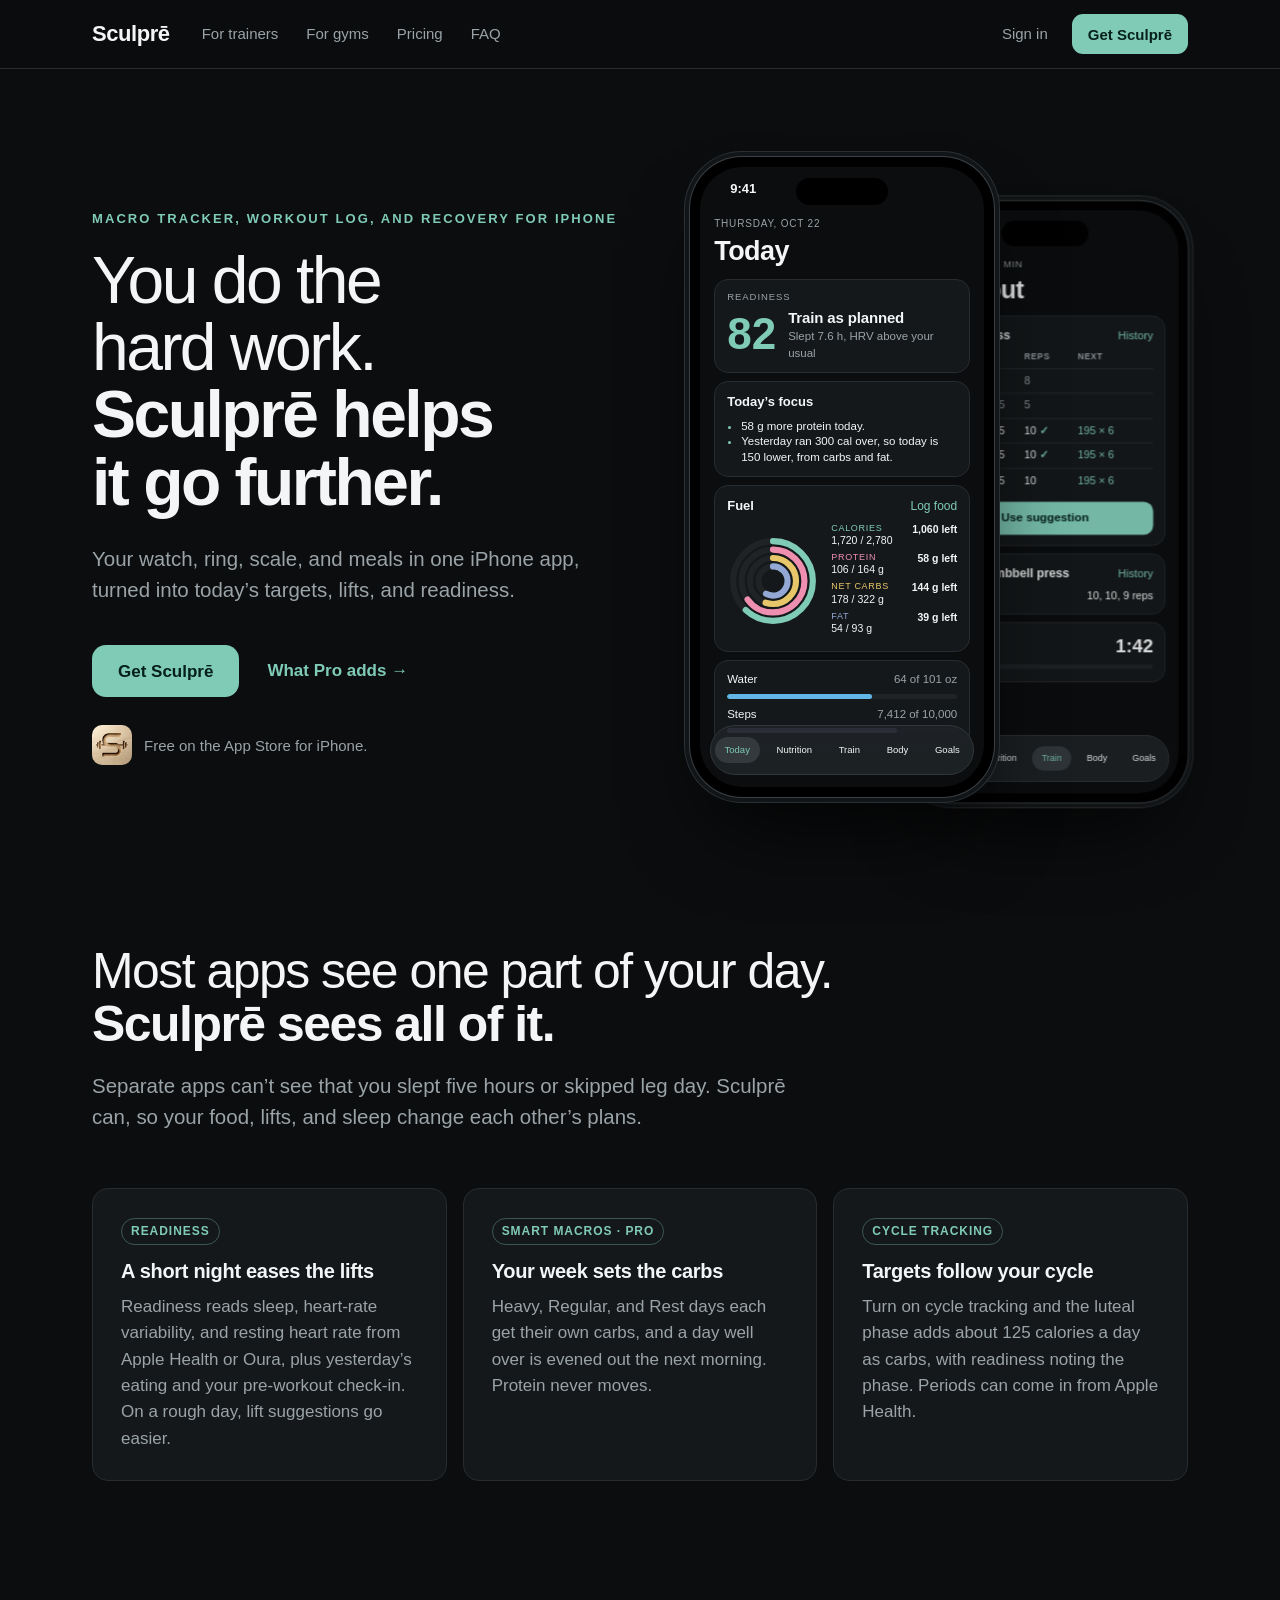
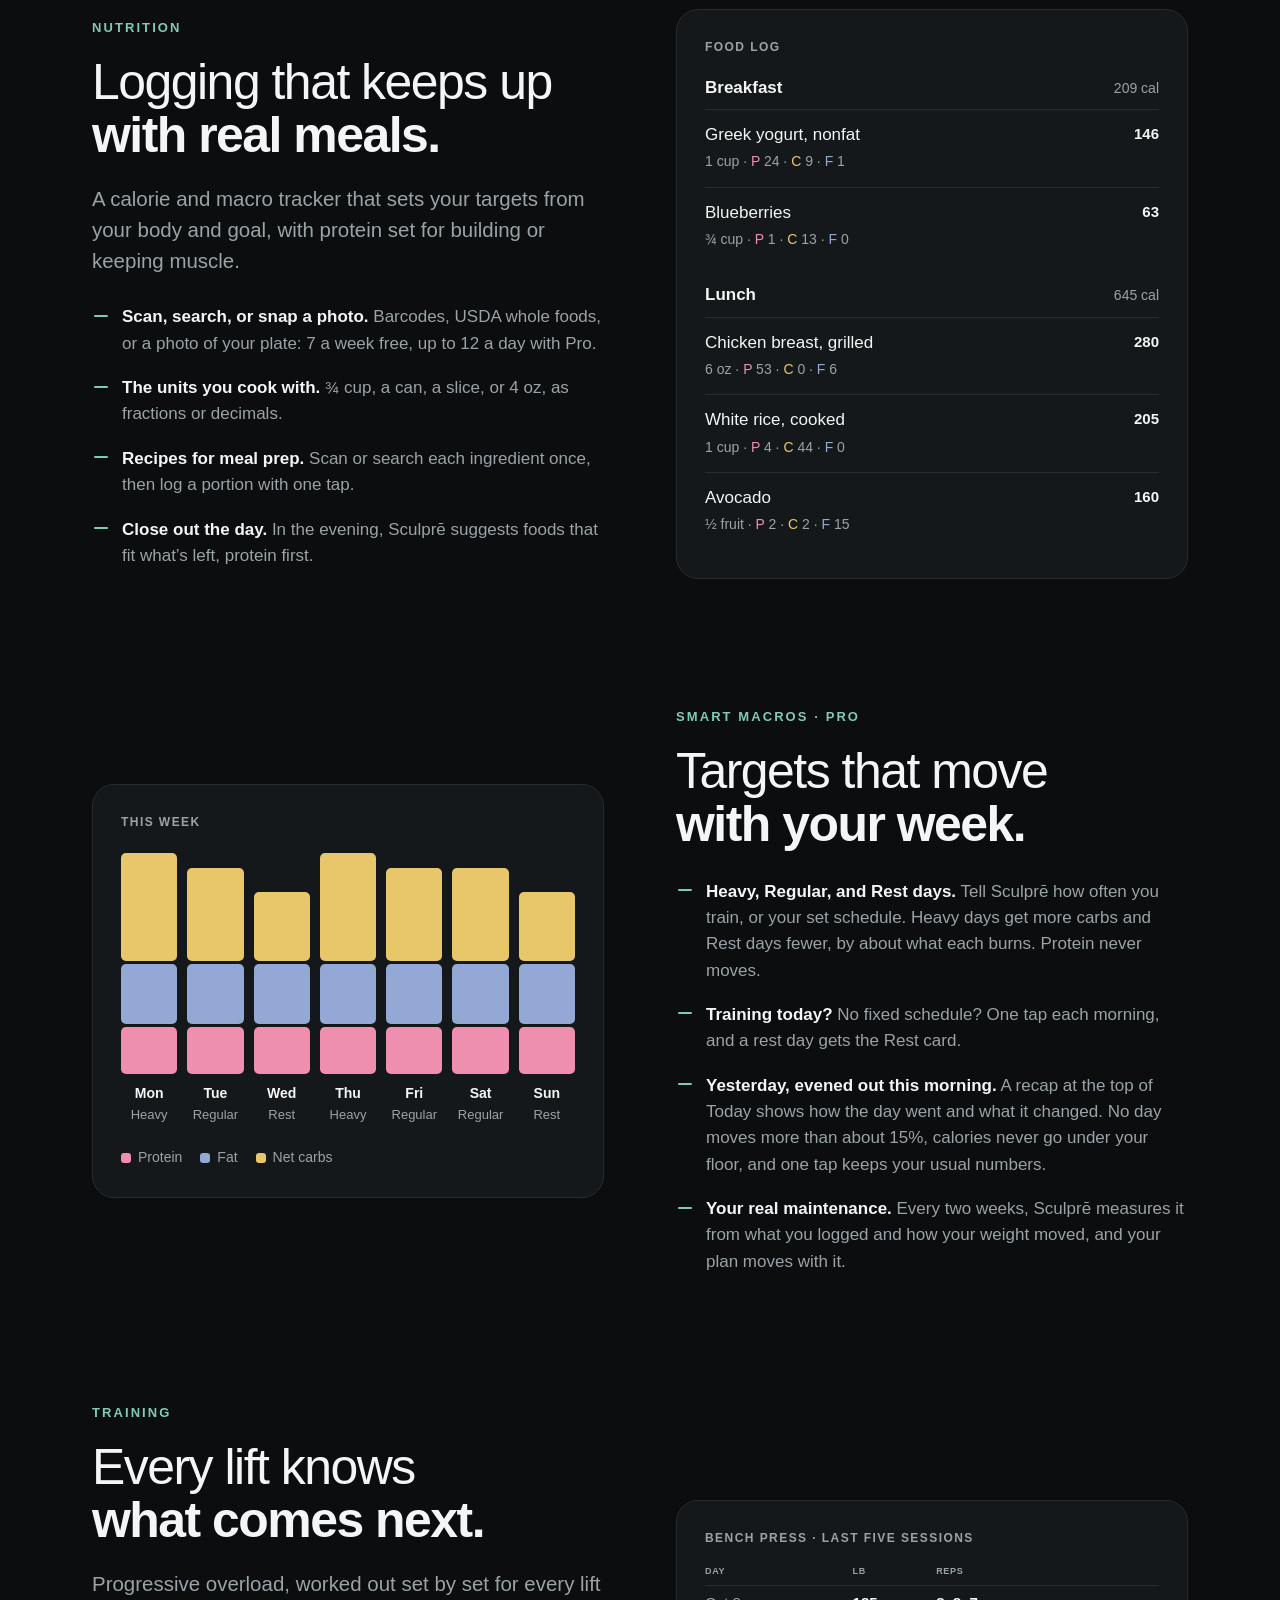
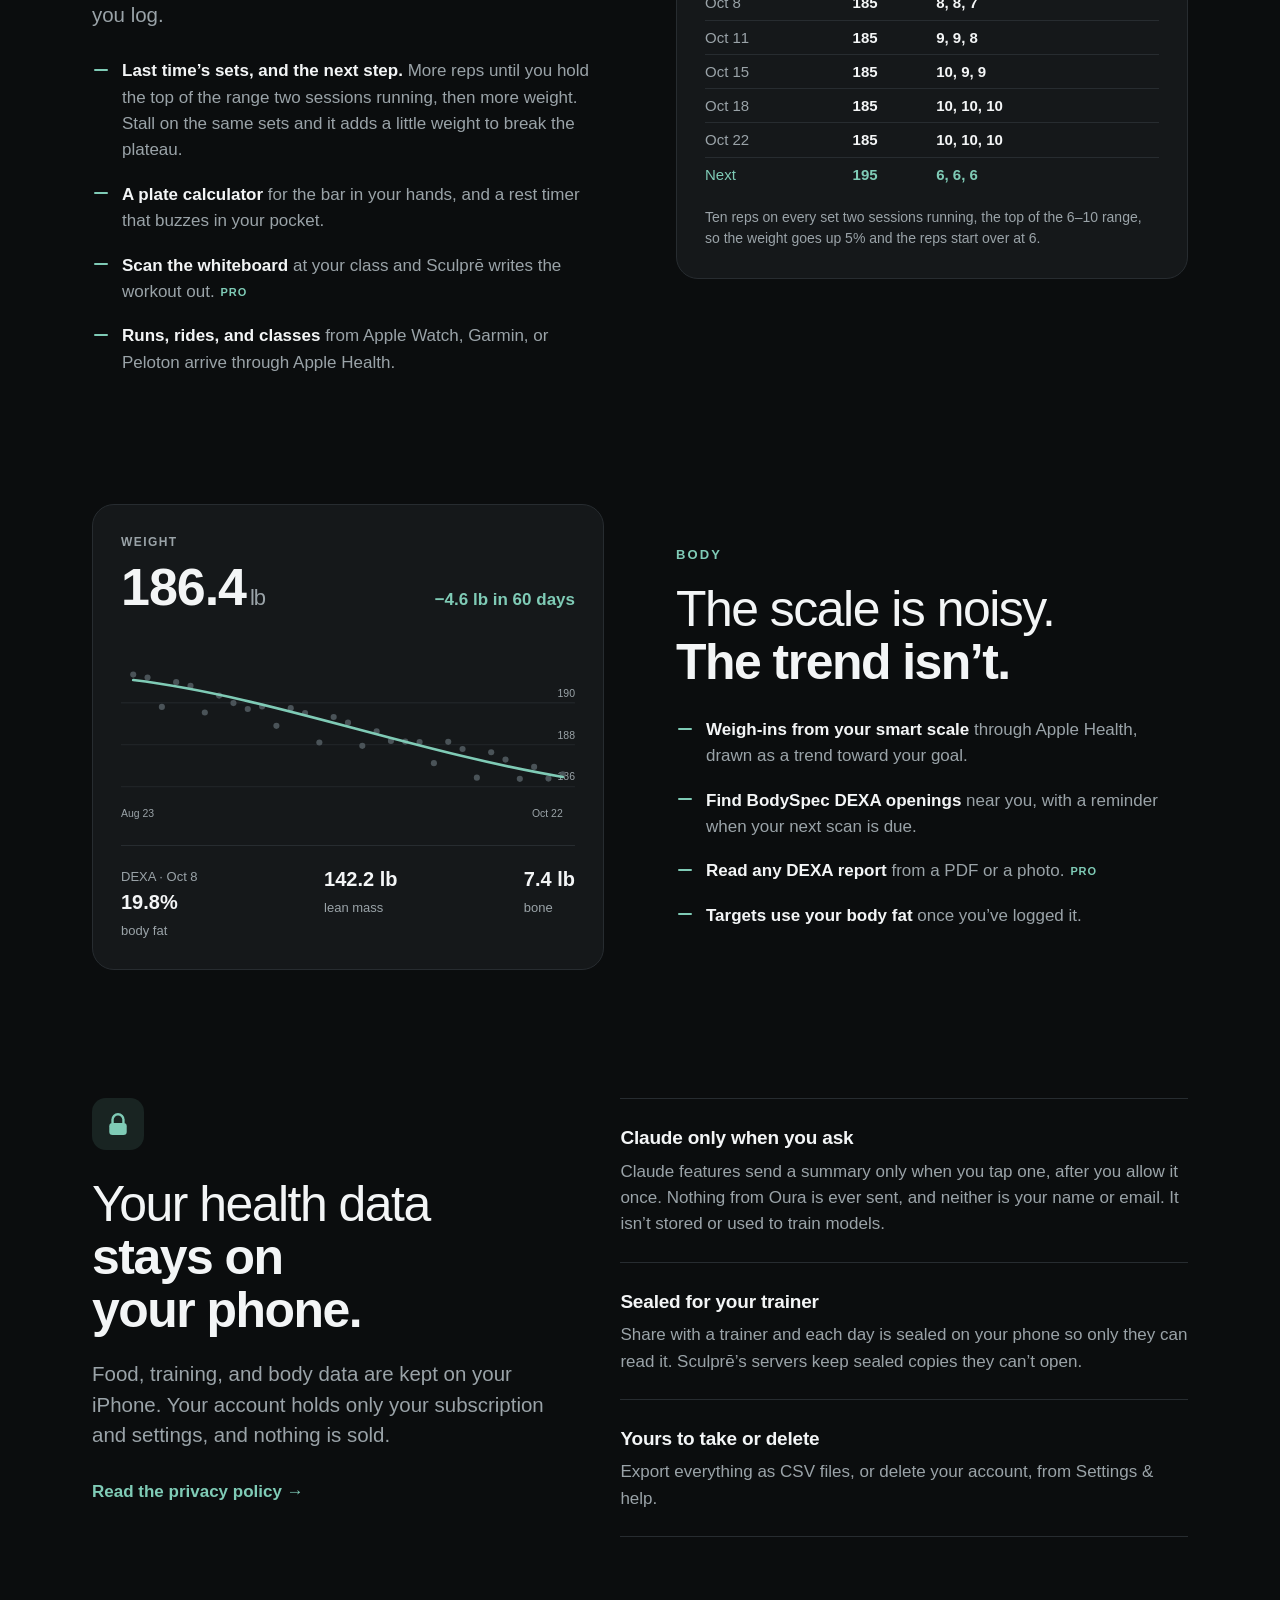
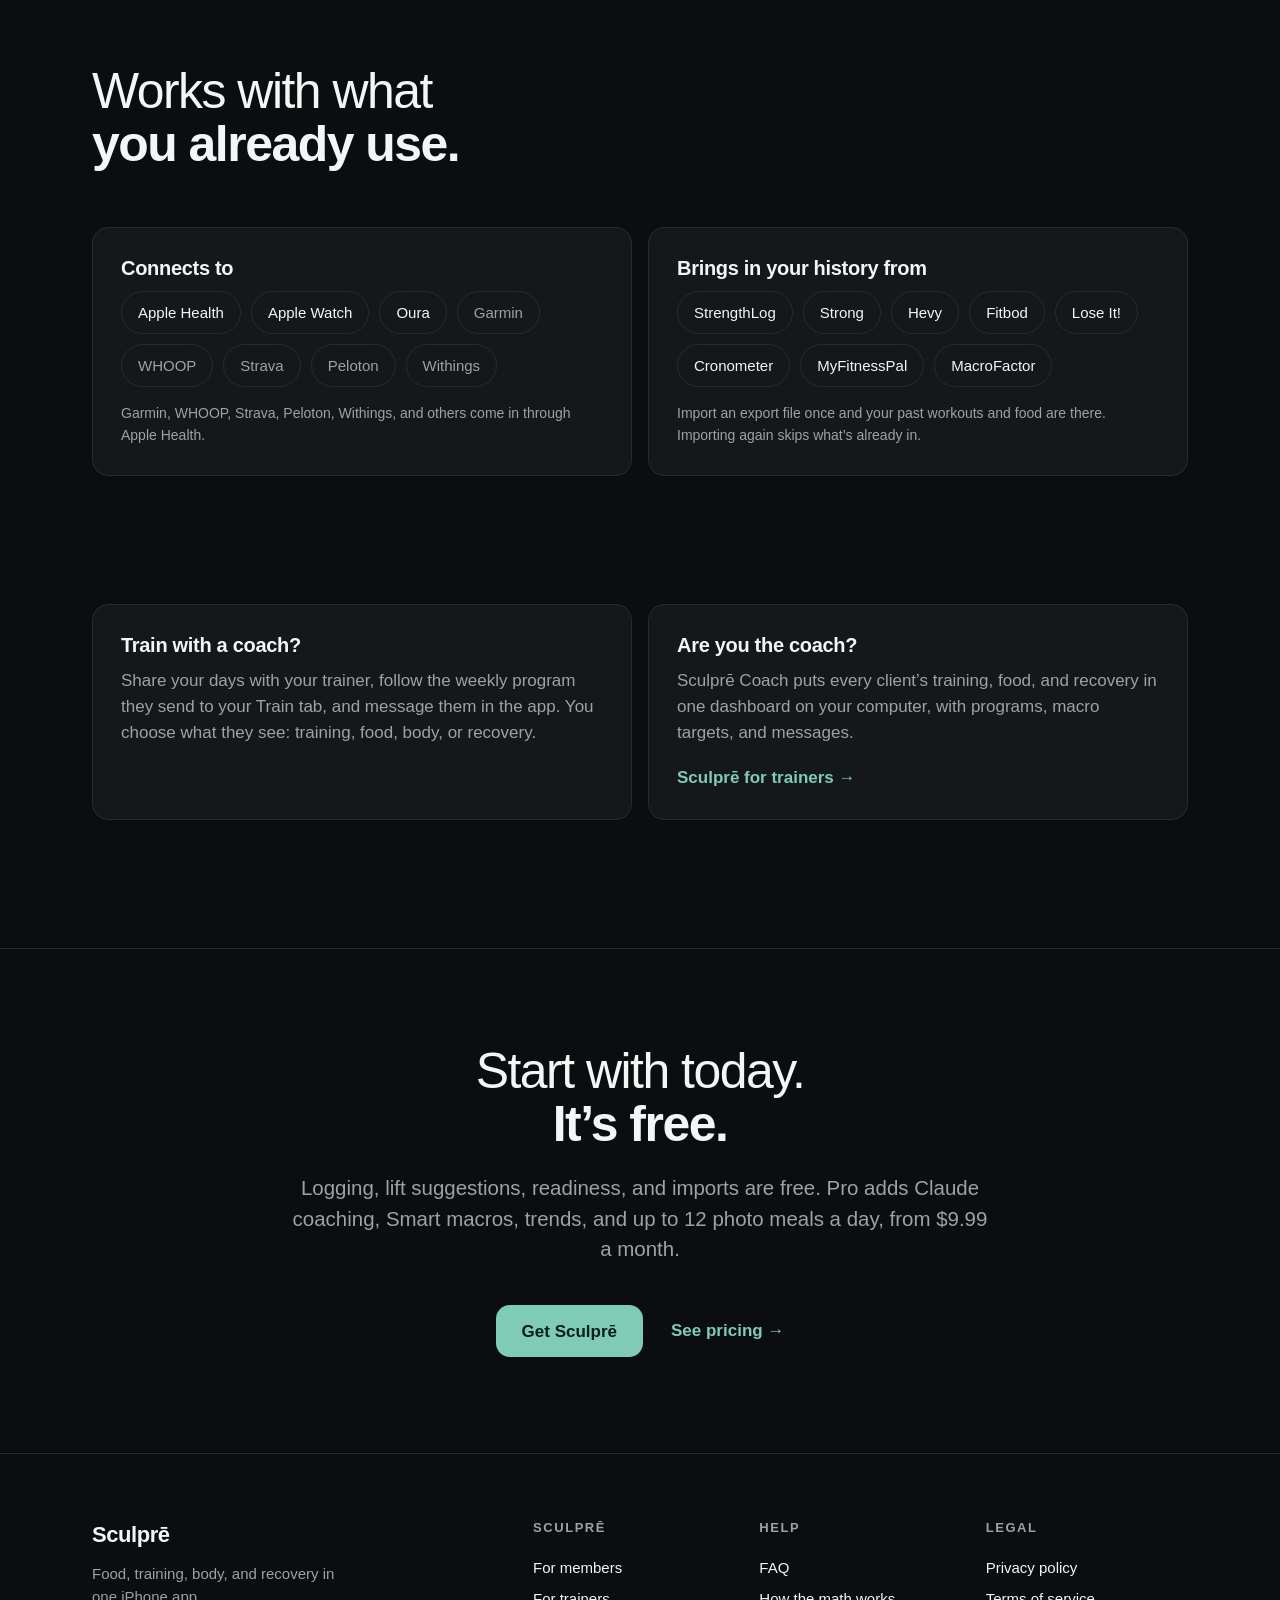
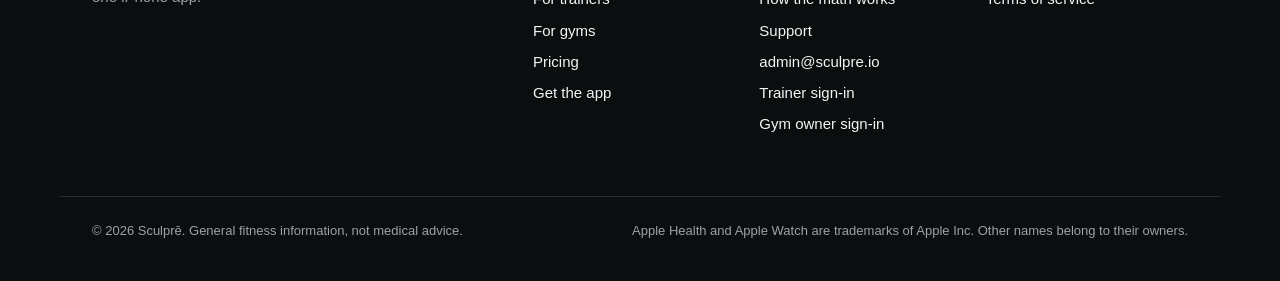
<file: index.html>
<!doctype html>
<html lang="en">
<head>
  <meta charset="utf-8">
  <meta name="viewport" content="width=device-width, initial-scale=1, viewport-fit=cover">
  <title>Sculprē: macro tracker, workout log, and recovery for iPhone</title>
  <meta name="description" content="Track food, lifts, body, and recovery in one iPhone app. Sculprē sets your macros, plans each lift’s next sets, and reads recovery from Apple Health or Oura.">
  
  <link rel="canonical" href="https://sculpre.io/">
  <meta name="theme-color" content="#0B0D0E">
  <meta name="color-scheme" content="dark">
  <meta property="og:type" content="website">
  <meta property="og:site_name" content="Sculprē">
  <meta property="og:title" content="Sculprē: macro tracker, workout log, and recovery for iPhone">
  <meta property="og:description" content="Track food, lifts, body, and recovery in one iPhone app. Sculprē sets your macros, plans each lift’s next sets, and reads recovery from Apple Health or Oura.">
  <meta property="og:url" content="https://sculpre.io/">
  <meta property="og:image" content="https://sculpre.io/assets/og.png?v=3">
  <meta property="og:image:width" content="1200">
  <meta property="og:image:height" content="630">
  <meta property="og:image:alt" content="Sculprē: you do the hard work. Sculprē helps it go further.">
  <meta property="og:locale" content="en_US">
  <meta name="twitter:card" content="summary_large_image">
  <meta name="apple-itunes-app" content="app-id=6816453981">
  <link rel="icon" type="image/png" href="/assets/icon-64.png">
  <link rel="apple-touch-icon" href="/assets/apple-touch-icon.png">
  <link rel="stylesheet" href="/assets/site.css">
  <script type="application/ld+json">{"@context":"https://schema.org","@graph":[{"@type":"Organization","@id":"https://sculpre.io/#org","name":"Sculprē","url":"https://sculpre.io/","logo":"https://sculpre.io/assets/apple-touch-icon.png","email":"admin@sculpre.io"},{"@type":"WebSite","name":"Sculprē","url":"https://sculpre.io/","publisher":{"@id":"https://sculpre.io/#org"}},{"@type":"MobileApplication","name":"Sculprē","operatingSystem":"iOS","applicationCategory":"HealthApplication","description":"A macro tracker, workout log, and recovery tracker in one iPhone app, with lift suggestions, readiness from Apple Health or Oura, and Claude coaching with Sculprē Pro.","url":"https://sculpre.io/","image":"https://sculpre.io/assets/og.png","offers":{"@type":"Offer","price":"0","priceCurrency":"USD"},"publisher":{"@id":"https://sculpre.io/#org"}}]}</script>
</head>
<body>
  <a class="skip" href="#main">Skip to content</a>
  <header class="top">
    <div class="wrap top-row">
      <a class="wordmark" href="/" aria-label="Sculprē home">Sculprē</a>
      <nav class="nav" aria-label="Main">
        <a href="/coach/">For trainers</a>
        <a href="/gyms/">For gyms</a>
        <a href="/pricing/">Pricing</a>
        <a href="/faq/">FAQ</a>
      </nav>
      <div class="top-actions">
        <a class="quiet-link hide-sm" href="https://emontiel-health.expo.app">Sign in</a>
        <a class="btn btn-sm" href="/get/">Get Sculprē</a>
      </div>
    </div>
  </header>

  <main id="main">
    <section class="hero">
      <div class="wrap hero-grid">
        <div>
          <p class="eyebrow">Macro tracker, workout log, and recovery for iPhone</p>
          <h1 class="display"><span class="thin">You do the hard work.</span> <span class="bold">Sculprē helps it go further.</span></h1>
          <p class="lead">Your watch, ring, scale, and meals in one iPhone app, turned into today’s targets, lifts, and readiness.</p>
          <div class="cta-row">
            <a class="btn" href="/get/">Get Sculprē</a>
            <a class="text-link" href="/pricing/">What Pro adds</a>
          </div>
          <p class="cta-note"><img src="/assets/icon-64.png" alt="" width="40" height="40">Free on the App Store for iPhone.</p>
        </div>

        <div class="phones" role="img" aria-label="Sculprē on iPhone: the Today screen with readiness 82 and the day’s calories and macros, and a bench press workout suggesting 195 pounds for 6 next time.">
          <div class="phone phone-back" aria-hidden="true">
            <div class="screen">
              <div class="island"></div><div class="status">9:41</div>
              <div class="s-date">Push day · 38 min</div>
              <div class="s-title">Workout</div>
              <div class="s-card">
                <div class="s-head">Bench press <span>History</span></div>
                <table class="sets">
                  <thead><tr><th>SET</th><th>LB</th><th>REPS</th><th>NEXT</th></tr></thead>
                  <tbody>
                    <tr class="wu"><td>WU1</td><td>95</td><td>8</td><td></td></tr>
                    <tr class="wu"><td>WU2</td><td>135</td><td>5</td><td></td></tr>
                    <tr><td>1</td><td>185</td><td>10 <span class="done">✓</span></td><td class="next">195 × 6</td></tr>
                    <tr><td>2</td><td>185</td><td>10 <span class="done">✓</span></td><td class="next">195 × 6</td></tr>
                    <tr><td>3</td><td>185</td><td>10</td><td class="next">195 × 6</td></tr>
                  </tbody>
                </table>
                <span class="s-btn">Use suggestion</span>
              </div>
              <div class="s-card">
                <div class="s-head">Incline dumbbell press <span>History</span></div>
                <div class="s-row"><span class="muted">3 sets · 60 lb</span><span>10, 10, 9 reps</span></div>
              </div>
              <div class="s-card">
                <div class="s-row"><span class="s-label">Rest</span><span class="num" style="font-size:20px">1:42</span></div>
                <div class="s-bar"><i style="width:15%;background:var(--accent)"></i></div>
              </div>
              <div class="s-tabs"><span>Today</span><span>Nutrition</span><span class="on">Train</span><span>Body</span><span>Goals</span></div>
            </div>
          </div>

          <div class="phone phone-front" aria-hidden="true">
            <div class="screen">
              <div class="island"></div><div class="status">9:41</div>
              <div class="s-date">Thursday, Oct 22</div>
              <div class="s-title">Today</div>
              <div class="s-card">
                <div class="s-label">Readiness</div>
                <div class="s-ready"><span class="num">82</span><div><b>Train as planned</b><small>Slept 7.6 h, HRV above your usual</small></div></div>
              </div>
              <div class="s-card">
                <div class="s-head">Today’s focus</div>
                <ul class="s-list">
                  <li>58 g more protein today.</li>
                  <li>Yesterday ran 300 cal over, so today is 150 lower, from carbs and fat.</li>
                </ul>
              </div>
              <div class="s-card">
                <div class="s-head">Fuel <span>Log food</span></div>
                <div class="s-fuel">
                  <svg class="wheel" viewBox="0 0 120 120" width="92" height="92">
                    <circle class="track" cx="60" cy="60" r="52"/><circle class="arc" cx="60" cy="60" r="52" pathLength="100" style="stroke:var(--accent);stroke-dashoffset:38"/>
                    <circle class="track" cx="60" cy="60" r="41"/><circle class="arc" cx="60" cy="60" r="41" pathLength="100" style="stroke:var(--protein);stroke-dashoffset:35"/>
                    <circle class="track" cx="60" cy="60" r="30"/><circle class="arc" cx="60" cy="60" r="30" pathLength="100" style="stroke:var(--carbs);stroke-dashoffset:45"/>
                    <circle class="track" cx="60" cy="60" r="19"/><circle class="arc" cx="60" cy="60" r="19" pathLength="100" style="stroke:var(--fat);stroke-dashoffset:42"/>
                  </svg>
                  <div>
                    <div class="s-macro"><span><em style="color:var(--accent)">Calories</em>1,720 / 2,780</span><b>1,060 left</b></div>
                    <div class="s-macro"><span><em class="m-p">Protein</em>106 / 164 g</span><b>58 g left</b></div>
                    <div class="s-macro"><span><em class="m-c">Net carbs</em>178 / 322 g</span><b>144 g left</b></div>
                    <div class="s-macro"><span><em class="m-f">Fat</em>54 / 93 g</span><b>39 g left</b></div>
                  </div>
                </div>
              </div>
              <div class="s-card">
                <div class="s-row"><span>Water</span><span class="muted">64 of 101 oz</span></div>
                <div class="s-bar"><i style="width:63%;background:var(--water)"></i></div>
                <div class="s-row" style="margin-top:8px"><span>Steps</span><span class="muted">7,412 of 10,000</span></div>
                <div class="s-bar"><i style="width:74%;background:var(--steps)"></i></div>
              </div>
              <div class="s-tabs"><span class="on">Today</span><span>Nutrition</span><span>Train</span><span>Body</span><span>Goals</span></div>
            </div>
          </div>
        </div>
      </div>
    </section>

    <section class="section">
      <div class="wrap">
        <div class="section-head">
          <h2 class="title"><span class="thin">Most apps see one part of your day.</span> <span class="bold">Sculprē sees all of it.</span></h2>
          <p class="lead">Separate apps can’t see that you slept five hours or skipped leg day. Sculprē can, so your food, lifts, and sleep change each other’s plans.</p>
        </div>
        <div class="grid-3">
          <article class="card">
            <span class="tag">READINESS</span>
            <h3>A short night eases the lifts</h3>
            <p>Readiness reads sleep, heart-rate variability, and resting heart rate from Apple Health or Oura, plus yesterday’s eating and your pre-workout check-in. On a rough day, lift suggestions go easier.</p>
          </article>
          <article class="card">
            <span class="tag">SMART MACROS · PRO</span>
            <h3>Your week sets the carbs</h3>
            <p>Heavy, Regular, and Rest days each get their own carbs, and a day well over is evened out the next morning. Protein never moves.</p>
          </article>
          <article class="card">
            <span class="tag">CYCLE TRACKING</span>
            <h3>Targets follow your cycle</h3>
            <p>Turn on cycle tracking and the luteal phase adds about 125 calories a day as carbs, with readiness noting the phase. Periods can come in from Apple Health.</p>
          </article>
        </div>
      </div>
    </section>

    <section class="section">
      <div class="wrap feature">
        <div class="feature-copy">
          <p class="eyebrow">Nutrition</p>
          <h2 class="title"><span class="thin">Logging that keeps up</span> <span class="bold">with real meals.</span></h2>
          <p class="lead">A calorie and macro tracker that sets your targets from your body and goal, with protein set for building or keeping muscle.</p>
          <ul class="points">
            <li><strong>Scan, search, or snap a photo.</strong> Barcodes, USDA whole foods, or a photo of your plate: 7 a week free, up to 12 a day with Pro.</li>
            <li><strong>The units you cook with.</strong> ¾ cup, a can, a slice, or 4 oz, as fractions or decimals.</li>
            <li><strong>Recipes for meal prep.</strong> Scan or search each ingredient once, then log a portion with one tap.</li>
            <li><strong>Close out the day.</strong> In the evening, Sculprē suggests foods that fit what’s left, protein first.</li>
          </ul>
        </div>
        <div class="panel" role="img" aria-label="A food diary: Greek yogurt and blueberries at breakfast, grilled chicken, rice, and avocado at lunch, each with protein, carbs, fat, and calories.">
          <div aria-hidden="true">
            <div class="panel-label">Food log</div>
            <div class="diary-meal">Breakfast <span class="num">209 cal</span></div>
            <div class="diary-item"><div><b>Greek yogurt, nonfat</b><small>1 cup · <span class="m-p">P</span> 24 · <span class="m-c">C</span> 9 · <span class="m-f">F</span> 1</small></div><span class="kcal num">146</span></div>
            <div class="diary-item"><div><b>Blueberries</b><small>¾ cup · <span class="m-p">P</span> 1 · <span class="m-c">C</span> 13 · <span class="m-f">F</span> 0</small></div><span class="kcal num">63</span></div>
            <div class="diary-meal">Lunch <span class="num">645 cal</span></div>
            <div class="diary-item"><div><b>Chicken breast, grilled</b><small>6 oz · <span class="m-p">P</span> 53 · <span class="m-c">C</span> 0 · <span class="m-f">F</span> 6</small></div><span class="kcal num">280</span></div>
            <div class="diary-item"><div><b>White rice, cooked</b><small>1 cup · <span class="m-p">P</span> 4 · <span class="m-c">C</span> 44 · <span class="m-f">F</span> 0</small></div><span class="kcal num">205</span></div>
            <div class="diary-item"><div><b>Avocado</b><small>½ fruit · <span class="m-p">P</span> 2 · <span class="m-c">C</span> 2 · <span class="m-f">F</span> 15</small></div><span class="kcal num">160</span></div>
          </div>
        </div>
      </div>
    </section>

    <section class="section">
      <div class="wrap feature flip">
        <div class="feature-copy">
          <p class="eyebrow">Smart macros · Pro</p>
          <h2 class="title"><span class="thin">Targets that move</span> <span class="bold">with your week.</span></h2>
          <ul class="points">
            <li><strong>Heavy, Regular, and Rest days.</strong> Tell Sculprē how often you train, or your set schedule. Heavy days get more carbs and Rest days fewer, by about what each burns. Protein never moves.</li>
            <li><strong>Training today?</strong> No fixed schedule? One tap each morning, and a rest day gets the Rest card.</li>
            <li><strong>Yesterday, evened out this morning.</strong> A recap at the top of Today shows how the day went and what it changed. No day moves more than about 15%, calories never go under your floor, and one tap keeps your usual numbers.</li>
            <li><strong>Your real maintenance.</strong> Every two weeks, Sculprē measures it from what you logged and how your weight moved, and your plan moves with it.</li>
          </ul>
        </div>
        <div class="panel" role="img" aria-label="A week of targets: Heavy days at 2,980 calories, Regular days at 2,780, and Rest days at 2,450. Only carbs change; protein and fat stay the same.">
          <div aria-hidden="true">
            <div class="panel-label">This week</div>
            <div class="week">
              <div class="week-day"><i class="c" style="height:108px"></i><i class="f" style="height:60px"></i><i class="p" style="height:47px"></i></div>
              <div class="week-day"><i class="c" style="height:93px"></i><i class="f" style="height:60px"></i><i class="p" style="height:47px"></i></div>
              <div class="week-day"><i class="c" style="height:69px"></i><i class="f" style="height:60px"></i><i class="p" style="height:47px"></i></div>
              <div class="week-day"><i class="c" style="height:108px"></i><i class="f" style="height:60px"></i><i class="p" style="height:47px"></i></div>
              <div class="week-day"><i class="c" style="height:93px"></i><i class="f" style="height:60px"></i><i class="p" style="height:47px"></i></div>
              <div class="week-day"><i class="c" style="height:93px"></i><i class="f" style="height:60px"></i><i class="p" style="height:47px"></i></div>
              <div class="week-day"><i class="c" style="height:69px"></i><i class="f" style="height:60px"></i><i class="p" style="height:47px"></i></div>
            </div>
            <div class="week-names">
              <span><b>Mon</b>Heavy</span><span><b>Tue</b>Regular</span><span><b>Wed</b>Rest</span><span><b>Thu</b>Heavy</span><span><b>Fri</b>Regular</span><span><b>Sat</b>Regular</span><span><b>Sun</b>Rest</span>
            </div>
            <div class="legend">
              <span><i style="background:var(--protein)"></i>Protein</span>
              <span><i style="background:var(--fat)"></i>Fat</span>
              <span><i style="background:var(--carbs)"></i>Net carbs</span>
            </div>
          </div>
        </div>
      </div>
    </section>

    <section class="section">
      <div class="wrap feature">
        <div class="feature-copy">
          <p class="eyebrow">Training</p>
          <h2 class="title"><span class="thin">Every lift knows</span> <span class="bold">what comes next.</span></h2>
          <p class="lead">Progressive overload, worked out set by set for every lift you log.</p>
          <ul class="points">
            <li><strong>Last time’s sets, and the next step.</strong> More reps until you hold the top of the range two sessions running, then more weight. Stall on the same sets and it adds a little weight to break the plateau.</li>
            <li><strong>A plate calculator</strong> for the bar in your hands, and a rest timer that buzzes in your pocket.</li>
            <li><strong>Scan the whiteboard</strong> at your class and Sculprē writes the workout out.<span class="pro-mark">PRO</span></li>
            <li><strong>Runs, rides, and classes</strong> from Apple Watch, Garmin, or Peloton arrive through Apple Health.</li>
          </ul>
        </div>
        <div class="panel" role="img" aria-label="Bench press, last five sessions at 185 pounds: from 8, 8, and 7 reps up to 10 on every set two sessions running, with 195 for 6 suggested next.">
          <div aria-hidden="true">
            <div class="panel-label">Bench press · last five sessions</div>
            <table class="sets" style="font-size:15px;margin-top:18px">
              <thead><tr><th>DAY</th><th>LB</th><th>REPS</th></tr></thead>
              <tbody>
                <tr><td class="muted">Oct 8</td><td class="num">185</td><td class="num">8, 8, 7</td></tr>
                <tr><td class="muted">Oct 11</td><td class="num">185</td><td class="num">9, 9, 8</td></tr>
                <tr><td class="muted">Oct 15</td><td class="num">185</td><td class="num">10, 9, 9</td></tr>
                <tr><td class="muted">Oct 18</td><td class="num">185</td><td class="num">10, 10, 10</td></tr>
                <tr><td class="muted">Oct 22</td><td class="num">185</td><td class="num">10, 10, 10</td></tr>
                <tr><td class="next">Next</td><td class="num next">195</td><td class="num next">6, 6, 6</td></tr>
              </tbody>
            </table>
            <p class="small" style="margin-top:16px">Ten reps on every set two sessions running, the top of the 6–10 range, so the weight goes up 5% and the reps start over at 6.</p>
          </div>
        </div>
      </div>
    </section>

    <section class="section">
      <div class="wrap feature flip">
        <div class="feature-copy">
          <p class="eyebrow">Body</p>
          <h2 class="title"><span class="thin">The scale is noisy.</span> <span class="bold">The trend isn’t.</span></h2>
          <ul class="points">
            <li><strong>Weigh-ins from your smart scale</strong> through Apple Health, drawn as a trend toward your goal.</li>
            <li><strong>Find BodySpec DEXA openings</strong> near you, with a reminder when your next scan is due.</li>
            <li><strong>Read any DEXA report</strong> from a PDF or a photo.<span class="pro-mark">PRO</span></li>
            <li><strong>Targets use your body fat</strong> once you’ve logged it.</li>
          </ul>
        </div>
        <div class="panel" role="img" aria-label="Weight down from 191 to 186.4 pounds over 60 days, with a DEXA scan showing 19.8% body fat.">
          <div aria-hidden="true">
            <div class="chart-top">
              <div><div class="panel-label">Weight</div><div class="num" style="margin-top:10px">186.4<small>lb</small></div></div>
              <div class="delta">−4.6 lb in 60 days</div>
            </div>
            <svg class="chart" viewBox="0 0 520 210">
              <line class="goal" x1="0" x2="520" y1="73" y2="73" style="stroke-dasharray:none;stroke:#1F2326"/><text x="520" y="66" text-anchor="end">190</text>
              <line x1="0" x2="520" y1="121" y2="121" style="stroke:#1F2326;stroke-width:1.5"/><text x="520" y="114" text-anchor="end">188</text>
              <line x1="0" x2="520" y1="169" y2="169" style="stroke:#1F2326;stroke-width:1.5"/><text x="520" y="162" text-anchor="end">186</text>
              <circle class="dot" cx="14.0" cy="40.8" r="3.5"/><circle class="dot" cx="30.4" cy="44.1" r="3.5"/><circle class="dot" cx="46.8" cy="77.8" r="3.5"/><circle class="dot" cx="63.2" cy="49.4" r="3.5"/><circle class="dot" cx="79.6" cy="53.7" r="3.5"/><circle class="dot" cx="96.0" cy="84.2" r="3.5"/><circle class="dot" cx="112.4" cy="64.8" r="3.5"/><circle class="dot" cx="128.8" cy="73.4" r="3.5"/><circle class="dot" cx="145.2" cy="80.1" r="3.5"/><circle class="dot" cx="161.6" cy="77.3" r="3.5"/><circle class="dot" cx="178.0" cy="99.5" r="3.5"/><circle class="dot" cx="194.4" cy="79.2" r="3.5"/><circle class="dot" cx="210.8" cy="84.9" r="3.5"/><circle class="dot" cx="227.2" cy="118.6" r="3.5"/><circle class="dot" cx="243.6" cy="89.4" r="3.5"/><circle class="dot" cx="260.0" cy="95.8" r="3.5"/><circle class="dot" cx="276.4" cy="122.4" r="3.5"/><circle class="dot" cx="292.8" cy="105.6" r="3.5"/><circle class="dot" cx="309.2" cy="116.7" r="3.5"/><circle class="dot" cx="325.6" cy="117.5" r="3.5"/><circle class="dot" cx="342.0" cy="118.0" r="3.5"/><circle class="dot" cx="358.4" cy="142.2" r="3.5"/><circle class="dot" cx="374.8" cy="117.8" r="3.5"/><circle class="dot" cx="391.2" cy="126.0" r="3.5"/><circle class="dot" cx="407.6" cy="158.8" r="3.5"/><circle class="dot" cx="424.0" cy="129.7" r="3.5"/><circle class="dot" cx="440.4" cy="138.1" r="3.5"/><circle class="dot" cx="456.8" cy="160.2" r="3.5"/><circle class="dot" cx="473.2" cy="146.5" r="3.5"/><circle class="dot" cx="489.6" cy="159.9" r="3.5"/><circle class="dot" cx="506.0" cy="154.9" r="3.5"/>
              <path class="trend" d="M14 47 C 170 66, 330 128, 506 158"/>
              <text x="0" y="204">Aug 23</text><text x="506" y="204" text-anchor="end">Oct 22</text>
            </svg>
            <div class="scan">
              <div><span>DEXA · Oct 8</span><b>19.8%</b><span>body fat</span></div>
              <div><b>142.2 lb</b><span>lean mass</span></div>
              <div><b>7.4 lb</b><span>bone</span></div>
            </div>
          </div>
        </div>
      </div>
    </section>

    <section class="section">
      <div class="wrap privacy">
        <div>
          <div class="lock" aria-hidden="true"><svg width="22" height="24" viewBox="0 0 20 22"><path d="M5 10V7a5 5 0 0 1 10 0v3" stroke="#7FCBB6" stroke-width="2.2" fill="none" stroke-linecap="round"/><rect x="2" y="10" width="16" height="11" rx="3" fill="#7FCBB6"/></svg></div>
          <h2 class="title"><span class="thin">Your health data</span> <span class="bold">stays on your phone.</span></h2>
          <p class="lead" style="margin-top:22px">Food, training, and body data are kept on your iPhone. Your account holds only your subscription and settings, and nothing is sold.</p>
          <p style="margin-top:28px"><a class="text-link" href="https://emontiel-health.expo.app/privacy">Read the privacy policy</a></p>
        </div>
        <div class="facts">
          <div class="fact"><h3>Claude only when you ask</h3><p>Claude features send a summary only when you tap one, after you allow it once. Nothing from Oura is ever sent, and neither is your name or email. It isn’t stored or used to train models.</p></div>
          <div class="fact"><h3>Sealed for your trainer</h3><p>Share with a trainer and each day is sealed on your phone so only they can read it. Sculprē’s servers keep sealed copies they can’t open.</p></div>
          <div class="fact"><h3>Yours to take or delete</h3><p>Export everything as CSV files, or delete your account, from Settings &amp; help.</p></div>
        </div>
      </div>
    </section>

    <section class="section">
      <div class="wrap">
        <div class="section-head">
          <h2 class="title"><span class="thin">Works with what</span> <span class="bold">you already use.</span></h2>
        </div>
        <div class="grid-2">
          <div class="card">
            <h3>Connects to</h3>
            <div class="names"><span>Apple Health</span><span>Apple Watch</span><span>Oura</span><span class="via">Garmin</span><span class="via">WHOOP</span><span class="via">Strava</span><span class="via">Peloton</span><span class="via">Withings</span></div>
            <p class="small" style="margin-top:16px">Garmin, WHOOP, Strava, Peloton, Withings, and others come in through Apple Health.</p>
          </div>
          <div class="card">
            <h3>Brings in your history from</h3>
            <div class="names"><span>StrengthLog</span><span>Strong</span><span>Hevy</span><span>Fitbod</span><span>Lose It!</span><span>Cronometer</span><span>MyFitnessPal</span><span>MacroFactor</span></div>
            <p class="small" style="margin-top:16px">Import an export file once and your past workouts and food are there. Importing again skips what’s already in.</p>
          </div>
        </div>
      </div>
    </section>

    <section class="section">
      <div class="wrap grid-2">
        <div class="card">
          <h3>Train with a coach?</h3>
          <p>Share your days with your trainer, follow the weekly program they send to your Train tab, and message them in the app. You choose what they see: training, food, body, or recovery.</p>
        </div>
        <div class="card">
          <h3>Are you the coach?</h3>
          <p>Sculprē Coach puts every client’s training, food, and recovery in one dashboard on your computer, with programs, macro targets, and messages.</p>
          <p style="margin-top:18px"><a class="text-link" href="/coach/">Sculprē for trainers</a></p>
        </div>
      </div>
    </section>

    <section class="closing">
      <div class="wrap">
        <h2 class="title"><span class="thin">Start with today.</span> <span class="bold">It’s free.</span></h2>
        <p class="lead" style="margin:22px auto 0">Logging, lift suggestions, readiness, and imports are free. Pro adds Claude coaching, Smart macros, trends, and up to 12 photo meals a day, from $9.99 a month.</p>
        <div class="cta-row">
          <a class="btn" href="/get/">Get Sculprē</a>
          <a class="text-link" href="/pricing/">See pricing</a>
        </div>
      </div>
    </section>

  </main>

  <footer class="foot">
    <div class="wrap foot-grid">
      <div class="foot-brand">
        <a class="wordmark" href="/">Sculprē</a>
        <p>Food, training, body, and recovery in one iPhone app.</p>
      </div>
      <nav class="foot-links" aria-label="Footer">
        <div>
          <p class="foot-h">Sculprē</p>
          <a href="/">For members</a>
          <a href="/coach/">For trainers</a>
          <a href="/gyms/">For gyms</a>
          <a href="/pricing/">Pricing</a>
          <a href="/get/">Get the app</a>
        </div>
        <div>
          <p class="foot-h">Help</p>
          <a href="/faq/">FAQ</a>
          <a href="/how-it-works/">How the math works</a>
          <a href="https://emontiel-health.expo.app/support">Support</a>
          <a href="mailto:admin@sculpre.io">admin@sculpre.io</a>
          <a href="https://emontiel-health.expo.app">Trainer sign-in</a>
          <a href="https://emontiel-health.expo.app/gym">Gym owner sign-in</a>
        </div>
        <div>
          <p class="foot-h">Legal</p>
          <a href="https://emontiel-health.expo.app/privacy">Privacy policy</a>
          <a href="https://emontiel-health.expo.app/terms">Terms of service</a>
        </div>
      </nav>
    </div>
    <div class="wrap foot-base">
      <p>© 2026 Sculprē. General fitness information, not medical advice.</p>
      <p>Apple Health and Apple Watch are trademarks of Apple Inc. Other names belong to their owners.</p>
    </div>
  </footer>
</body>
</html>
</file>
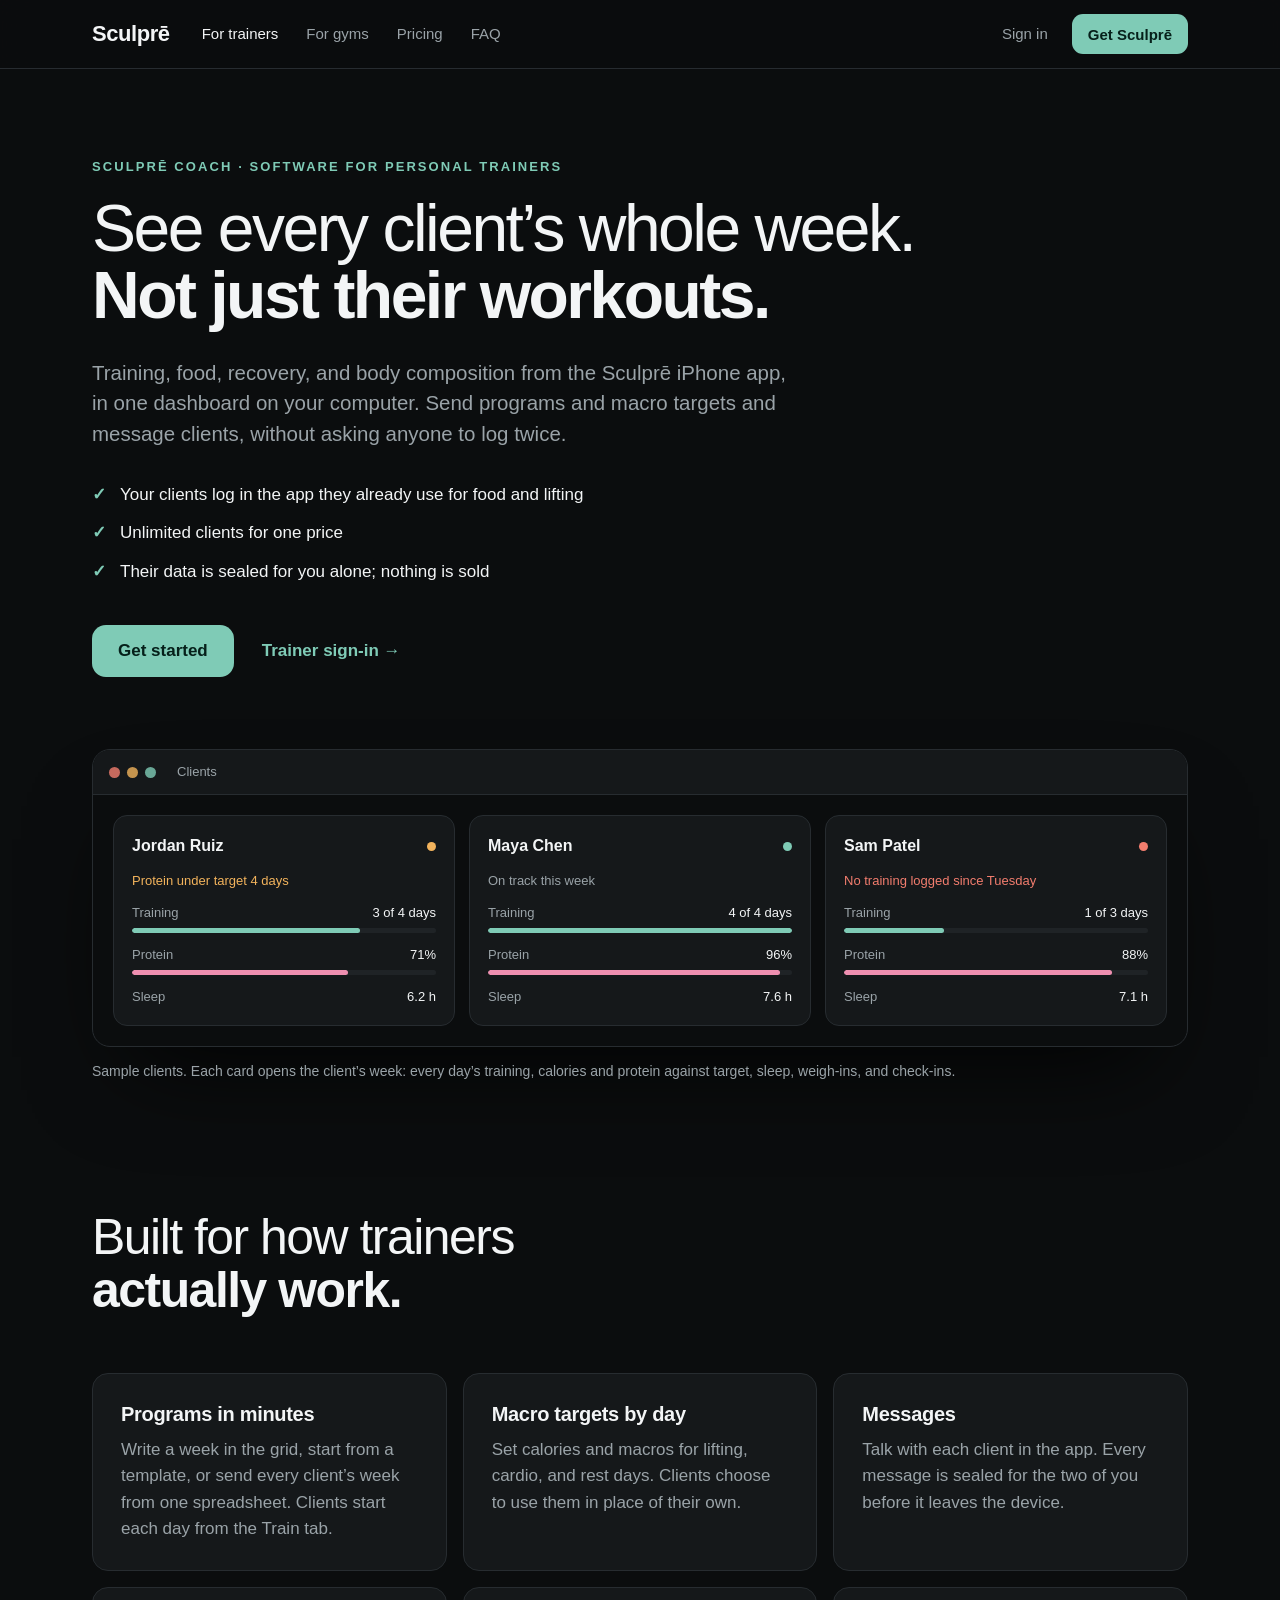
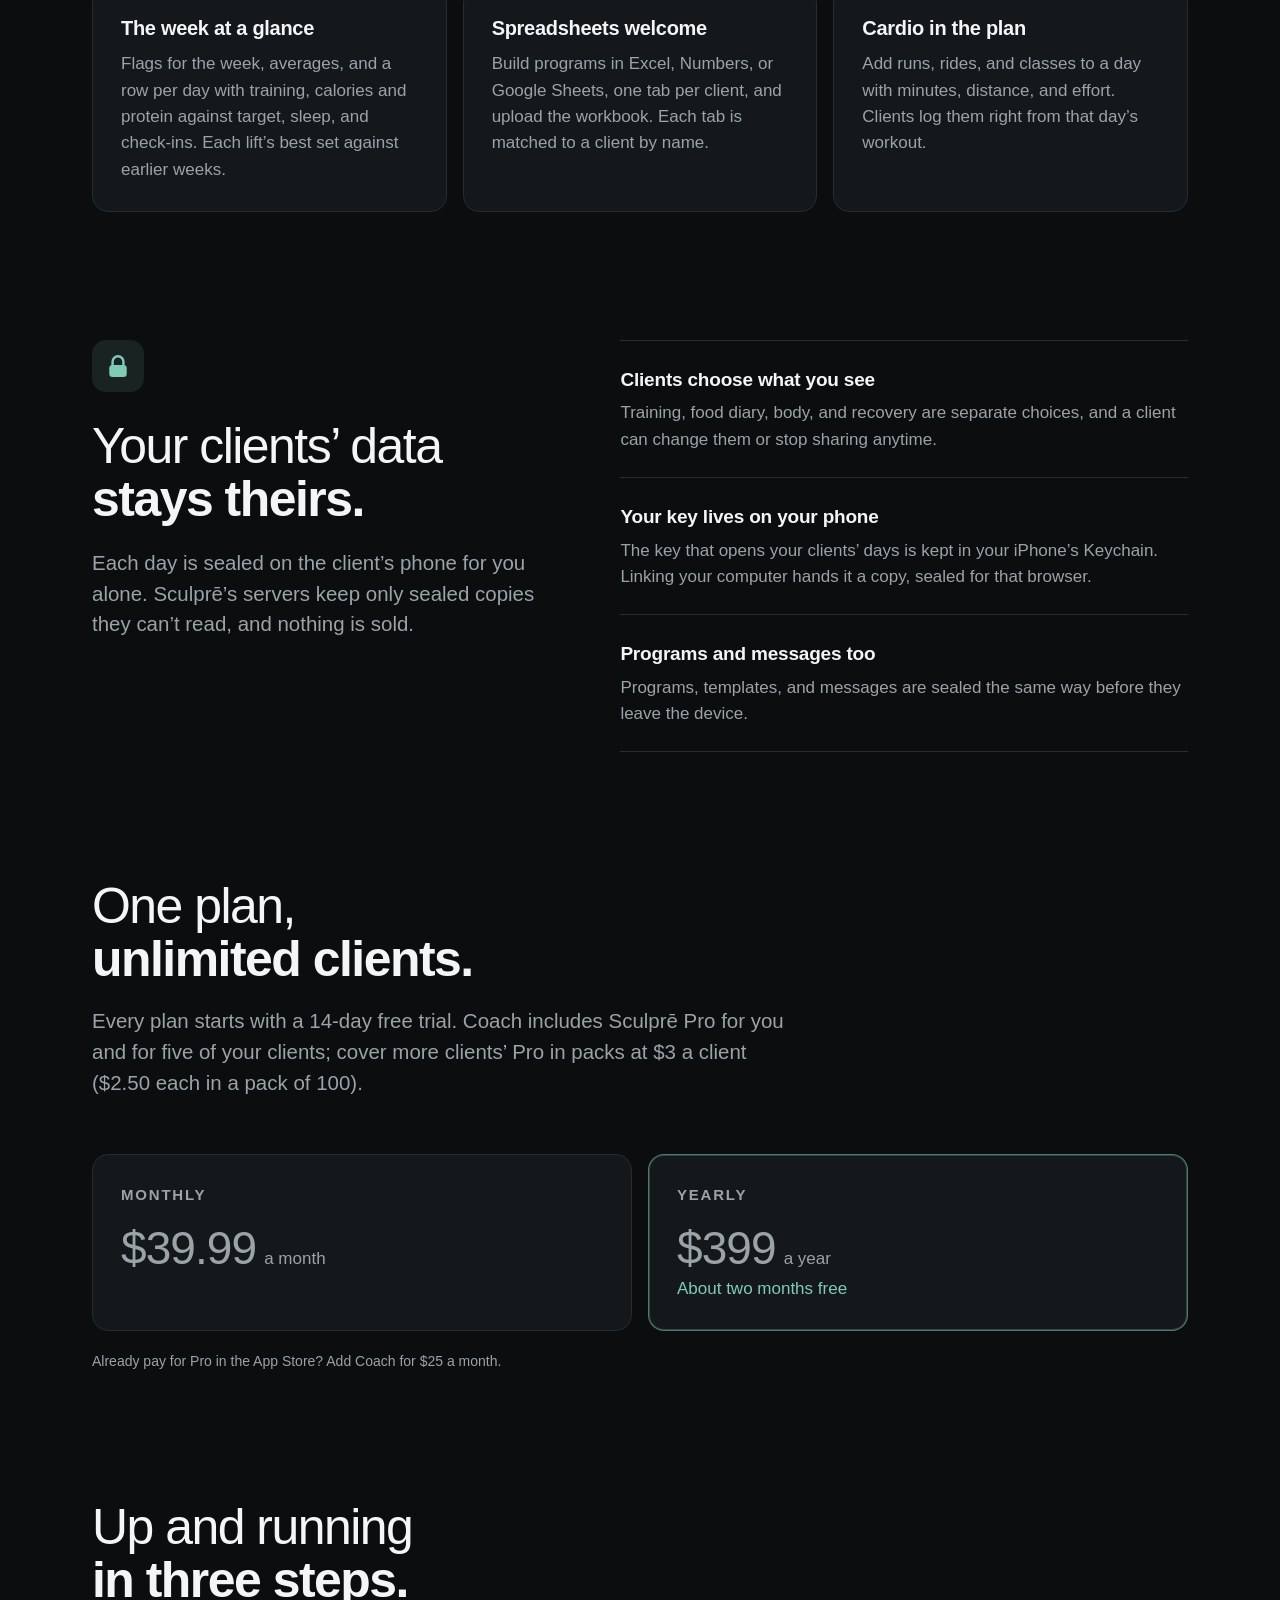
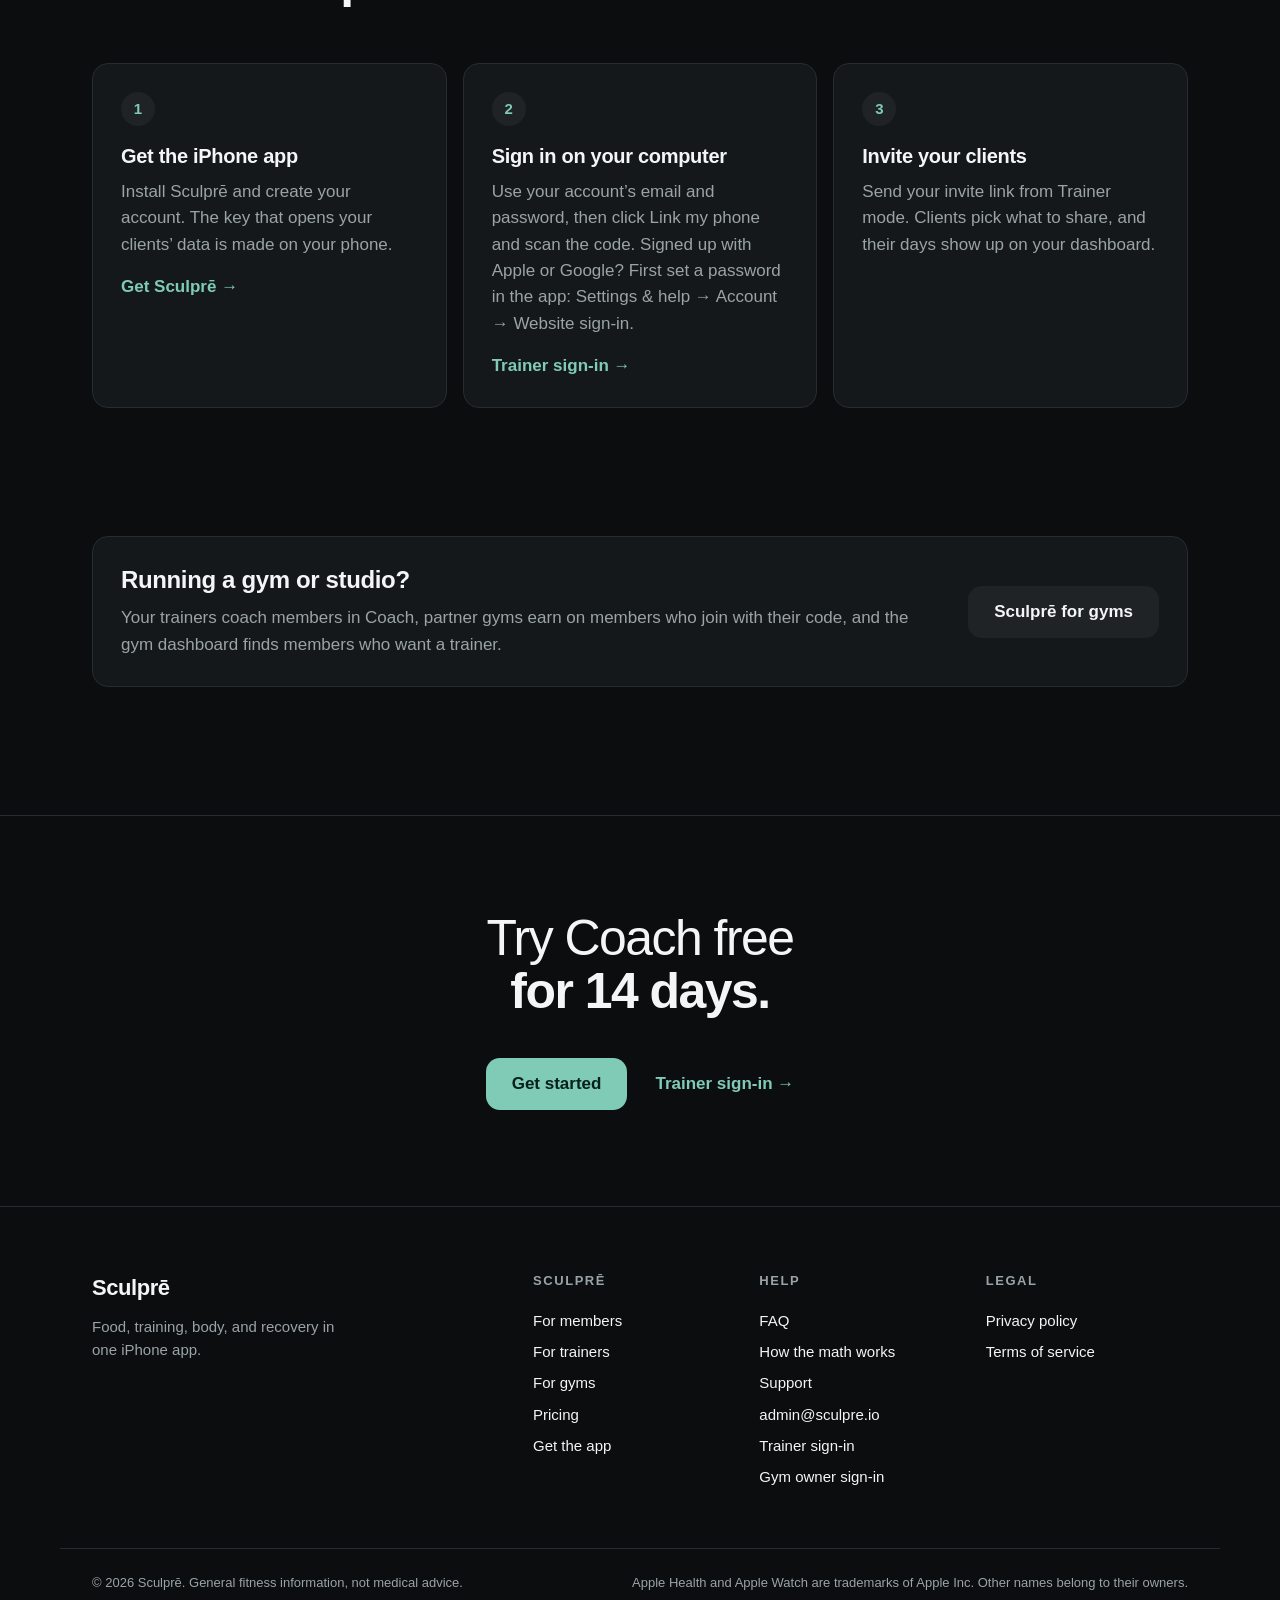
<file: coach/index.html>
<!doctype html>
<html lang="en">
<head>
  <meta charset="utf-8">
  <meta name="viewport" content="width=device-width, initial-scale=1, viewport-fit=cover">
  <title>Sculprē Coach: online coaching software for personal trainers</title>
  <meta name="description" content="Every client’s training, food, sleep, and body data in one dashboard. Send programs and macro targets and message clients. Unlimited clients for $39.99 a month.">
  
  <link rel="canonical" href="https://sculpre.io/coach/">
  <meta name="theme-color" content="#0B0D0E">
  <meta name="color-scheme" content="dark">
  <meta property="og:type" content="website">
  <meta property="og:site_name" content="Sculprē">
  <meta property="og:title" content="Sculprē Coach: online coaching software for personal trainers">
  <meta property="og:description" content="Every client’s training, food, sleep, and body data in one dashboard. Send programs and macro targets and message clients. Unlimited clients for $39.99 a month.">
  <meta property="og:url" content="https://sculpre.io/coach/">
  <meta property="og:image" content="https://sculpre.io/assets/og.png?v=3">
  <meta property="og:image:width" content="1200">
  <meta property="og:image:height" content="630">
  <meta property="og:image:alt" content="Sculprē: you do the hard work. Sculprē helps it go further.">
  <meta property="og:locale" content="en_US">
  <meta name="twitter:card" content="summary_large_image">
  <meta name="apple-itunes-app" content="app-id=6816453981">
  <link rel="icon" type="image/png" href="/assets/icon-64.png">
  <link rel="apple-touch-icon" href="/assets/apple-touch-icon.png">
  <link rel="stylesheet" href="/assets/site.css">
  <script type="application/ld+json">{"@context":"https://schema.org","@graph":[{"@type":"SoftwareApplication","name":"Sculprē Coach","operatingSystem":"Web","applicationCategory":"BusinessApplication","description":"Coaching software for personal trainers: clients’ training, food, recovery, and body composition from the Sculprē iPhone app in one dashboard, with programs, macro targets, and messages.","url":"https://sculpre.io/coach/","offers":[{"@type":"Offer","name":"Monthly","price":"39.99","priceCurrency":"USD"},{"@type":"Offer","name":"Yearly","price":"399","priceCurrency":"USD"}],"publisher":{"@type":"Organization","name":"Sculprē","url":"https://sculpre.io/"}},{"@type":"BreadcrumbList","itemListElement":[{"@type":"ListItem","position":1,"name":"Sculprē","item":"https://sculpre.io/"},{"@type":"ListItem","position":2,"name":"Sculprē Coach","item":"https://sculpre.io/coach/"}]}]}</script>
</head>
<body>
  <a class="skip" href="#main">Skip to content</a>
  <header class="top">
    <div class="wrap top-row">
      <a class="wordmark" href="/" aria-label="Sculprē home">Sculprē</a>
      <nav class="nav" aria-label="Main">
        <a href="/coach/" aria-current="page">For trainers</a>
        <a href="/gyms/">For gyms</a>
        <a href="/pricing/">Pricing</a>
        <a href="/faq/">FAQ</a>
      </nav>
      <div class="top-actions">
        <a class="quiet-link hide-sm" href="https://emontiel-health.expo.app">Sign in</a>
        <a class="btn btn-sm" href="/get/">Get Sculprē</a>
      </div>
    </div>
  </header>

  <main id="main">
    <section class="hero">
      <div class="wrap">
        <div style="max-width:860px">
          <p class="eyebrow">Sculprē Coach · Software for personal trainers</p>
          <h1 class="display"><span class="thin">See every client’s whole week.</span> <span class="bold">Not just their workouts.</span></h1>
          <p class="lead">Training, food, recovery, and body composition from the Sculprē iPhone app, in one dashboard on your computer. Send programs and macro targets and message clients, without asking anyone to log twice.</p>
          <ul class="checks">
            <li>Your clients log in the app they already use for food and lifting</li>
            <li>Unlimited clients for one price</li>
            <li>Their data is sealed for you alone; nothing is sold</li>
          </ul>
          <div class="cta-row">
            <a class="btn" href="#start">Get started</a>
            <a class="text-link" href="https://emontiel-health.expo.app">Trainer sign-in</a>
          </div>
        </div>

        <div class="browser" style="margin-top:72px" role="img" aria-label="The Coach dashboard with three sample clients: Jordan Ruiz with protein under target 4 days, Maya Chen on track, and Sam Patel with no training logged since Tuesday.">
          <div class="browser-bar" aria-hidden="true"><i style="background:#F27D6E"></i><i style="background:#F2B35C"></i><i style="background:#7FCBB6"></i><span>Clients</span></div>
          <div class="browser-body" aria-hidden="true">
            <div class="client">
              <div class="client-name">Jordan Ruiz <i style="background:var(--warn)"></i></div>
              <div class="flag" style="color:var(--warn)">Protein under target 4 days</div>
              <div><div class="row"><span>Training</span><b>3 of 4 days</b></div><div class="bar"><i style="width:75%;background:var(--accent)"></i></div></div>
              <div><div class="row"><span>Protein</span><b>71%</b></div><div class="bar"><i style="width:71%;background:var(--protein)"></i></div></div>
              <div class="row"><span>Sleep</span><b>6.2 h</b></div>
            </div>
            <div class="client">
              <div class="client-name">Maya Chen <i style="background:var(--accent)"></i></div>
              <div class="flag muted">On track this week</div>
              <div><div class="row"><span>Training</span><b>4 of 4 days</b></div><div class="bar"><i style="width:100%;background:var(--accent)"></i></div></div>
              <div><div class="row"><span>Protein</span><b>96%</b></div><div class="bar"><i style="width:96%;background:var(--protein)"></i></div></div>
              <div class="row"><span>Sleep</span><b>7.6 h</b></div>
            </div>
            <div class="client">
              <div class="client-name">Sam Patel <i style="background:var(--bad)"></i></div>
              <div class="flag" style="color:var(--bad)">No training logged since Tuesday</div>
              <div><div class="row"><span>Training</span><b>1 of 3 days</b></div><div class="bar"><i style="width:33%;background:var(--accent)"></i></div></div>
              <div><div class="row"><span>Protein</span><b>88%</b></div><div class="bar"><i style="width:88%;background:var(--protein)"></i></div></div>
              <div class="row"><span>Sleep</span><b>7.1 h</b></div>
            </div>
          </div>
        </div>
        <p class="small" style="margin-top:14px">Sample clients. Each card opens the client’s week: every day’s training, calories and protein against target, sleep, weigh-ins, and check-ins.</p>
      </div>
    </section>

    <section class="section">
      <div class="wrap">
        <div class="section-head">
          <h2 class="title"><span class="thin">Built for how trainers</span> <span class="bold">actually work.</span></h2>
        </div>
        <div class="grid-3">
          <article class="card"><h3>Programs in minutes</h3><p>Write a week in the grid, start from a template, or send every client’s week from one spreadsheet. Clients start each day from the Train tab.</p></article>
          <article class="card"><h3>Macro targets by day</h3><p>Set calories and macros for lifting, cardio, and rest days. Clients choose to use them in place of their own.</p></article>
          <article class="card"><h3>Messages</h3><p>Talk with each client in the app. Every message is sealed for the two of you before it leaves the device.</p></article>
          <article class="card"><h3>The week at a glance</h3><p>Flags for the week, averages, and a row per day with training, calories and protein against target, sleep, and check-ins. Each lift’s best set against earlier weeks.</p></article>
          <article class="card"><h3>Spreadsheets welcome</h3><p>Build programs in Excel, Numbers, or Google Sheets, one tab per client, and upload the workbook. Each tab is matched to a client by name.</p></article>
          <article class="card"><h3>Cardio in the plan</h3><p>Add runs, rides, and classes to a day with minutes, distance, and effort. Clients log them right from that day’s workout.</p></article>
        </div>
      </div>
    </section>

    <section class="section">
      <div class="wrap privacy">
        <div>
          <div class="lock" aria-hidden="true"><svg width="22" height="24" viewBox="0 0 20 22"><path d="M5 10V7a5 5 0 0 1 10 0v3" stroke="#7FCBB6" stroke-width="2.2" fill="none" stroke-linecap="round"/><rect x="2" y="10" width="16" height="11" rx="3" fill="#7FCBB6"/></svg></div>
          <h2 class="title"><span class="thin">Your clients’ data</span> <span class="bold">stays theirs.</span></h2>
          <p class="lead" style="margin-top:22px">Each day is sealed on the client’s phone for you alone. Sculprē’s servers keep only sealed copies they can’t read, and nothing is sold.</p>
        </div>
        <div class="facts">
          <div class="fact"><h3>Clients choose what you see</h3><p>Training, food diary, body, and recovery are separate choices, and a client can change them or stop sharing anytime.</p></div>
          <div class="fact"><h3>Your key lives on your phone</h3><p>The key that opens your clients’ days is kept in your iPhone’s Keychain. Linking your computer hands it a copy, sealed for that browser.</p></div>
          <div class="fact"><h3>Programs and messages too</h3><p>Programs, templates, and messages are sealed the same way before they leave the device.</p></div>
        </div>
      </div>
    </section>

    <section class="section">
      <div class="wrap">
        <div class="section-head">
          <h2 class="title"><span class="thin">One plan,</span> <span class="bold">unlimited clients.</span></h2>
          <p class="lead">Every plan starts with a 14-day free trial. Coach includes Sculprē Pro for you and for five of your clients; cover more clients’ Pro in packs at $3 a client ($2.50 each in a pack of 100).</p>
        </div>
        <div class="grid-2">
          <div class="card plan"><div class="plan-name">Monthly</div><div class="price"><span class="num">$39.99</span><span>a month</span></div></div>
          <div class="card plan featured"><div class="plan-name">Yearly</div><div class="price"><span class="num">$399</span><span>a year</span></div><p style="color:var(--accent)">About two months free</p></div>
        </div>
        <p class="small" style="margin-top:20px">Already pay for Pro in the App Store? Add Coach for $25 a month.</p>
      </div>
    </section>

    <section class="section" id="start">
      <div class="wrap">
        <div class="section-head">
          <h2 class="title"><span class="thin">Up and running</span> <span class="bold">in three steps.</span></h2>
        </div>
        <ol class="steps-list">
          <li class="card"><h3>Get the iPhone app</h3><p>Install Sculprē and create your account. The key that opens your clients’ data is made on your phone.</p><p style="margin-top:16px"><a class="text-link" href="/get/">Get Sculprē</a></p></li>
          <li class="card"><h3>Sign in on your computer</h3><p>Use your account’s email and password, then click Link my phone and scan the code. Signed up with Apple or Google? First set a password in the app: Settings &amp; help → Account → Website sign-in.</p><p style="margin-top:16px"><a class="text-link" href="https://emontiel-health.expo.app">Trainer sign-in</a></p></li>
          <li class="card"><h3>Invite your clients</h3><p>Send your invite link from Trainer mode. Clients pick what to share, and their days show up on your dashboard.</p></li>
        </ol>
      </div>
    </section>

    <section class="section">
      <div class="wrap">
        <div class="card band">
          <div>
            <h3 style="font-size:24px">Running a gym or studio?</h3>
            <p>Your trainers coach members in Coach, partner gyms earn on members who join with their code, and the gym dashboard finds members who want a trainer.</p>
          </div>
          <a class="btn btn-ghost" href="/gyms/">Sculprē for gyms</a>
        </div>
      </div>
    </section>

    <section class="closing">
      <div class="wrap">
        <h2 class="title"><span class="thin">Try Coach free</span> <span class="bold">for 14 days.</span></h2>
        <div class="cta-row">
          <a class="btn" href="#start">Get started</a>
          <a class="text-link" href="https://emontiel-health.expo.app">Trainer sign-in</a>
        </div>
      </div>
    </section>

  </main>

  <footer class="foot">
    <div class="wrap foot-grid">
      <div class="foot-brand">
        <a class="wordmark" href="/">Sculprē</a>
        <p>Food, training, body, and recovery in one iPhone app.</p>
      </div>
      <nav class="foot-links" aria-label="Footer">
        <div>
          <p class="foot-h">Sculprē</p>
          <a href="/">For members</a>
          <a href="/coach/">For trainers</a>
          <a href="/gyms/">For gyms</a>
          <a href="/pricing/">Pricing</a>
          <a href="/get/">Get the app</a>
        </div>
        <div>
          <p class="foot-h">Help</p>
          <a href="/faq/">FAQ</a>
          <a href="/how-it-works/">How the math works</a>
          <a href="https://emontiel-health.expo.app/support">Support</a>
          <a href="mailto:admin@sculpre.io">admin@sculpre.io</a>
          <a href="https://emontiel-health.expo.app">Trainer sign-in</a>
          <a href="https://emontiel-health.expo.app/gym">Gym owner sign-in</a>
        </div>
        <div>
          <p class="foot-h">Legal</p>
          <a href="https://emontiel-health.expo.app/privacy">Privacy policy</a>
          <a href="https://emontiel-health.expo.app/terms">Terms of service</a>
        </div>
      </nav>
    </div>
    <div class="wrap foot-base">
      <p>© 2026 Sculprē. General fitness information, not medical advice.</p>
      <p>Apple Health and Apple Watch are trademarks of Apple Inc. Other names belong to their owners.</p>
    </div>
  </footer>
</body>
</html>
</file>
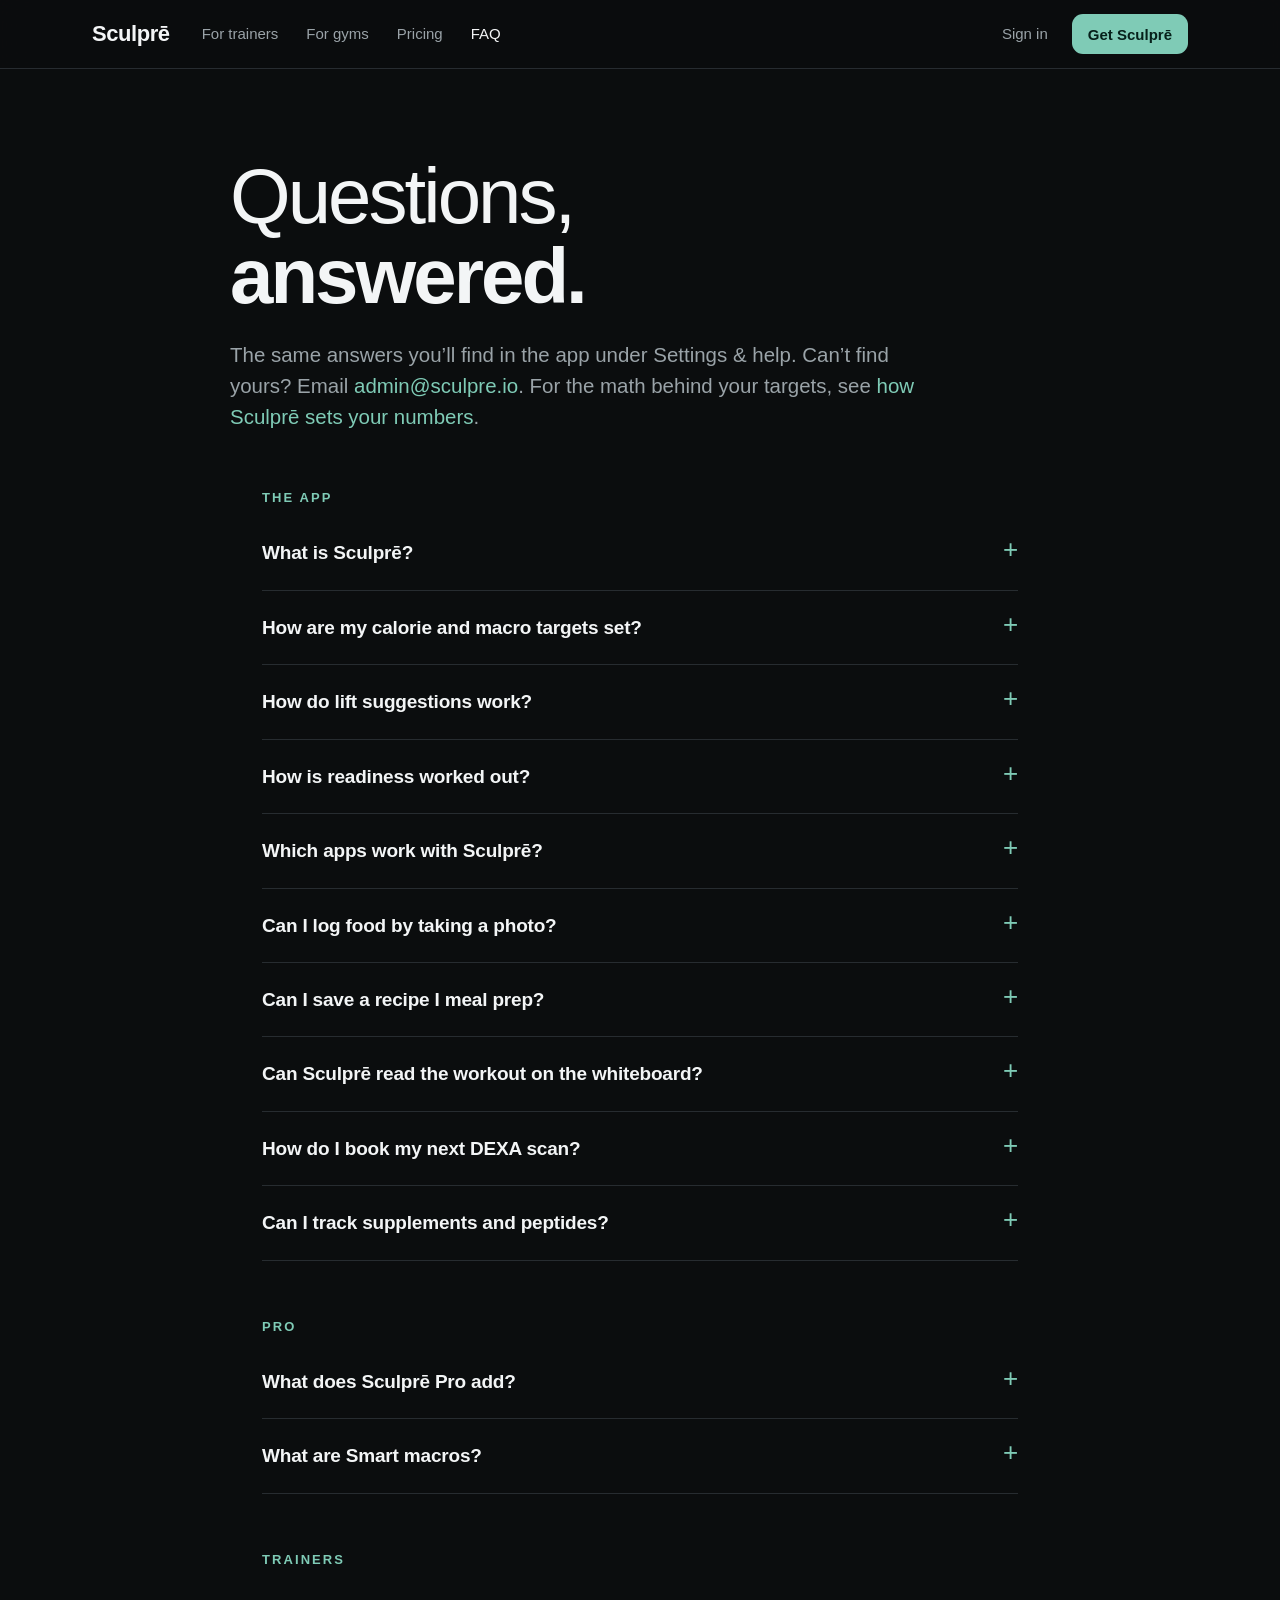
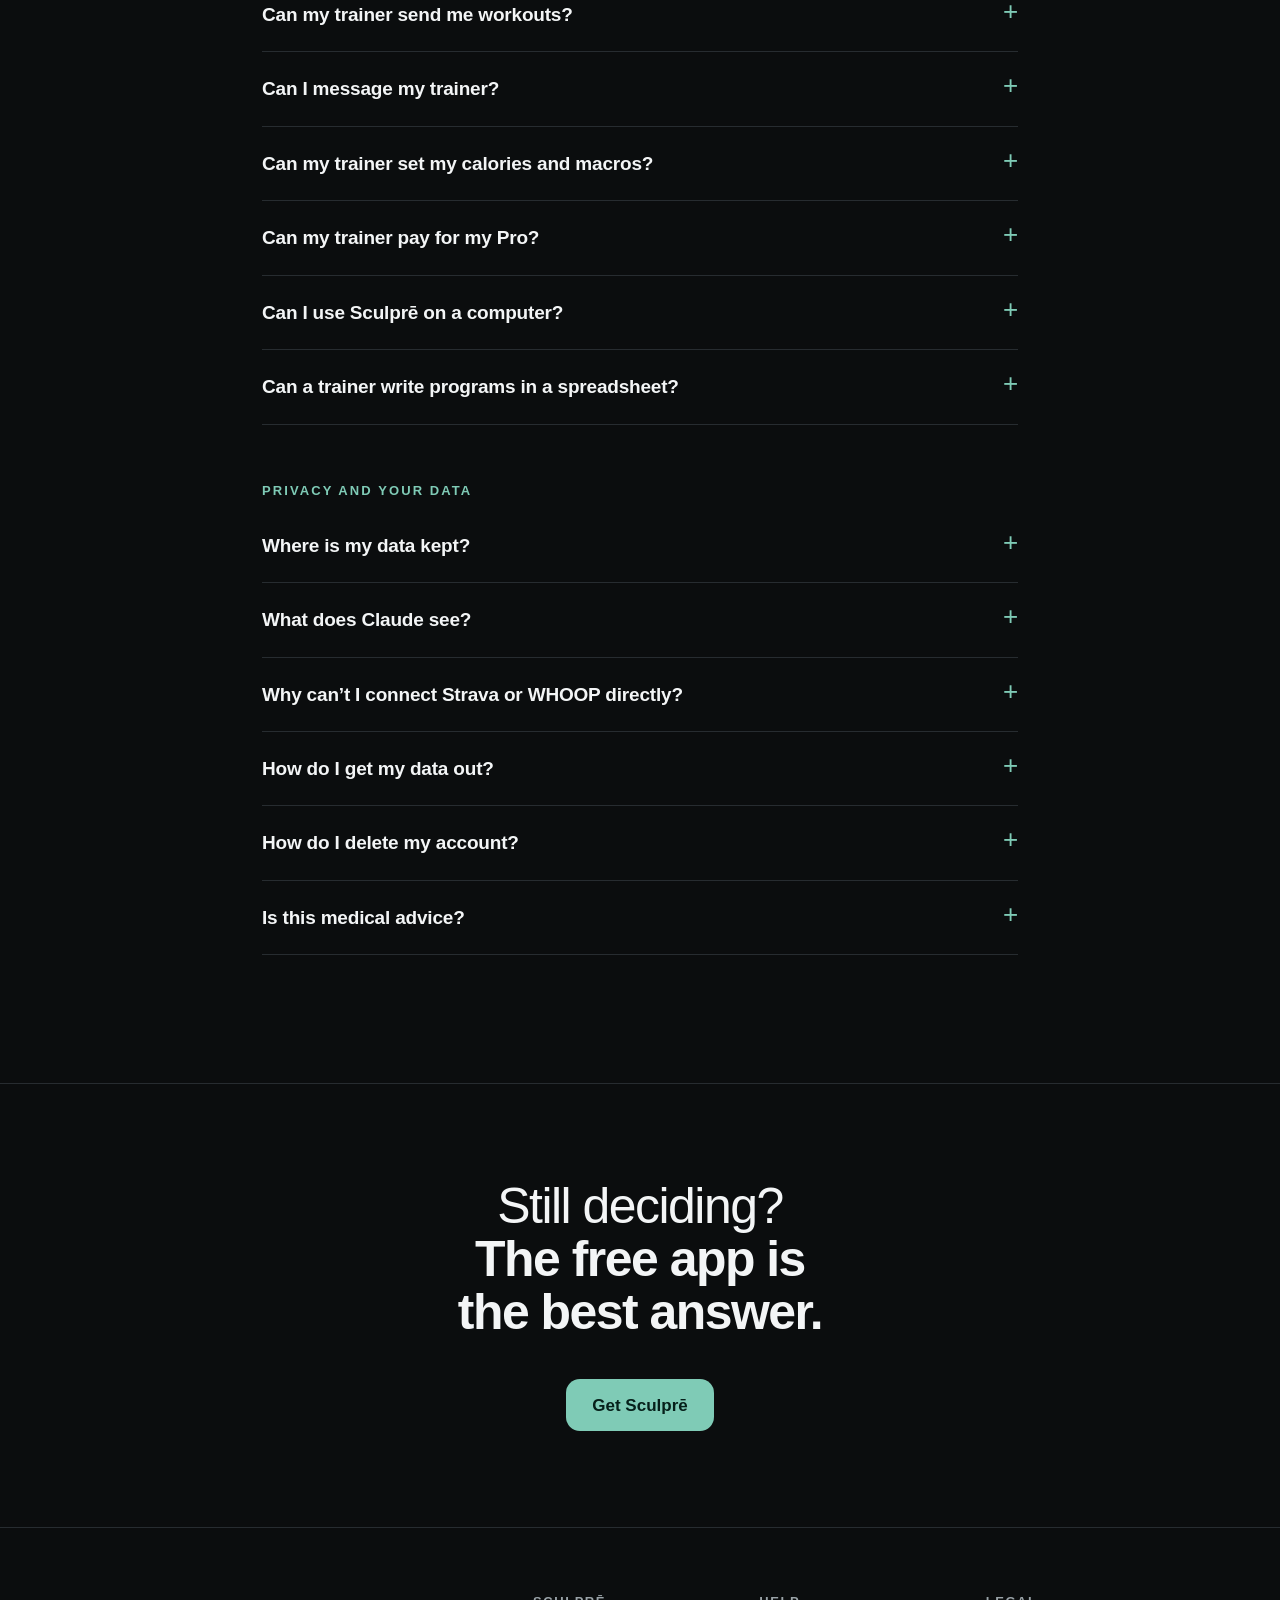
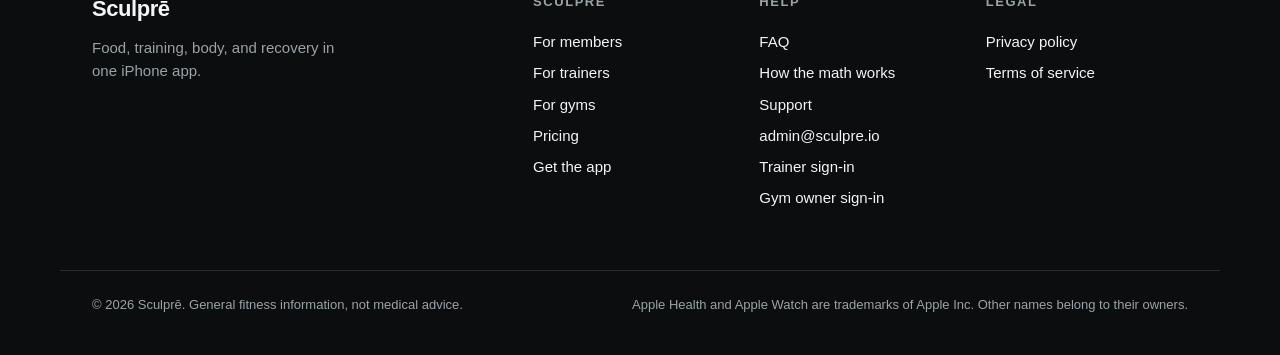
<file: faq/index.html>
<!doctype html>
<html lang="en">
<head>
  <meta charset="utf-8">
  <meta name="viewport" content="width=device-width, initial-scale=1, viewport-fit=cover">
  <title>Sculprē FAQ: macro targets, lift suggestions, Pro, and privacy</title>
  <meta name="description" content="How Sculprē sets calorie and macro targets and suggests lifts, what Pro adds, which apps work with it, and where your health data is kept.">
  
  <link rel="canonical" href="https://sculpre.io/faq/">
  <meta name="theme-color" content="#0B0D0E">
  <meta name="color-scheme" content="dark">
  <meta property="og:type" content="website">
  <meta property="og:site_name" content="Sculprē">
  <meta property="og:title" content="Sculprē FAQ: macro targets, lift suggestions, Pro, and privacy">
  <meta property="og:description" content="How Sculprē sets calorie and macro targets and suggests lifts, what Pro adds, which apps work with it, and where your health data is kept.">
  <meta property="og:url" content="https://sculpre.io/faq/">
  <meta property="og:image" content="https://sculpre.io/assets/og.png?v=3">
  <meta property="og:image:width" content="1200">
  <meta property="og:image:height" content="630">
  <meta property="og:image:alt" content="Sculprē: you do the hard work. Sculprē helps it go further.">
  <meta property="og:locale" content="en_US">
  <meta name="twitter:card" content="summary_large_image">
  <meta name="apple-itunes-app" content="app-id=6816453981">
  <link rel="icon" type="image/png" href="/assets/icon-64.png">
  <link rel="apple-touch-icon" href="/assets/apple-touch-icon.png">
  <link rel="stylesheet" href="/assets/site.css">
  <script type="application/ld+json">{"@context":"https://schema.org","@graph":[{"@type":"FAQPage","mainEntity":[{"@type":"Question","name":"What is Sculprē?","acceptedAnswer":{"@type":"Answer","text":"One app for diet, exercise, body composition, and recovery tracking. It sets calorie and macro targets from your body and goal, suggests sets, reps, and weights for each lift, reads your sleep and recovery from Apple Health or Oura, and can write coaching with Claude."}},{"@type":"Question","name":"How are my calorie and macro targets set?","acceptedAnswer":{"@type":"Answer","text":"From your weight, height, age, sex, and goal, your usual week (your steps and how often you work out, or a set schedule of lifting days and other sessions; until you set it up on the Goals tab, a usual week for your activity level), and your body fat when you’ve logged it. Sculprē estimates maintenance from your resting rate, your steps, and your training week, checked against national reference data on daily energy use. Sculprē Pro measures your real number every two weeks once you’ve logged 12 of 14 days and weighed in at least 6 times, twice a week (weighing in weekly works too, over 4 weeks). Protein is set for building or keeping muscle. With cycle tracking on, the luteal phase adds about 125 calories a day as carbs."}},{"@type":"Question","name":"How do lift suggestions work?","acceptedAnswer":{"@type":"Answer","text":"Each lift moves up a rep range, then adds weight once you hold the top of the range for two sessions in a row, or get two extra reps on your last set twice running. Jumps are 2.5 to 10% depending on the lift. If a set falls under the range twice running, the weight backs off 5 to 10% and builds back. Readiness can make a day easier, never harder. Each lift starts with the sets you did last time, and the suggestion shows beside them in the Next column. Tap “Use suggestion” to switch to it, or “No thanks” to keep last time’s numbers."}},{"@type":"Question","name":"How is readiness worked out?","acceptedAnswer":{"@type":"Answer","text":"With Oura connected, readiness is Oura’s own score. Otherwise Sculprē starts at 70 and adds or takes away points for yesterday’s eating, training days in a row, sleep, heart-rate variability and resting heart rate against your own baseline, your pre-workout check-in, and your cycle. Notes Oura can’t see (food, training days, the check-in) can still make lift suggestions easier on a rough day."}},{"@type":"Question","name":"Which apps work with Sculprē?","acceptedAnswer":{"@type":"Answer","text":"Apple Health, and anything that shares with it (Apple Watch, Garmin, WHOOP, Strava, Peloton, Withings, and many more), plus Oura directly. You can import history files from StrengthLog, Strong, Hevy, Fitbod, Lose It!, Cronometer, MyFitnessPal, and MacroFactor under Settings & help → Bring your history."}},{"@type":"Question","name":"Can I log food by taking a photo?","acceptedAnswer":{"@type":"Answer","text":"Yes. Free accounts get 7 photo meals a week, and Sculprē Pro includes up to 12 a day. On the Nutrition tab, tap Photo under Add food (or Photo on the Add food screen) and photograph your plate, or pick a photo you already took. Claude lists each food with an estimated amount, using USDA numbers for plain foods like rice, chicken, or fruit when they match. Check the list before logging: change any amount that looks off, untick anything that’s wrong, and add anything it missed with Search. Photos can’t show cooking oil or what’s inside a dish, so estimates for those can be off. The photo isn’t kept."}},{"@type":"Question","name":"Can I save a recipe I meal prep?","acceptedAnswer":{"@type":"Answer","text":"Yes. On Add food, tap Create → A recipe. Name it and set how many portions it makes. Then add the ingredients for the whole recipe: paste the ingredient list from a recipe site and Claude reads each one with its amount (Sculprē Pro), search for each ingredient, scan each package’s barcode one after another (pick how much of each, like ½ bag or 1 block, then Add to recipe and scan the next; tap Done when finished), or switch to Nutrition only and type in the recipe’s own numbers (per serving or for the whole recipe). Each ingredient’s amount can be in its own measures (a can, a bag, a block, a serving), cups, lb, oz, or g, with quick ¼, ½, and whole amounts; scanned packages bring their size, and for anything else tap the unit, then Add a package size. Sculprē shows one portion’s cal and macros and how much of each ingredient is in a portion. Tap Save and add 1 portion to log one right away; it’s one of your foods after that, and + adds a portion from Recent, Favorites, or search. Weigh the cooked batch if you want to log portions by weight. Tap Edit recipe on its screen to change it; past entries keep their numbers."}},{"@type":"Question","name":"Can Sculprē read the workout on the whiteboard?","acceptedAnswer":{"@type":"Answer","text":"Yes, with Sculprē Pro. On Log activity, tap Scan the board and photograph the whiteboard, TV screen, or printed card from your class (a WOD, HYROX session, bootcamp, or circuit). Claude writes the workout out, picks the activity type and how it’s scored, and you check it, add your score, and save. If your Apple Watch already recorded the class, add the workout to that entry so it isn’t counted twice. A strength part like “Back squat 5×5” can also be logged as lifts. The photo isn’t kept. Classes without a written workout, like most yoga, log the usual way."}},{"@type":"Question","name":"How do I book my next DEXA scan?","acceptedAnswer":{"@type":"Answer","text":"On the Body tab, tap Book a scan. Pick a BodySpec location (a storefront, or a van that visits gyms and offices) to see its next openings, then tap Book on BodySpec to choose a time and pay on their site. Turn on Remind me when it’s time for a notification 12 weeks after your last scan, which is about how long a change takes to show. If BodySpec is listed under Settings & help → Connected apps, connect it and each new scan comes in on its own; otherwise add the results on the Body tab."}},{"@type":"Question","name":"Can I track supplements and peptides?","acceptedAnswer":{"@type":"Answer","text":"Yes. On the Nutrition tab, Supplements & Peptides lists what’s due that day; tap the circle to check one off. Add creatine, vitamins, peptides, or medications with a dose and a schedule: every day, certain days, every few days, or as needed. Injections can track the site and suggest the one you used longest ago. Sculprē only keeps your log and doesn’t recommend doses."}},{"@type":"Question","name":"What does Sculprē Pro add?","acceptedAnswer":{"@type":"Answer","text":"More Claude coaching each day, asking Claude about your training, Claude’s weekly report, Trends (charts for every lift), reading DEXA reports from a PDF or photo, scanning a workout written on a board, logging food from a photo (up to 12 a day; free accounts get 7 a week), your real maintenance measured every two weeks from your logging and weigh-ins, and Smart macros (rebalancing and carb cycling). Everything else, including food and workout logging, imports, and readiness, is free. A free trial shows its dates before you start (today, a reminder two days before it ends, and the day the first charge comes), and Sculprē sends that reminder."}},{"@type":"Question","name":"What are Smart macros?","acceptedAnswer":{"@type":"Answer","text":"A Pro option in Settings & help that moves your carbs and fat with your days; protein never changes. Rebalancing (on unless you turn it off): after a day well over your calories, the next day takes off the share you pick (25%, 50%, 75%, all of it, or your own percentage). A day under adds it back unless your goal is losing fat. A missed workout counts as a rest day, which needs 10% less (about what a workout burns; with carb cycling on, your Rest day’s numbers), but only once your week (Monday to Sunday) can no longer reach your training days, so moving a workout to another day changes nothing. A quiet day (far fewer steps than usual in Apple Health, and no training) counts as needing less too. Resting instead of training? Turn on Rest day today on Today and that day eats 10% less right away, from carbs (with carb cycling on, pick Rest for the day instead and it gets your Rest day’s numbers); the next day won’t count it again. No day moves more than about 15%, calories never go under the floor, and each morning the recap at the top of Today shows what the day before changed, with a button to keep your usual numbers that day. Targets you set yourself also move with the two-week check (at most 150 calories each time) while Smart macros is on. Carb cycling: Heavy, Regular, and Rest days each get their own carbs (protein and fat stay the same); turn on Carb cycle enabled under the wheel on the Nutrition tab. Each day starts as Regular (or as your set schedule says), a hard workout you log makes it Heavy, and you can pick Heavy or Rest for any day. Without a set schedule, the recap at the top of Today asks Training today? each morning, and Rest day gives you the Rest card. Targets you set yourself are your average day: Heavy days get more carbs and Rest days fewer, by about what each burns. If you’ve set your own targets, they’re the starting point and Smart macros adjusts them day to day; turn it off to keep them exact."}},{"@type":"Question","name":"Can my trainer send me workouts?","acceptedAnswer":{"@type":"Answer","text":"Yes. A trainer you share with can write you a weekly program in trainer mode (part of Sculprē Pro for the trainer). It shows on your Train tab as From your trainer: tap a day to see its exercises and Start to open it as a workout with the sets and weights planned, and your trainer’s notes at the top. Your results reach your trainer the usual way. Programs are encrypted so only your phone can read them."}},{"@type":"Question","name":"Can I message my trainer?","acceptedAnswer":{"@type":"Answer","text":"Yes. Open Settings & help → Share with a trainer → Message, or tap Message under your trainer’s program on the Train tab; a trainer opens a client and taps Message. New messages show on Today and by the client’s name. Messages are end-to-end encrypted, so only the two of you can read them, and they’re kept for a year. They show the next time you open Sculprē; alerts on your lock screen come in a later update. Tap one of their messages to report it, and remove your trainer (or client) to stop all messages. Trainers message clients as part of Sculprē Pro; clients reply for free."}},{"@type":"Question","name":"Can my trainer set my calories and macros?","acceptedAnswer":{"@type":"Answer","text":"Yes, if they add nutrition targets to your weekly program: the same every day, by day type (lifting, cardio, or rest), or by weekday. The Nutrition tab asks once whether to use them: Use them replaces your own targets on those days (Smart macros step aside), Keep mine leaves yours. You can switch either way under the wheel anytime. With targets by day type, Sculprē picks the day from your plan or what you logged, and you can change it under the wheel."}},{"@type":"Question","name":"Can my trainer pay for my Pro?","acceptedAnswer":{"@type":"Answer","text":"Yes. A trainer with a Coach plan can cover Sculprē Pro for their clients: Coach includes 5, and the trainer can add more. When your trainer covers you, Pro turns on in your app with nothing to buy, for as long as their Coach plan runs, and the Pro screen says who covers it. If you already subscribe yourself, you can cancel your own subscription in your Apple ID settings so you don’t pay twice."}},{"@type":"Question","name":"Can I use Sculprē on a computer?","acceptedAnswer":{"@type":"Answer","text":"For trainers, yes: sign in at emontiel-health.expo.app with your Sculprē account’s email and password and click Link my phone. Signed up with Apple or Google? Set a password first in the app: Settings & help → Account → Website sign-in. On your iPhone, open Settings & help → Linked computers → Scan the code (or point the iPhone’s Camera at it) and approve. Your clients’ days and your programs then open on that computer too. They stay encrypted, and the computer gets its own copy of the key. Link only your own computer. Unlink it anytime from the same screen on your phone, or sign out on the computer. Trends and the AI chat for Pro members are coming to the website next."}},{"@type":"Question","name":"Can a trainer write programs in a spreadsheet?","acceptedAnswer":{"@type":"Answer","text":"Yes, and send everyone’s at once. Build the week in Excel, Google Sheets, or Numbers on your computer with one tab per client, named for the client (Get the template shows the layout: Day, Exercise, Sets, Reps, Weight, Notes). Save it as .xlsx to iCloud Drive or Google Drive, or email it to yourself (from Google Sheets: File → Download → Microsoft Excel). In Sculprē, Trainer mode → Upload programs → Pick a file: each tab is matched to a client by name, you check who gets what, then Send. A blank Day keeps adding to the day above, “4x6” works in Sets, a rep range like 8-10 is kept in the notes, and a Week column of Monday dates holds several weeks. For one client, open their week and tap Fill in from a spreadsheet to paste rows or pick a file."}},{"@type":"Question","name":"Where is my data kept?","acceptedAnswer":{"@type":"Answer","text":"On your phone. Your food, workouts, body measurements, and health data never leave it unless you use a Claude feature or export it. Your account (Sign in with Apple, or your email and password) holds only your login, a creator code if you used one, and how many Claude requests you’ve made. Deleting the app deletes your data, so export it first if you want a copy."}},{"@type":"Question","name":"What does Claude see?","acceptedAnswer":{"@type":"Answer","text":"Only when you tap a Claude feature, and only after you allow it once: a summary of your goal, food and macro totals, workouts, body measurements, sleep and recovery numbers from Apple Health, check-ins, and cycle phase. Nothing from Oura is ever sent, and neither is your name or email. It isn’t stored or used to train models. You can turn it off in Settings & help → Privacy."}},{"@type":"Question","name":"Why can’t I connect Strava or WHOOP directly?","acceptedAnswer":{"@type":"Answer","text":"Their rules don’t let apps with AI coaching use their data. Their workouts still reach Sculprē through Apple Health: turn on Apple Health sharing in that app."}},{"@type":"Question","name":"How do I get my data out?","acceptedAnswer":{"@type":"Answer","text":"Settings & help → Your data. Each export is a CSV file you can send to yourself by email or save to Files."}},{"@type":"Question","name":"How do I delete my account?","acceptedAnswer":{"@type":"Answer","text":"Settings & help → Account → Delete account. Your data on this phone can be erased from the same screen."}},{"@type":"Question","name":"Is this medical advice?","acceptedAnswer":{"@type":"Answer","text":"No. Everything in Sculprē is general fitness information. Check with a doctor, dietitian, or other licensed professional before changing your diet or training."}}]},{"@type":"BreadcrumbList","itemListElement":[{"@type":"ListItem","position":1,"name":"Sculprē","item":"https://sculpre.io/"},{"@type":"ListItem","position":2,"name":"Sculprē FAQ","item":"https://sculpre.io/faq/"}]}]}</script>
</head>
<body>
  <a class="skip" href="#main">Skip to content</a>
  <header class="top">
    <div class="wrap top-row">
      <a class="wordmark" href="/" aria-label="Sculprē home">Sculprē</a>
      <nav class="nav" aria-label="Main">
        <a href="/coach/">For trainers</a>
        <a href="/gyms/">For gyms</a>
        <a href="/pricing/">Pricing</a>
        <a href="/faq/" aria-current="page">FAQ</a>
      </nav>
      <div class="top-actions">
        <a class="quiet-link hide-sm" href="https://emontiel-health.expo.app">Sign in</a>
        <a class="btn btn-sm" href="/get/">Get Sculprē</a>
      </div>
    </div>
  </header>

  <main id="main">
    <section class="wrap page-head">
      <h1 class="display"><span class="thin">Questions,</span> <span class="bold">answered.</span></h1>
      <p class="lead">The same answers you’ll find in the app under Settings &amp; help. Can’t find yours? Email <a class="text-link inline" href="mailto:admin@sculpre.io">admin@sculpre.io</a>. For the math behind your targets, see <a class="text-link inline" href="/how-it-works/">how Sculprē sets your numbers</a>.</p>
    </section>

    <div class="wrap faq-wrap">
    <section class="faq-group">
      <h2>The app</h2>
      <details class="qa"><summary>What is Sculprē?</summary><p>One app for diet, exercise, body composition, and recovery tracking. It sets calorie and macro targets from your body and goal, suggests sets, reps, and weights for each lift, reads your sleep and recovery from Apple Health or Oura, and can write coaching with Claude.</p></details>
      <details class="qa"><summary>How are my calorie and macro targets set?</summary><p>From your weight, height, age, sex, and goal, your usual week (your steps and how often you work out, or a set schedule of lifting days and other sessions; until you set it up on the Goals tab, a usual week for your activity level), and your body fat when you’ve logged it. Sculprē estimates maintenance from your resting rate, your steps, and your training week, checked against national reference data on daily energy use. Sculprē Pro measures your real number every two weeks once you’ve logged 12 of 14 days and weighed in at least 6 times, twice a week (weighing in weekly works too, over 4 weeks). Protein is set for building or keeping muscle. With cycle tracking on, the luteal phase adds about 125 calories a day as carbs.</p></details>
      <details class="qa"><summary>How do lift suggestions work?</summary><p>Each lift moves up a rep range, then adds weight once you hold the top of the range for two sessions in a row, or get two extra reps on your last set twice running. Jumps are 2.5 to 10% depending on the lift. If a set falls under the range twice running, the weight backs off 5 to 10% and builds back. Readiness can make a day easier, never harder. Each lift starts with the sets you did last time, and the suggestion shows beside them in the Next column. Tap “Use suggestion” to switch to it, or “No thanks” to keep last time’s numbers.</p></details>
      <details class="qa"><summary>How is readiness worked out?</summary><p>With Oura connected, readiness is Oura’s own score. Otherwise Sculprē starts at 70 and adds or takes away points for yesterday’s eating, training days in a row, sleep, heart-rate variability and resting heart rate against your own baseline, your pre-workout check-in, and your cycle. Notes Oura can’t see (food, training days, the check-in) can still make lift suggestions easier on a rough day.</p></details>
      <details class="qa"><summary>Which apps work with Sculprē?</summary><p>Apple Health, and anything that shares with it (Apple Watch, Garmin, WHOOP, Strava, Peloton, Withings, and many more), plus Oura directly. You can import history files from StrengthLog, Strong, Hevy, Fitbod, Lose It!, Cronometer, MyFitnessPal, and MacroFactor under Settings &amp; help → Bring your history.</p></details>
      <details class="qa"><summary>Can I log food by taking a photo?</summary><p>Yes. Free accounts get 7 photo meals a week, and Sculprē Pro includes up to 12 a day. On the Nutrition tab, tap Photo under Add food (or Photo on the Add food screen) and photograph your plate, or pick a photo you already took. Claude lists each food with an estimated amount, using USDA numbers for plain foods like rice, chicken, or fruit when they match. Check the list before logging: change any amount that looks off, untick anything that’s wrong, and add anything it missed with Search. Photos can’t show cooking oil or what’s inside a dish, so estimates for those can be off. The photo isn’t kept.</p></details>
      <details class="qa"><summary>Can I save a recipe I meal prep?</summary><p>Yes. On Add food, tap Create → A recipe. Name it and set how many portions it makes. Then add the ingredients for the whole recipe: paste the ingredient list from a recipe site and Claude reads each one with its amount (Sculprē Pro), search for each ingredient, scan each package’s barcode one after another (pick how much of each, like ½ bag or 1 block, then Add to recipe and scan the next; tap Done when finished), or switch to Nutrition only and type in the recipe’s own numbers (per serving or for the whole recipe). Each ingredient’s amount can be in its own measures (a can, a bag, a block, a serving), cups, lb, oz, or g, with quick ¼, ½, and whole amounts; scanned packages bring their size, and for anything else tap the unit, then Add a package size. Sculprē shows one portion’s cal and macros and how much of each ingredient is in a portion. Tap Save and add 1 portion to log one right away; it’s one of your foods after that, and + adds a portion from Recent, Favorites, or search. Weigh the cooked batch if you want to log portions by weight. Tap Edit recipe on its screen to change it; past entries keep their numbers.</p></details>
      <details class="qa"><summary>Can Sculprē read the workout on the whiteboard?</summary><p>Yes, with Sculprē Pro. On Log activity, tap Scan the board and photograph the whiteboard, TV screen, or printed card from your class (a WOD, HYROX session, bootcamp, or circuit). Claude writes the workout out, picks the activity type and how it’s scored, and you check it, add your score, and save. If your Apple Watch already recorded the class, add the workout to that entry so it isn’t counted twice. A strength part like “Back squat 5×5” can also be logged as lifts. The photo isn’t kept. Classes without a written workout, like most yoga, log the usual way.</p></details>
      <details class="qa"><summary>How do I book my next DEXA scan?</summary><p>On the Body tab, tap Book a scan. Pick a BodySpec location (a storefront, or a van that visits gyms and offices) to see its next openings, then tap Book on BodySpec to choose a time and pay on their site. Turn on Remind me when it’s time for a notification 12 weeks after your last scan, which is about how long a change takes to show. If BodySpec is listed under Settings &amp; help → Connected apps, connect it and each new scan comes in on its own; otherwise add the results on the Body tab.</p></details>
      <details class="qa"><summary>Can I track supplements and peptides?</summary><p>Yes. On the Nutrition tab, Supplements &amp; Peptides lists what’s due that day; tap the circle to check one off. Add creatine, vitamins, peptides, or medications with a dose and a schedule: every day, certain days, every few days, or as needed. Injections can track the site and suggest the one you used longest ago. Sculprē only keeps your log and doesn’t recommend doses.</p></details>
    </section>
    <section class="faq-group">
      <h2>Pro</h2>
      <details class="qa"><summary>What does Sculprē Pro add?</summary><p>More Claude coaching each day, asking Claude about your training, Claude’s weekly report, Trends (charts for every lift), reading DEXA reports from a PDF or photo, scanning a workout written on a board, logging food from a photo (up to 12 a day; free accounts get 7 a week), your real maintenance measured every two weeks from your logging and weigh-ins, and Smart macros (rebalancing and carb cycling). Everything else, including food and workout logging, imports, and readiness, is free. A free trial shows its dates before you start (today, a reminder two days before it ends, and the day the first charge comes), and Sculprē sends that reminder.</p></details>
      <details class="qa"><summary>What are Smart macros?</summary><p>A Pro option in Settings &amp; help that moves your carbs and fat with your days; protein never changes. Rebalancing (on unless you turn it off): after a day well over your calories, the next day takes off the share you pick (25%, 50%, 75%, all of it, or your own percentage). A day under adds it back unless your goal is losing fat. A missed workout counts as a rest day, which needs 10% less (about what a workout burns; with carb cycling on, your Rest day’s numbers), but only once your week (Monday to Sunday) can no longer reach your training days, so moving a workout to another day changes nothing. A quiet day (far fewer steps than usual in Apple Health, and no training) counts as needing less too. Resting instead of training? Turn on Rest day today on Today and that day eats 10% less right away, from carbs (with carb cycling on, pick Rest for the day instead and it gets your Rest day’s numbers); the next day won’t count it again. No day moves more than about 15%, calories never go under the floor, and each morning the recap at the top of Today shows what the day before changed, with a button to keep your usual numbers that day. Targets you set yourself also move with the two-week check (at most 150 calories each time) while Smart macros is on. Carb cycling: Heavy, Regular, and Rest days each get their own carbs (protein and fat stay the same); turn on Carb cycle enabled under the wheel on the Nutrition tab. Each day starts as Regular (or as your set schedule says), a hard workout you log makes it Heavy, and you can pick Heavy or Rest for any day. Without a set schedule, the recap at the top of Today asks Training today? each morning, and Rest day gives you the Rest card. Targets you set yourself are your average day: Heavy days get more carbs and Rest days fewer, by about what each burns. If you’ve set your own targets, they’re the starting point and Smart macros adjusts them day to day; turn it off to keep them exact.</p></details>
    </section>
    <section class="faq-group">
      <h2>Trainers</h2>
      <details class="qa"><summary>Can my trainer send me workouts?</summary><p>Yes. A trainer you share with can write you a weekly program in trainer mode (part of Sculprē Pro for the trainer). It shows on your Train tab as From your trainer: tap a day to see its exercises and Start to open it as a workout with the sets and weights planned, and your trainer’s notes at the top. Your results reach your trainer the usual way. Programs are encrypted so only your phone can read them.</p></details>
      <details class="qa"><summary>Can I message my trainer?</summary><p>Yes. Open Settings &amp; help → Share with a trainer → Message, or tap Message under your trainer’s program on the Train tab; a trainer opens a client and taps Message. New messages show on Today and by the client’s name. Messages are end-to-end encrypted, so only the two of you can read them, and they’re kept for a year. They show the next time you open Sculprē; alerts on your lock screen come in a later update. Tap one of their messages to report it, and remove your trainer (or client) to stop all messages. Trainers message clients as part of Sculprē Pro; clients reply for free.</p></details>
      <details class="qa"><summary>Can my trainer set my calories and macros?</summary><p>Yes, if they add nutrition targets to your weekly program: the same every day, by day type (lifting, cardio, or rest), or by weekday. The Nutrition tab asks once whether to use them: Use them replaces your own targets on those days (Smart macros step aside), Keep mine leaves yours. You can switch either way under the wheel anytime. With targets by day type, Sculprē picks the day from your plan or what you logged, and you can change it under the wheel.</p></details>
      <details class="qa"><summary>Can my trainer pay for my Pro?</summary><p>Yes. A trainer with a Coach plan can cover Sculprē Pro for their clients: Coach includes 5, and the trainer can add more. When your trainer covers you, Pro turns on in your app with nothing to buy, for as long as their Coach plan runs, and the Pro screen says who covers it. If you already subscribe yourself, you can cancel your own subscription in your Apple ID settings so you don’t pay twice.</p></details>
      <details class="qa"><summary>Can I use Sculprē on a computer?</summary><p>For trainers, yes: sign in at emontiel-health.expo.app with your Sculprē account’s email and password and click Link my phone. Signed up with Apple or Google? Set a password first in the app: Settings &amp; help → Account → Website sign-in. On your iPhone, open Settings &amp; help → Linked computers → Scan the code (or point the iPhone’s Camera at it) and approve. Your clients’ days and your programs then open on that computer too. They stay encrypted, and the computer gets its own copy of the key. Link only your own computer. Unlink it anytime from the same screen on your phone, or sign out on the computer. Trends and the AI chat for Pro members are coming to the website next.</p></details>
      <details class="qa"><summary>Can a trainer write programs in a spreadsheet?</summary><p>Yes, and send everyone’s at once. Build the week in Excel, Google Sheets, or Numbers on your computer with one tab per client, named for the client (Get the template shows the layout: Day, Exercise, Sets, Reps, Weight, Notes). Save it as .xlsx to iCloud Drive or Google Drive, or email it to yourself (from Google Sheets: File → Download → Microsoft Excel). In Sculprē, Trainer mode → Upload programs → Pick a file: each tab is matched to a client by name, you check who gets what, then Send. A blank Day keeps adding to the day above, “4x6” works in Sets, a rep range like 8-10 is kept in the notes, and a Week column of Monday dates holds several weeks. For one client, open their week and tap Fill in from a spreadsheet to paste rows or pick a file.</p></details>
    </section>
    <section class="faq-group">
      <h2>Privacy and your data</h2>
      <details class="qa"><summary>Where is my data kept?</summary><p>On your phone. Your food, workouts, body measurements, and health data never leave it unless you use a Claude feature or export it. Your account (Sign in with Apple, or your email and password) holds only your login, a creator code if you used one, and how many Claude requests you’ve made. Deleting the app deletes your data, so export it first if you want a copy.</p></details>
      <details class="qa"><summary>What does Claude see?</summary><p>Only when you tap a Claude feature, and only after you allow it once: a summary of your goal, food and macro totals, workouts, body measurements, sleep and recovery numbers from Apple Health, check-ins, and cycle phase. Nothing from Oura is ever sent, and neither is your name or email. It isn’t stored or used to train models. You can turn it off in Settings &amp; help → Privacy.</p></details>
      <details class="qa"><summary>Why can’t I connect Strava or WHOOP directly?</summary><p>Their rules don’t let apps with AI coaching use their data. Their workouts still reach Sculprē through Apple Health: turn on Apple Health sharing in that app.</p></details>
      <details class="qa"><summary>How do I get my data out?</summary><p>Settings &amp; help → Your data. Each export is a CSV file you can send to yourself by email or save to Files.</p></details>
      <details class="qa"><summary>How do I delete my account?</summary><p>Settings &amp; help → Account → Delete account. Your data on this phone can be erased from the same screen.</p></details>
      <details class="qa"><summary>Is this medical advice?</summary><p>No. Everything in Sculprē is general fitness information. Check with a doctor, dietitian, or other licensed professional before changing your diet or training.</p></details>
    </section>
    </div>

    <section class="closing">
      <div class="wrap">
        <h2 class="title"><span class="thin">Still deciding?</span> <span class="bold">The free app is the best answer.</span></h2>
        <div class="cta-row"><a class="btn" href="/get/">Get Sculprē</a></div>
      </div>
    </section>

  </main>

  <footer class="foot">
    <div class="wrap foot-grid">
      <div class="foot-brand">
        <a class="wordmark" href="/">Sculprē</a>
        <p>Food, training, body, and recovery in one iPhone app.</p>
      </div>
      <nav class="foot-links" aria-label="Footer">
        <div>
          <p class="foot-h">Sculprē</p>
          <a href="/">For members</a>
          <a href="/coach/">For trainers</a>
          <a href="/gyms/">For gyms</a>
          <a href="/pricing/">Pricing</a>
          <a href="/get/">Get the app</a>
        </div>
        <div>
          <p class="foot-h">Help</p>
          <a href="/faq/">FAQ</a>
          <a href="/how-it-works/">How the math works</a>
          <a href="https://emontiel-health.expo.app/support">Support</a>
          <a href="mailto:admin@sculpre.io">admin@sculpre.io</a>
          <a href="https://emontiel-health.expo.app">Trainer sign-in</a>
          <a href="https://emontiel-health.expo.app/gym">Gym owner sign-in</a>
        </div>
        <div>
          <p class="foot-h">Legal</p>
          <a href="https://emontiel-health.expo.app/privacy">Privacy policy</a>
          <a href="https://emontiel-health.expo.app/terms">Terms of service</a>
        </div>
      </nav>
    </div>
    <div class="wrap foot-base">
      <p>© 2026 Sculprē. General fitness information, not medical advice.</p>
      <p>Apple Health and Apple Watch are trademarks of Apple Inc. Other names belong to their owners.</p>
    </div>
  </footer>
</body>
</html>
</file>
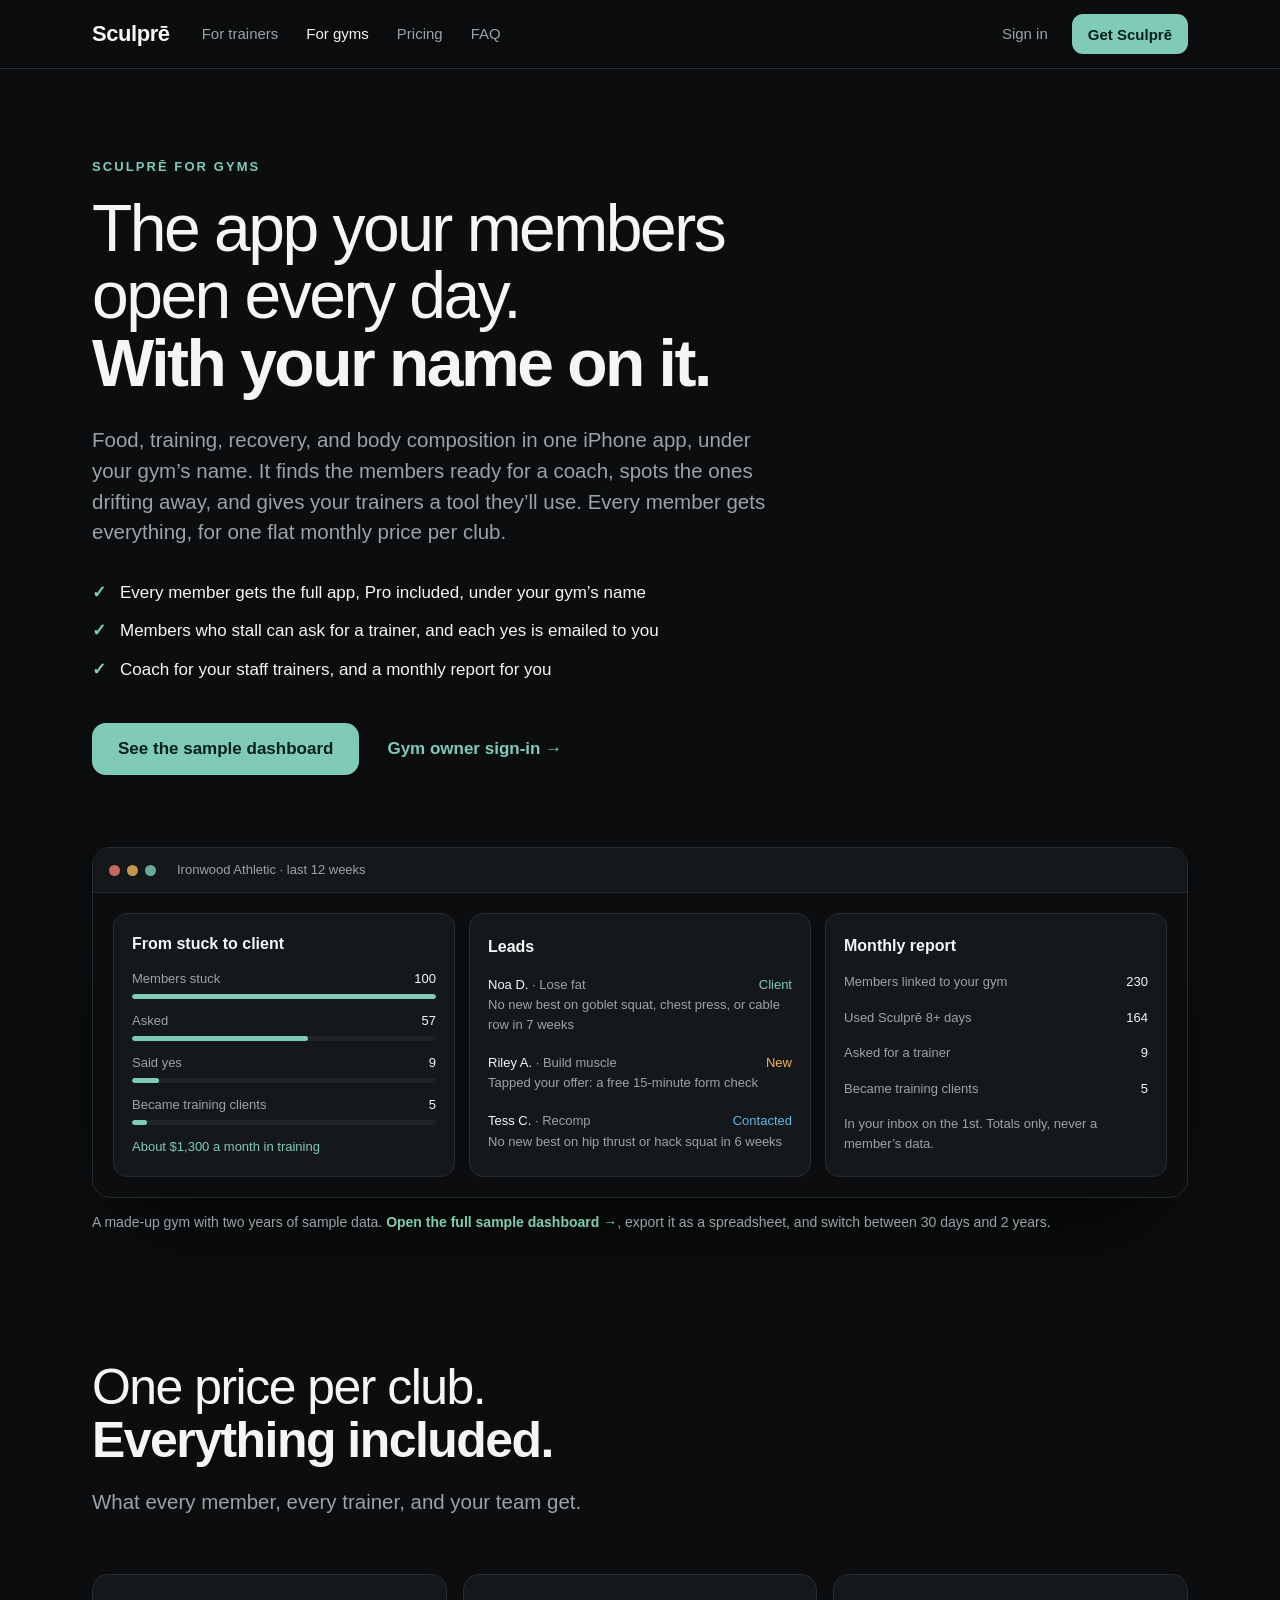
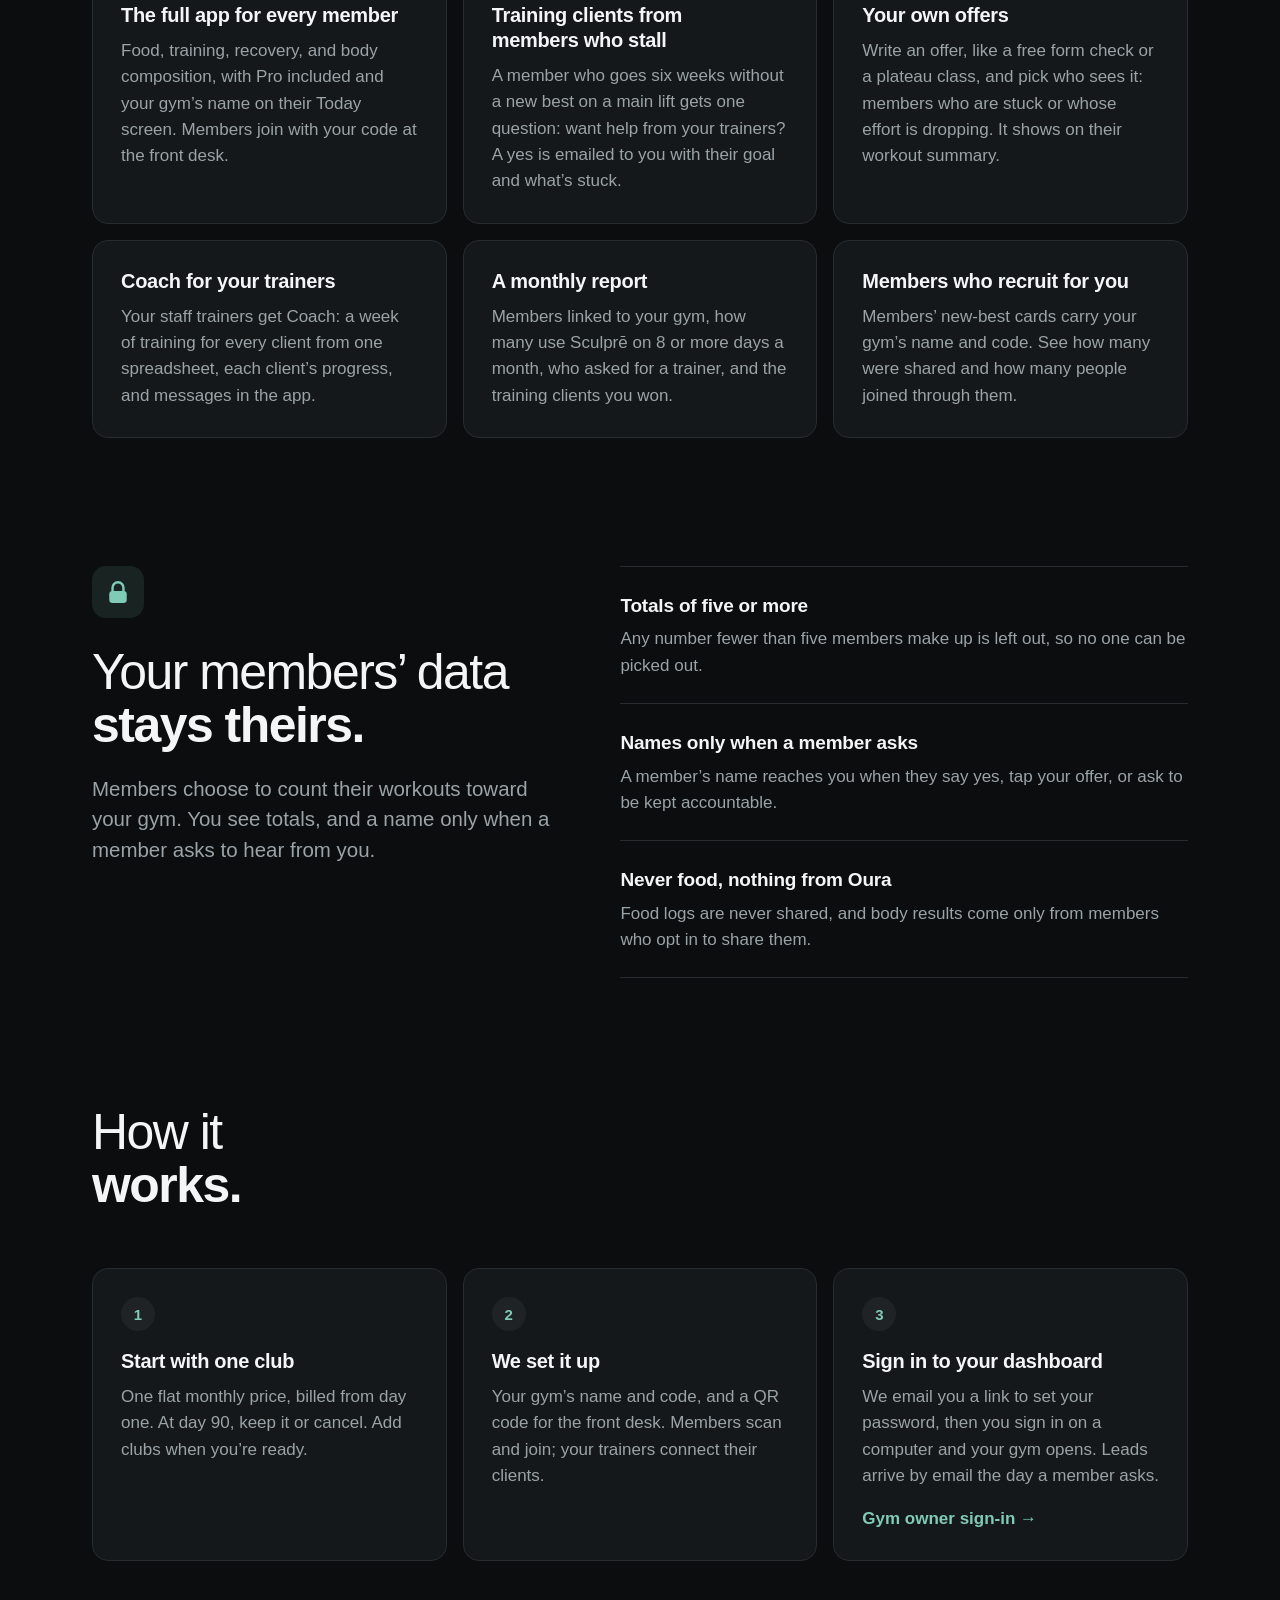
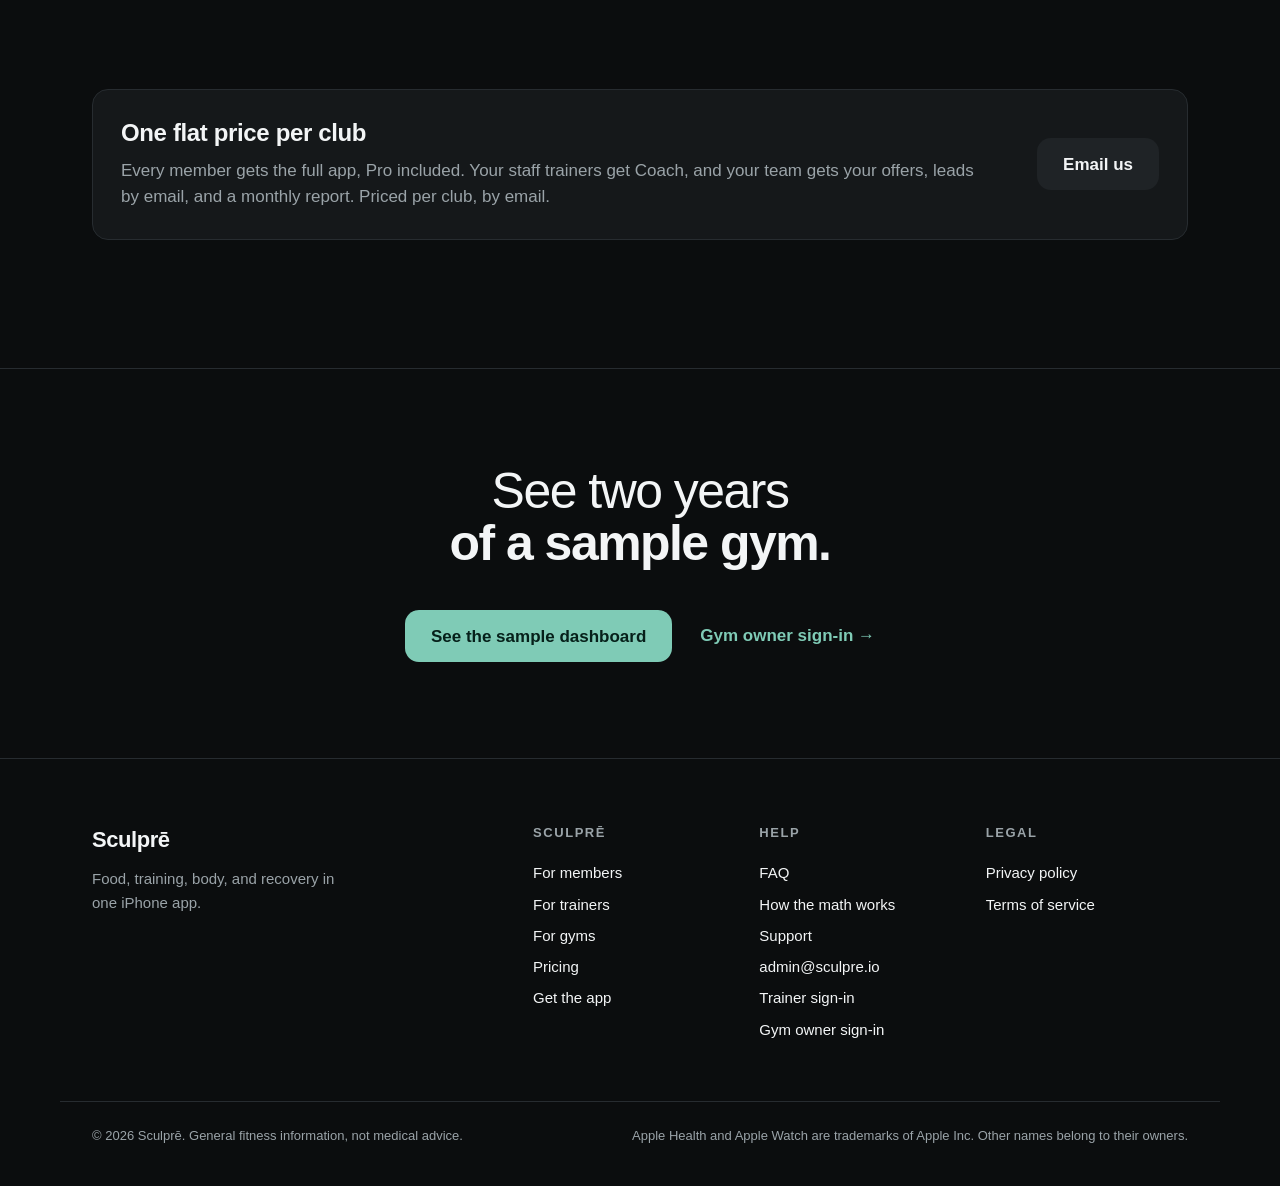
<file: gyms/index.html>
<!doctype html>
<html lang="en">
<head>
  <meta charset="utf-8">
  <meta name="viewport" content="width=device-width, initial-scale=1, viewport-fit=cover">
  <title>Sculprē for gyms: turn members’ workouts into clients</title>
  <meta name="description" content="A gym dashboard that finds members who want a trainer, warns you weeks before visits fall, and shows the results and referrals your members bring.">
  
  <link rel="canonical" href="https://sculpre.io/gyms/">
  <meta name="theme-color" content="#0B0D0E">
  <meta name="color-scheme" content="dark">
  <meta property="og:type" content="website">
  <meta property="og:site_name" content="Sculprē">
  <meta property="og:title" content="Sculprē for gyms: turn members’ workouts into clients">
  <meta property="og:description" content="A gym dashboard that finds members who want a trainer, warns you weeks before visits fall, and shows the results and referrals your members bring.">
  <meta property="og:url" content="https://sculpre.io/gyms/">
  <meta property="og:image" content="https://sculpre.io/assets/og.png?v=3">
  <meta property="og:image:width" content="1200">
  <meta property="og:image:height" content="630">
  <meta property="og:image:alt" content="Sculprē: you do the hard work. Sculprē helps it go further.">
  <meta property="og:locale" content="en_US">
  <meta name="twitter:card" content="summary_large_image">
  <meta name="apple-itunes-app" content="app-id=6816453981">
  <link rel="icon" type="image/png" href="/assets/icon-64.png">
  <link rel="apple-touch-icon" href="/assets/apple-touch-icon.png">
  <link rel="stylesheet" href="/assets/site.css">
  <script type="application/ld+json">{"@context":"https://schema.org","@graph":[{"@type":"SoftwareApplication","name":"Sculprē gym dashboard","operatingSystem":"Web","applicationCategory":"BusinessApplication","description":"A dashboard for gym owners built from members’ Sculprē workouts: training leads from members who are stuck, gym offers, an early warning before visits fall, results, referrals, trainers, and equipment.","url":"https://sculpre.io/gyms/","publisher":{"@type":"Organization","name":"Sculprē","url":"https://sculpre.io/"}},{"@type":"BreadcrumbList","itemListElement":[{"@type":"ListItem","position":1,"name":"Sculprē","item":"https://sculpre.io/"},{"@type":"ListItem","position":2,"name":"Sculprē for gyms","item":"https://sculpre.io/gyms/"}]}]}</script>
</head>
<body>
  <a class="skip" href="#main">Skip to content</a>
  <header class="top">
    <div class="wrap top-row">
      <a class="wordmark" href="/" aria-label="Sculprē home">Sculprē</a>
      <nav class="nav" aria-label="Main">
        <a href="/coach/">For trainers</a>
        <a href="/gyms/" aria-current="page">For gyms</a>
        <a href="/pricing/">Pricing</a>
        <a href="/faq/">FAQ</a>
      </nav>
      <div class="top-actions">
        <a class="quiet-link hide-sm" href="https://emontiel-health.expo.app">Sign in</a>
        <a class="btn btn-sm" href="/get/">Get Sculprē</a>
      </div>
    </div>
  </header>

  <main id="main">
    <section class="hero">
      <div class="wrap">
        <div style="max-width:880px">
          <p class="eyebrow">Sculprē for gyms</p>
          <h1 class="display"><span class="thin">The app your members open every day.</span> <span class="bold">With your name on it.</span></h1>
          <p class="lead">Food, training, recovery, and body composition in one iPhone app, under your gym’s name. It finds the members ready for a coach, spots the ones drifting away, and gives your trainers a tool they’ll use. Every member gets everything, for one flat monthly price per club.</p>
          <ul class="checks">
            <li>Every member gets the full app, Pro included, under your gym’s name</li>
            <li>Members who stall can ask for a trainer, and each yes is emailed to you</li>
            <li>Coach for your staff trainers, and a monthly report for you</li>
          </ul>
          <div class="cta-row">
            <a class="btn" href="https://emontiel-health.expo.app/gyms/demo">See the sample dashboard</a>
            <a class="text-link" href="https://emontiel-health.expo.app/gym">Gym owner sign-in</a>
          </div>
        </div>

        <div class="browser" style="margin-top:72px" role="img" aria-label="The gym dashboard for a sample gym: 100 members stuck in 12 weeks, 57 asked, 9 said yes, and 5 became training clients; a list of leads with their goals; and last month’s report: 230 members linked, 164 using Sculprē on 8 or more days, 9 leads, and 5 training clients.">
          <div class="browser-bar" aria-hidden="true"><i style="background:#F27D6E"></i><i style="background:#F2B35C"></i><i style="background:#7FCBB6"></i><span>Ironwood Athletic · last 12 weeks</span></div>
          <div class="browser-body" aria-hidden="true">
            <div class="client">
              <div class="client-name">From stuck to client</div>
              <div><div class="row"><span>Members stuck</span><b>100</b></div><div class="bar"><i style="width:100%;background:var(--accent)"></i></div></div>
              <div><div class="row"><span>Asked</span><b>57</b></div><div class="bar"><i style="width:58%;background:var(--accent)"></i></div></div>
              <div><div class="row"><span>Said yes</span><b>9</b></div><div class="bar"><i style="width:9%;background:var(--accent)"></i></div></div>
              <div><div class="row"><span>Became training clients</span><b>5</b></div><div class="bar"><i style="width:5%;background:var(--accent)"></i></div></div>
              <div class="flag" style="color:var(--accent)">About $1,300 a month in training</div>
            </div>
            <div class="client">
              <div class="client-name">Leads</div>
              <div><div class="row"><span><b>Noa D.</b> · Lose fat</span><b style="color:var(--accent)">Client</b></div><div class="flag muted">No new best on goblet squat, chest press, or cable row in 7 weeks</div></div>
              <div><div class="row"><span><b>Riley A.</b> · Build muscle</span><b style="color:var(--warn)">New</b></div><div class="flag muted">Tapped your offer: a free 15-minute form check</div></div>
              <div><div class="row"><span><b>Tess C.</b> · Recomp</span><b style="color:var(--water)">Contacted</b></div><div class="flag muted">No new best on hip thrust or hack squat in 6 weeks</div></div>
            </div>
            <div class="client">
              <div class="client-name">Monthly report</div>
              <div class="row"><span>Members linked to your gym</span><b>230</b></div>
              <div class="row"><span>Used Sculprē 8+ days</span><b>164</b></div>
              <div class="row"><span>Asked for a trainer</span><b>9</b></div>
              <div class="row"><span>Became training clients</span><b>5</b></div>
              <div class="flag muted">In your inbox on the 1st. Totals only, never a member’s data.</div>
            </div>
          </div>
        </div>
        <p class="small" style="margin-top:14px">A made-up gym with two years of sample data. <a class="text-link" href="https://emontiel-health.expo.app/gyms/demo">Open the full sample dashboard</a>, export it as a spreadsheet, and switch between 30 days and 2 years.</p>
      </div>
    </section>

    <section class="section">
      <div class="wrap">
        <div class="section-head">
          <h2 class="title"><span class="thin">One price per club.</span> <span class="bold">Everything included.</span></h2>
          <p class="lead">What every member, every trainer, and your team get.</p>
        </div>
        <div class="grid-3">
          <article class="card"><h3>The full app for every member</h3><p>Food, training, recovery, and body composition, with Pro included and your gym’s name on their Today screen. Members join with your code at the front desk.</p></article>
          <article class="card"><h3>Training clients from members who stall</h3><p>A member who goes six weeks without a new best on a main lift gets one question: want help from your trainers? A yes is emailed to you with their goal and what’s stuck.</p></article>
          <article class="card"><h3>Your own offers</h3><p>Write an offer, like a free form check or a plateau class, and pick who sees it: members who are stuck or whose effort is dropping. It shows on their workout summary.</p></article>
          <article class="card"><h3>Coach for your trainers</h3><p>Your staff trainers get Coach: a week of training for every client from one spreadsheet, each client’s progress, and messages in the app.</p></article>
          <article class="card"><h3>A monthly report</h3><p>Members linked to your gym, how many use Sculprē on 8 or more days a month, who asked for a trainer, and the training clients you won.</p></article>
          <article class="card"><h3>Members who recruit for you</h3><p>Members’ new-best cards carry your gym’s name and code. See how many were shared and how many people joined through them.</p></article>
        </div>
      </div>
    </section>

    <section class="section">
      <div class="wrap privacy">
        <div>
          <div class="lock" aria-hidden="true"><svg width="22" height="24" viewBox="0 0 20 22"><path d="M5 10V7a5 5 0 0 1 10 0v3" stroke="#7FCBB6" stroke-width="2.2" fill="none" stroke-linecap="round"/><rect x="2" y="10" width="16" height="11" rx="3" fill="#7FCBB6"/></svg></div>
          <h2 class="title"><span class="thin">Your members’ data</span> <span class="bold">stays theirs.</span></h2>
          <p class="lead" style="margin-top:22px">Members choose to count their workouts toward your gym. You see totals, and a name only when a member asks to hear from you.</p>
        </div>
        <div class="facts">
          <div class="fact"><h3>Totals of five or more</h3><p>Any number fewer than five members make up is left out, so no one can be picked out.</p></div>
          <div class="fact"><h3>Names only when a member asks</h3><p>A member’s name reaches you when they say yes, tap your offer, or ask to be kept accountable.</p></div>
          <div class="fact"><h3>Never food, nothing from Oura</h3><p>Food logs are never shared, and body results come only from members who opt in to share them.</p></div>
        </div>
      </div>
    </section>

    <section class="section" id="start">
      <div class="wrap">
        <div class="section-head">
          <h2 class="title"><span class="thin">How it</span> <span class="bold">works.</span></h2>
        </div>
        <ol class="steps-list">
          <li class="card"><h3>Start with one club</h3><p>One flat monthly price, billed from day one. At day 90, keep it or cancel. Add clubs when you’re ready.</p></li>
          <li class="card"><h3>We set it up</h3><p>Your gym’s name and code, and a QR code for the front desk. Members scan and join; your trainers connect their clients.</p></li>
          <li class="card"><h3>Sign in to your dashboard</h3><p>We email you a link to set your password, then you sign in on a computer and your gym opens. Leads arrive by email the day a member asks.</p><p style="margin-top:16px"><a class="text-link" href="https://emontiel-health.expo.app/gym">Gym owner sign-in</a></p></li>
        </ol>
      </div>
    </section>

    <section class="section">
      <div class="wrap">
        <div class="card band">
          <div>
            <h3 style="font-size:24px">One flat price per club</h3>
            <p>Every member gets the full app, Pro included. Your staff trainers get Coach, and your team gets your offers, leads by email, and a monthly report. Priced per club, by email.</p>
          </div>
          <a class="btn btn-ghost" href="mailto:admin@sculpre.io?subject=Gym%20dashboard">Email us</a>
        </div>
      </div>
    </section>

    <section class="closing">
      <div class="wrap">
        <h2 class="title"><span class="thin">See two years</span> <span class="bold">of a sample gym.</span></h2>
        <div class="cta-row">
          <a class="btn" href="https://emontiel-health.expo.app/gyms/demo">See the sample dashboard</a>
          <a class="text-link" href="https://emontiel-health.expo.app/gym">Gym owner sign-in</a>
        </div>
      </div>
    </section>

  </main>

  <footer class="foot">
    <div class="wrap foot-grid">
      <div class="foot-brand">
        <a class="wordmark" href="/">Sculprē</a>
        <p>Food, training, body, and recovery in one iPhone app.</p>
      </div>
      <nav class="foot-links" aria-label="Footer">
        <div>
          <p class="foot-h">Sculprē</p>
          <a href="/">For members</a>
          <a href="/coach/">For trainers</a>
          <a href="/gyms/">For gyms</a>
          <a href="/pricing/">Pricing</a>
          <a href="/get/">Get the app</a>
        </div>
        <div>
          <p class="foot-h">Help</p>
          <a href="/faq/">FAQ</a>
          <a href="/how-it-works/">How the math works</a>
          <a href="https://emontiel-health.expo.app/support">Support</a>
          <a href="mailto:admin@sculpre.io">admin@sculpre.io</a>
          <a href="https://emontiel-health.expo.app">Trainer sign-in</a>
          <a href="https://emontiel-health.expo.app/gym">Gym owner sign-in</a>
        </div>
        <div>
          <p class="foot-h">Legal</p>
          <a href="https://emontiel-health.expo.app/privacy">Privacy policy</a>
          <a href="https://emontiel-health.expo.app/terms">Terms of service</a>
        </div>
      </nav>
    </div>
    <div class="wrap foot-base">
      <p>© 2026 Sculprē. General fitness information, not medical advice.</p>
      <p>Apple Health and Apple Watch are trademarks of Apple Inc. Other names belong to their owners.</p>
    </div>
  </footer>
</body>
</html>
</file>
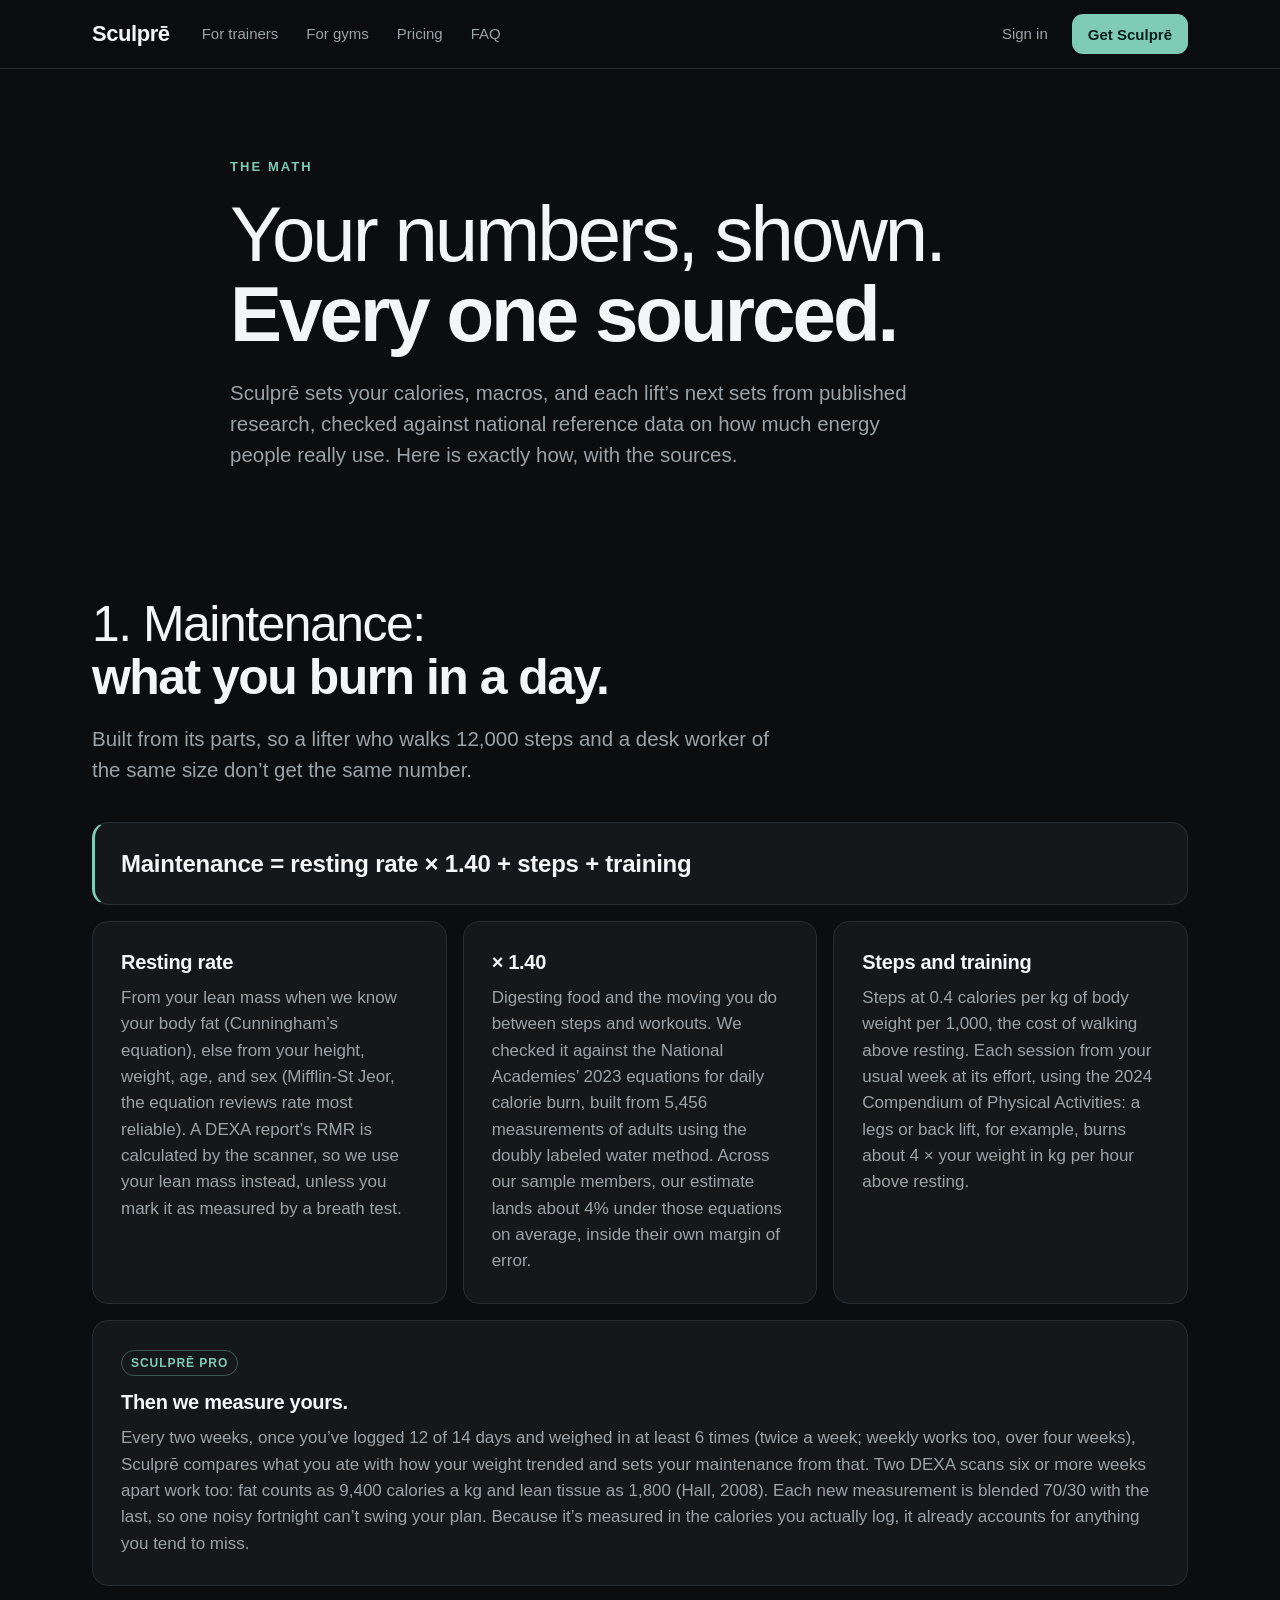
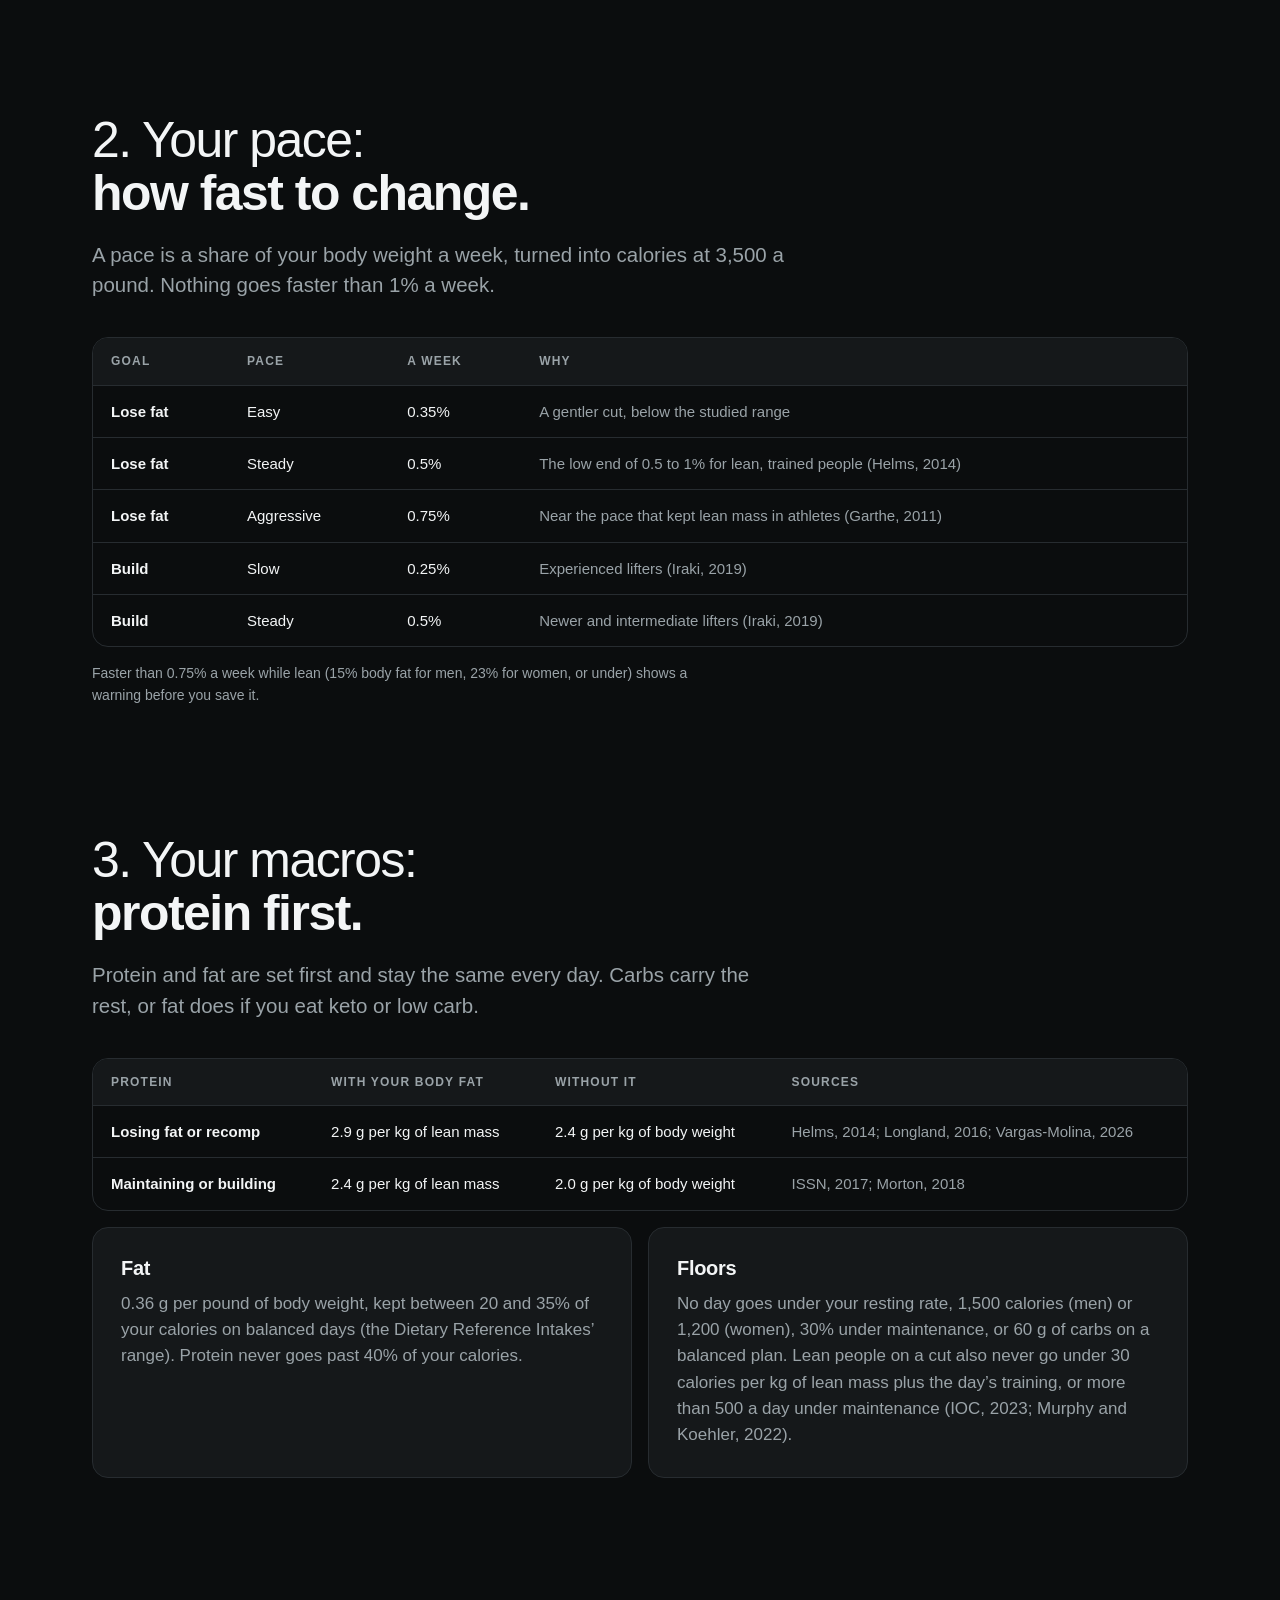
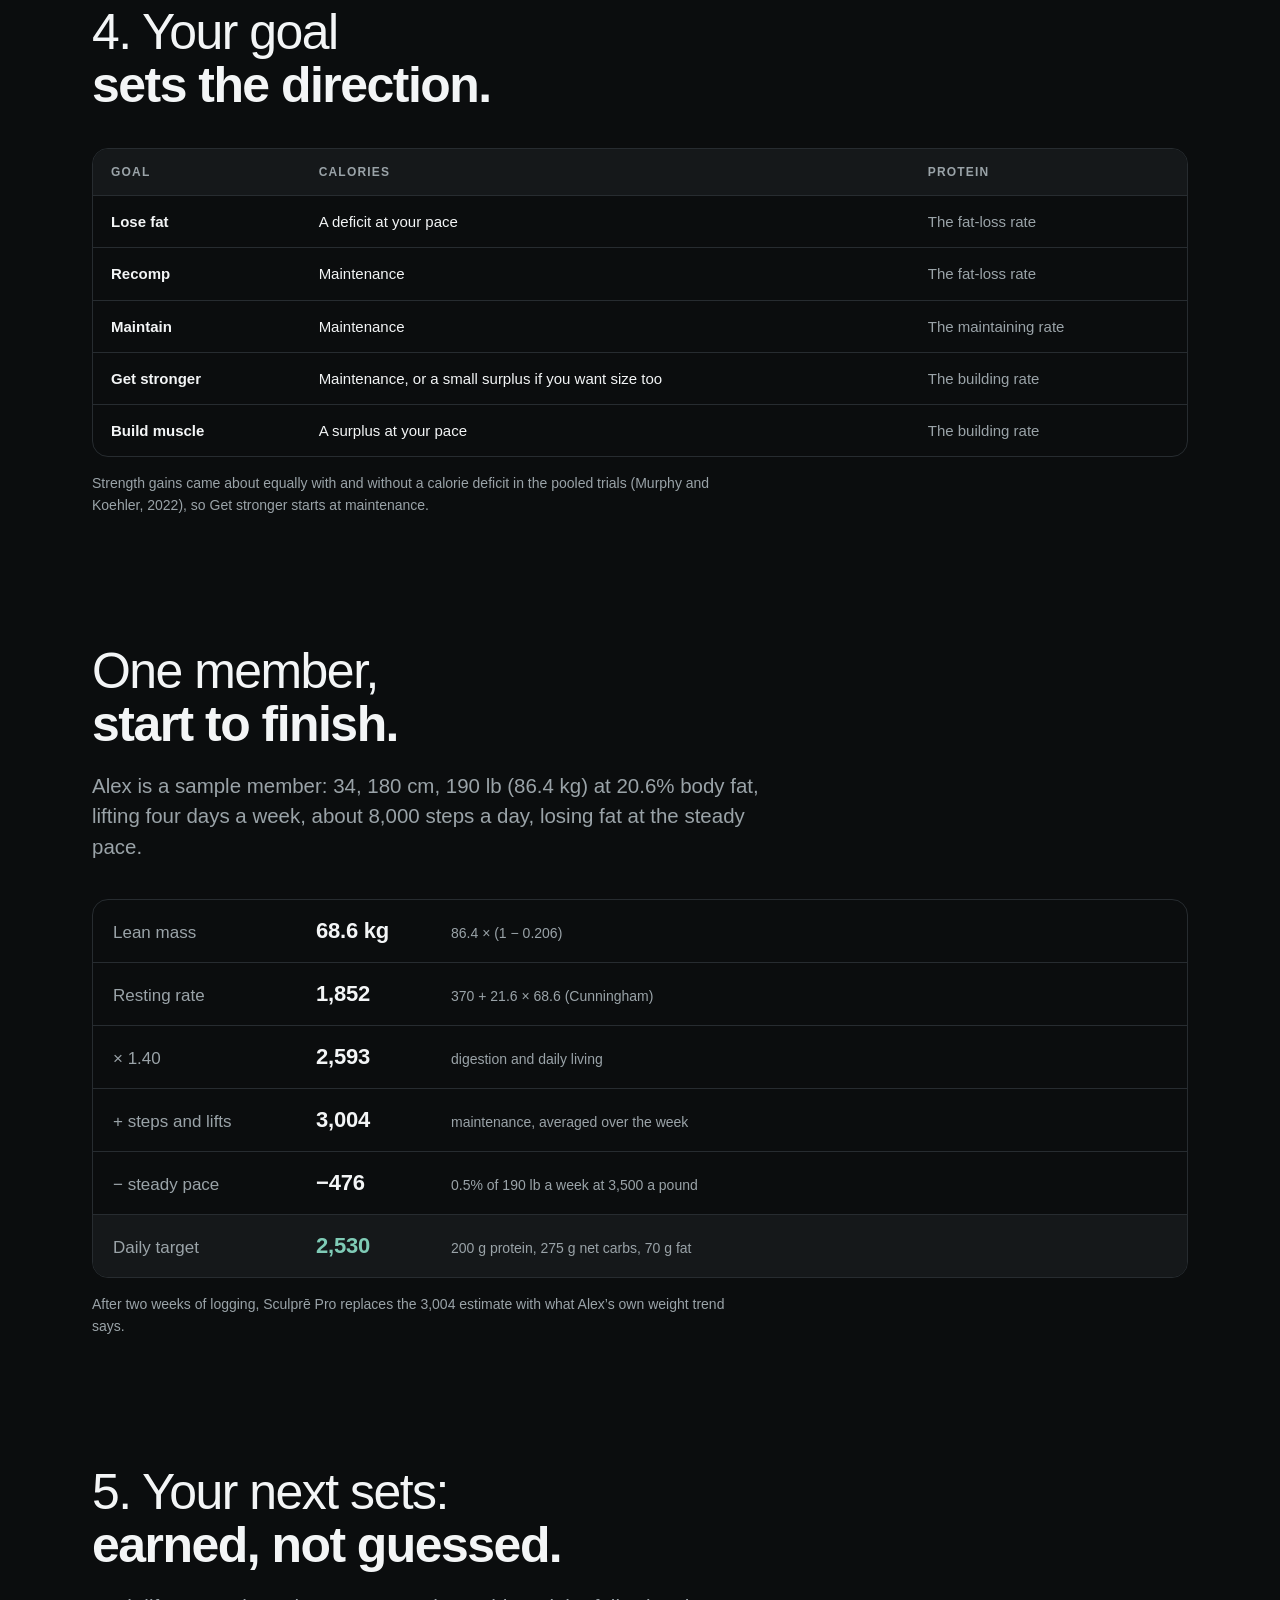
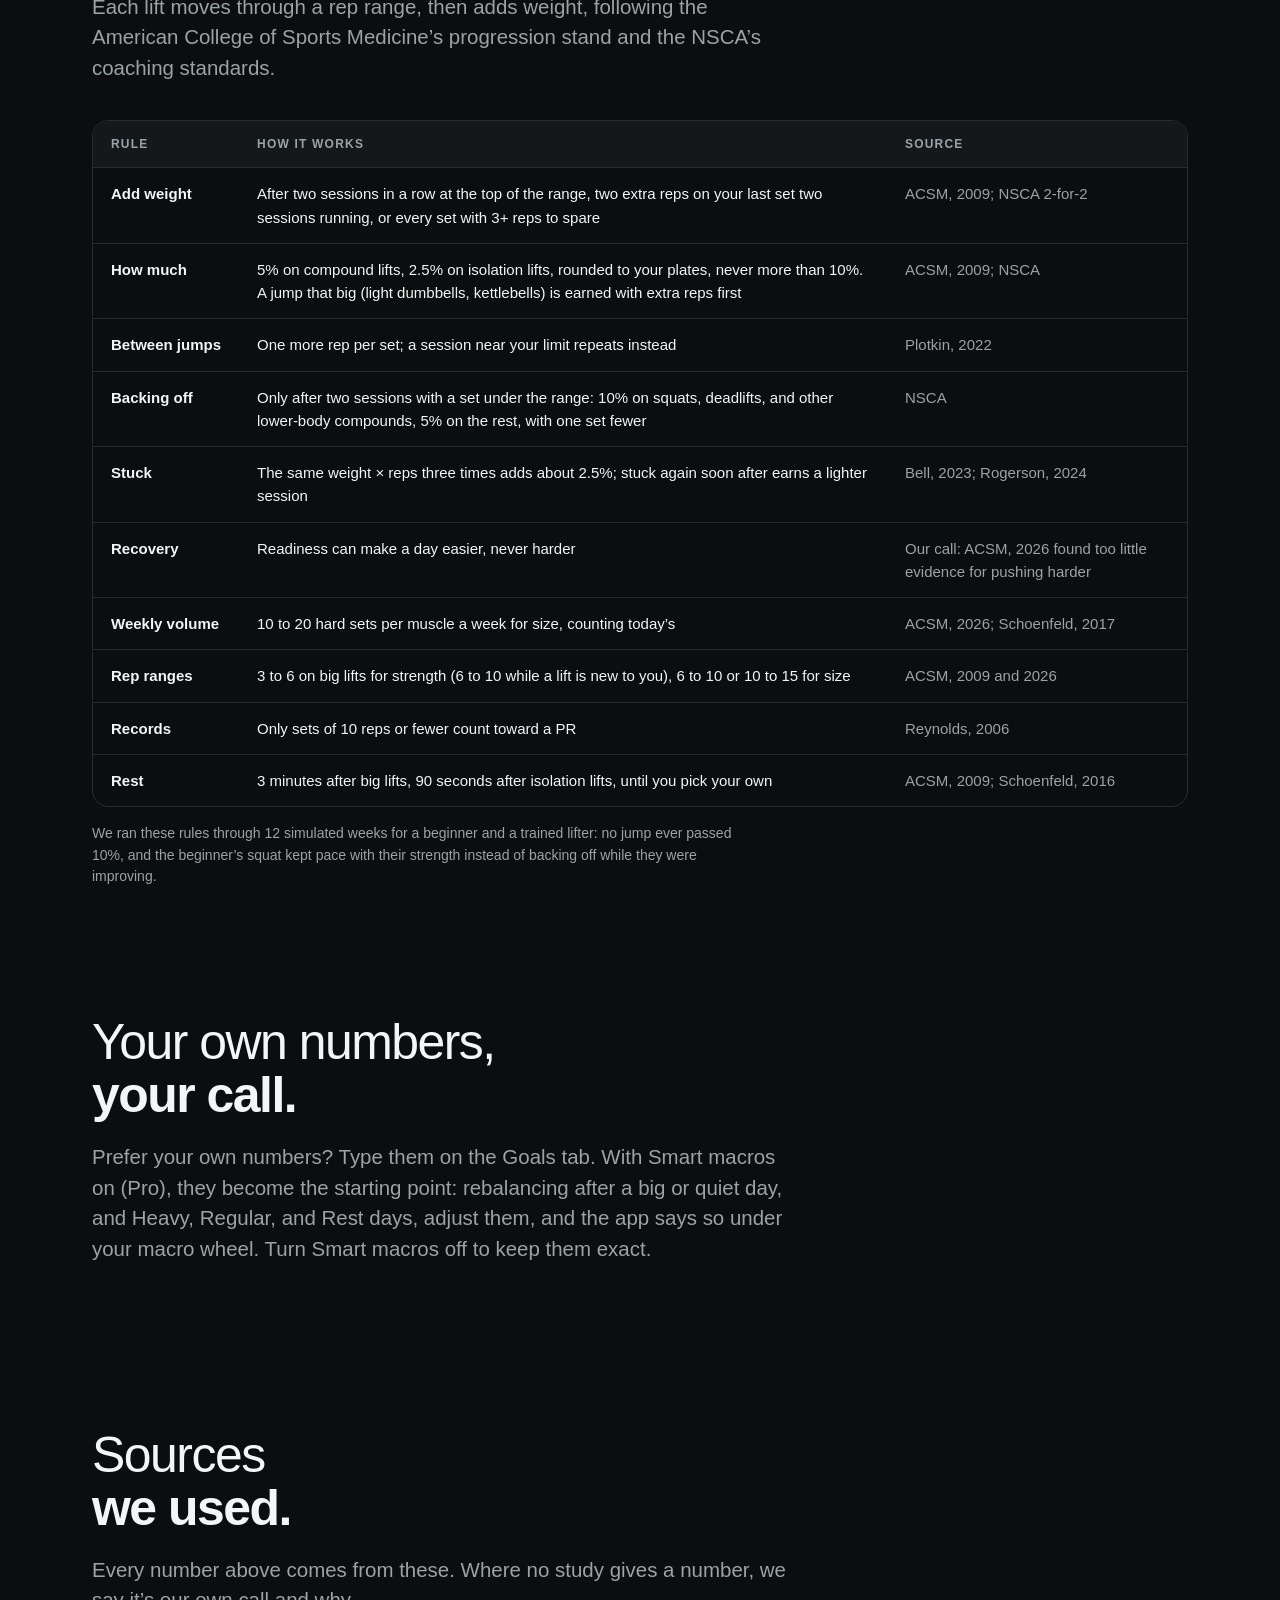
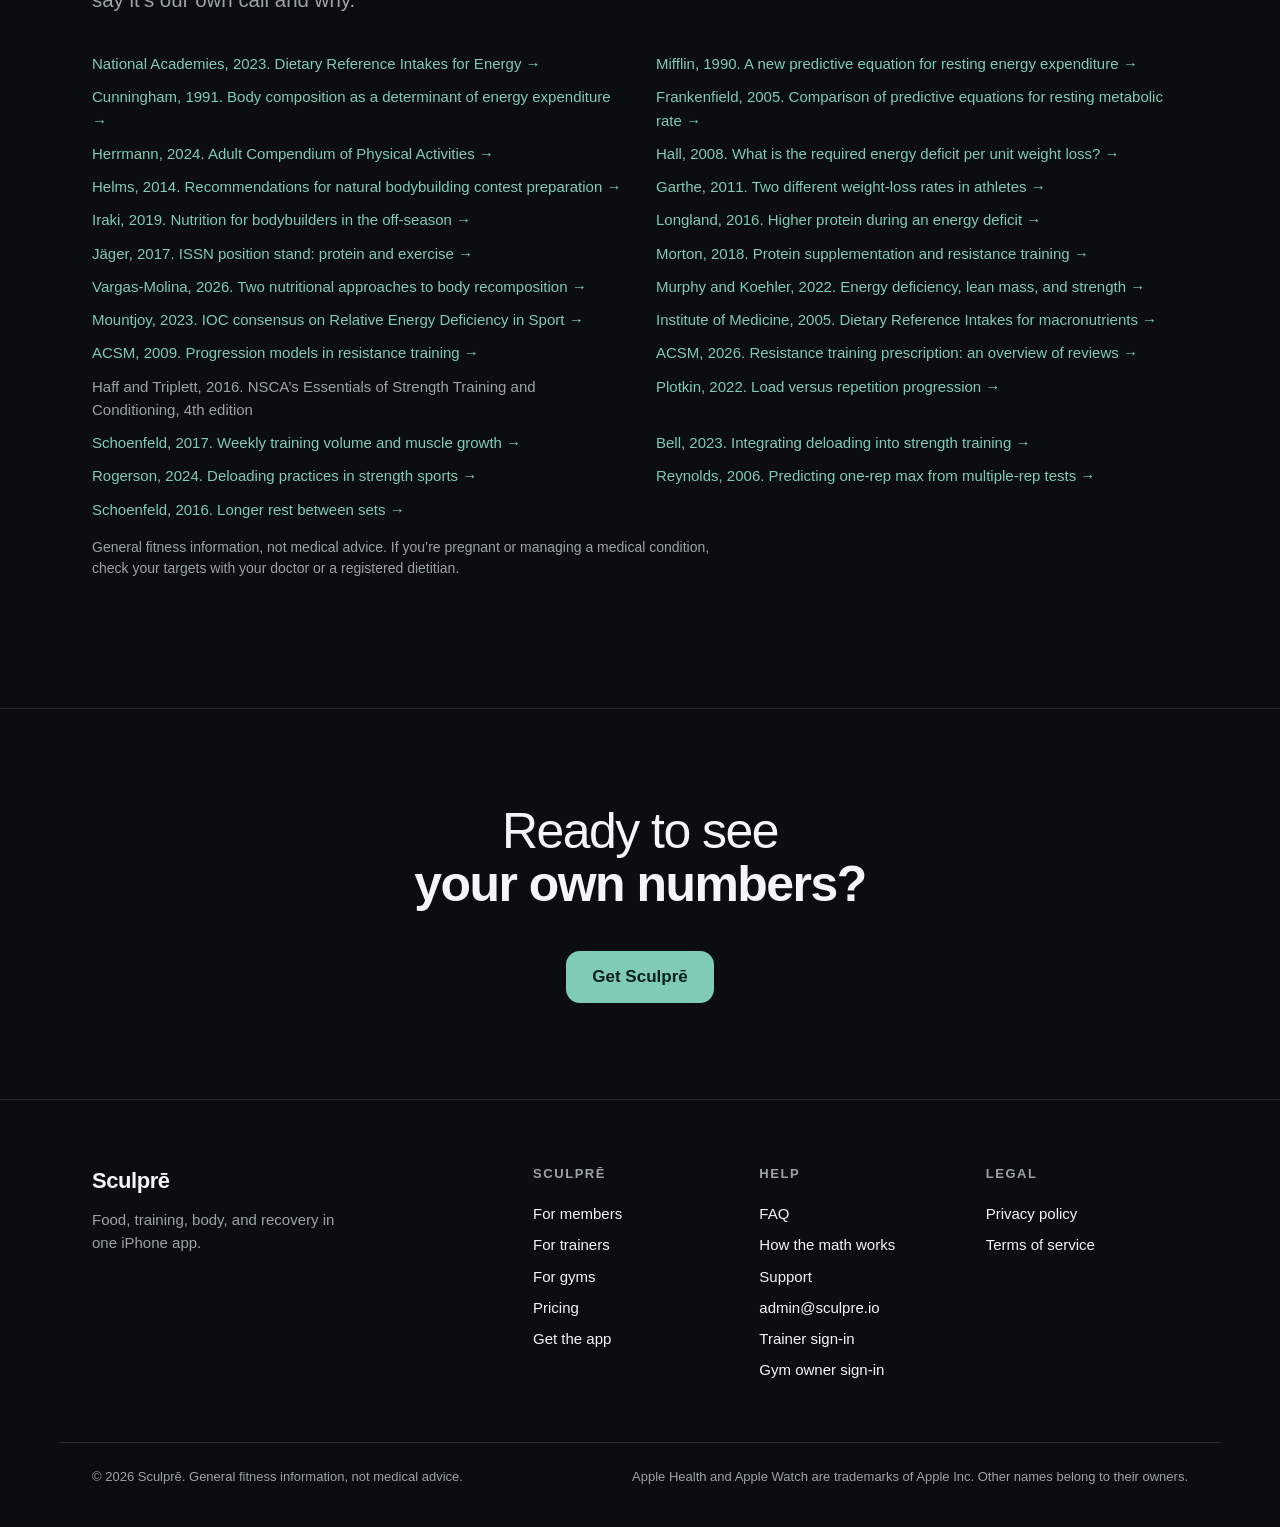
<file: how-it-works/index.html>
<!doctype html>
<html lang="en">
<head>
  <meta charset="utf-8">
  <meta name="viewport" content="width=device-width, initial-scale=1, viewport-fit=cover">
  <title>How Sculprē sets your macros and next sets</title>
  <meta name="description" content="The math behind Sculprē’s calorie, macro, and lift targets, step by step, with the research behind every number.">
  
  <link rel="canonical" href="https://sculpre.io/how-it-works/">
  <meta name="theme-color" content="#0B0D0E">
  <meta name="color-scheme" content="dark">
  <meta property="og:type" content="website">
  <meta property="og:site_name" content="Sculprē">
  <meta property="og:title" content="How Sculprē sets your macros and next sets">
  <meta property="og:description" content="The math behind Sculprē’s calorie, macro, and lift targets, step by step, with the research behind every number.">
  <meta property="og:url" content="https://sculpre.io/how-it-works/">
  <meta property="og:image" content="https://sculpre.io/assets/og.png?v=3">
  <meta property="og:image:width" content="1200">
  <meta property="og:image:height" content="630">
  <meta property="og:image:alt" content="Sculprē: you do the hard work. Sculprē helps it go further.">
  <meta property="og:locale" content="en_US">
  <meta name="twitter:card" content="summary_large_image">
  <meta name="apple-itunes-app" content="app-id=6816453981">
  <link rel="icon" type="image/png" href="/assets/icon-64.png">
  <link rel="apple-touch-icon" href="/assets/apple-touch-icon.png">
  <link rel="stylesheet" href="/assets/site.css">
  <script type="application/ld+json">{"@context":"https://schema.org","@graph":[{"@type":"BreadcrumbList","itemListElement":[{"@type":"ListItem","position":1,"name":"Sculprē","item":"https://sculpre.io/"},{"@type":"ListItem","position":2,"name":"How Sculprē sets your macros and next sets","item":"https://sculpre.io/how-it-works/"}]}]}</script>
</head>
<body>
  <a class="skip" href="#main">Skip to content</a>
  <header class="top">
    <div class="wrap top-row">
      <a class="wordmark" href="/" aria-label="Sculprē home">Sculprē</a>
      <nav class="nav" aria-label="Main">
        <a href="/coach/">For trainers</a>
        <a href="/gyms/">For gyms</a>
        <a href="/pricing/">Pricing</a>
        <a href="/faq/">FAQ</a>
      </nav>
      <div class="top-actions">
        <a class="quiet-link hide-sm" href="https://emontiel-health.expo.app">Sign in</a>
        <a class="btn btn-sm" href="/get/">Get Sculprē</a>
      </div>
    </div>
  </header>

  <main id="main">
    <section class="wrap page-head">
      <p class="eyebrow">The math</p>
      <h1 class="display"><span class="thin">Your numbers, shown.</span> <span class="bold">Every one sourced.</span></h1>
      <p class="lead">Sculprē sets your calories, macros, and each lift’s next sets from published research, checked against national reference data on how much energy people really use. Here is exactly how, with the sources.</p>
    </section>

    <section class="section math">
      <div class="wrap">
        <div class="section-head">
          <h2 class="title"><span class="thin">1. Maintenance:</span> <span class="bold">what you burn in a day.</span></h2>
          <p class="lead">Built from its parts, so a lifter who walks 12,000 steps and a desk worker of the same size don’t get the same number.</p>
        </div>
        <div class="formula">Maintenance = resting rate × 1.40 + steps + training</div>
        <div class="grid-3 math-cards">
          <div class="card">
            <h3>Resting rate</h3>
            <p>From your lean mass when we know your body fat (Cunningham’s equation), else from your height, weight, age, and sex (Mifflin-St Jeor, the equation reviews rate most reliable). A DEXA report’s RMR is calculated by the scanner, so we use your lean mass instead, unless you mark it as measured by a breath test.</p>
          </div>
          <div class="card">
            <h3>× 1.40</h3>
            <p>Digesting food and the moving you do between steps and workouts. We checked it against the National Academies’ 2023 equations for daily calorie burn, built from 5,456 measurements of adults using the doubly labeled water method. Across our sample members, our estimate lands about 4% under those equations on average, inside their own margin of error.</p>
          </div>
          <div class="card">
            <h3>Steps and training</h3>
            <p>Steps at 0.4 calories per kg of body weight per 1,000, the cost of walking above resting. Each session from your usual week at its effort, using the 2024 Compendium of Physical Activities: a legs or back lift, for example, burns about 4 × your weight in kg per hour above resting.</p>
          </div>
        </div>
        <div class="card measured">
          <span class="tag">SCULPRĒ PRO</span>
          <h3>Then we measure yours.</h3>
          <p>Every two weeks, once you’ve logged 12 of 14 days and weighed in at least 6 times (twice a week; weekly works too, over four weeks), Sculprē compares what you ate with how your weight trended and sets your maintenance from that. Two DEXA scans six or more weeks apart work too: fat counts as 9,400 calories a kg and lean tissue as 1,800 (Hall, 2008). Each new measurement is blended 70/30 with the last, so one noisy fortnight can’t swing your plan. Because it’s measured in the calories you actually log, it already accounts for anything you tend to miss.</p>
        </div>
      </div>
    </section>

    <section class="section math">
      <div class="wrap">
        <div class="section-head">
          <h2 class="title"><span class="thin">2. Your pace:</span> <span class="bold">how fast to change.</span></h2>
          <p class="lead">A pace is a share of your body weight a week, turned into calories at 3,500 a pound. Nothing goes faster than 1% a week.</p>
        </div>
        <div class="table-scroll">
          <table class="math-table">
            <thead><tr><th>Goal</th><th>Pace</th><th>A week</th><th>Why</th></tr></thead>
            <tbody>
              <tr><td data-label="Goal">Lose fat</td><td data-label="Pace">Easy</td><td data-label="A week">0.35%</td><td data-label="Why">A gentler cut, below the studied range</td></tr>
              <tr><td data-label="Goal">Lose fat</td><td data-label="Pace">Steady</td><td data-label="A week">0.5%</td><td data-label="Why">The low end of 0.5 to 1% for lean, trained people (Helms, 2014)</td></tr>
              <tr><td data-label="Goal">Lose fat</td><td data-label="Pace">Aggressive</td><td data-label="A week">0.75%</td><td data-label="Why">Near the pace that kept lean mass in athletes (Garthe, 2011)</td></tr>
              <tr><td data-label="Goal">Build</td><td data-label="Pace">Slow</td><td data-label="A week">0.25%</td><td data-label="Why">Experienced lifters (Iraki, 2019)</td></tr>
              <tr><td data-label="Goal">Build</td><td data-label="Pace">Steady</td><td data-label="A week">0.5%</td><td data-label="Why">Newer and intermediate lifters (Iraki, 2019)</td></tr>
            </tbody>
          </table>
        </div>
        <p class="small math-note">Faster than 0.75% a week while lean (15% body fat for men, 23% for women, or under) shows a warning before you save it.</p>
      </div>
    </section>

    <section class="section math">
      <div class="wrap">
        <div class="section-head">
          <h2 class="title"><span class="thin">3. Your macros:</span> <span class="bold">protein first.</span></h2>
          <p class="lead">Protein and fat are set first and stay the same every day. Carbs carry the rest, or fat does if you eat keto or low carb.</p>
        </div>
        <div class="table-scroll">
          <table class="math-table">
            <thead><tr><th>Protein</th><th>With your body fat</th><th>Without it</th><th>Sources</th></tr></thead>
            <tbody>
              <tr><td data-label="Protein">Losing fat or recomp</td><td data-label="With your body fat">2.9 g per kg of lean mass</td><td data-label="Without it">2.4 g per kg of body weight</td><td data-label="Sources">Helms, 2014; Longland, 2016; Vargas-Molina, 2026</td></tr>
              <tr><td data-label="Protein">Maintaining or building</td><td data-label="With your body fat">2.4 g per kg of lean mass</td><td data-label="Without it">2.0 g per kg of body weight</td><td data-label="Sources">ISSN, 2017; Morton, 2018</td></tr>
            </tbody>
          </table>
        </div>
        <div class="grid-2 math-cards">
          <div class="card">
            <h3>Fat</h3>
            <p>0.36 g per pound of body weight, kept between 20 and 35% of your calories on balanced days (the Dietary Reference Intakes’ range). Protein never goes past 40% of your calories.</p>
          </div>
          <div class="card">
            <h3>Floors</h3>
            <p>No day goes under your resting rate, 1,500 calories (men) or 1,200 (women), 30% under maintenance, or 60 g of carbs on a balanced plan. Lean people on a cut also never go under 30 calories per kg of lean mass plus the day’s training, or more than 500 a day under maintenance (IOC, 2023; Murphy and Koehler, 2022).</p>
          </div>
        </div>
      </div>
    </section>

    <section class="section math">
      <div class="wrap">
        <div class="section-head">
          <h2 class="title"><span class="thin">4. Your goal</span> <span class="bold">sets the direction.</span></h2>
        </div>
        <div class="table-scroll">
          <table class="math-table">
            <thead><tr><th>Goal</th><th>Calories</th><th>Protein</th></tr></thead>
            <tbody>
              <tr><td data-label="Goal">Lose fat</td><td data-label="Calories">A deficit at your pace</td><td data-label="Protein">The fat-loss rate</td></tr>
              <tr><td data-label="Goal">Recomp</td><td data-label="Calories">Maintenance</td><td data-label="Protein">The fat-loss rate</td></tr>
              <tr><td data-label="Goal">Maintain</td><td data-label="Calories">Maintenance</td><td data-label="Protein">The maintaining rate</td></tr>
              <tr><td data-label="Goal">Get stronger</td><td data-label="Calories">Maintenance, or a small surplus if you want size too</td><td data-label="Protein">The building rate</td></tr>
              <tr><td data-label="Goal">Build muscle</td><td data-label="Calories">A surplus at your pace</td><td data-label="Protein">The building rate</td></tr>
            </tbody>
          </table>
        </div>
        <p class="small math-note">Strength gains came about equally with and without a calorie deficit in the pooled trials (Murphy and Koehler, 2022), so Get stronger starts at maintenance.</p>
      </div>
    </section>

    <section class="section math">
      <div class="wrap">
        <div class="section-head">
          <h2 class="title"><span class="thin">One member,</span> <span class="bold">start to finish.</span></h2>
          <p class="lead">Alex is a sample member: 34, 180 cm, 190 lb (86.4 kg) at 20.6% body fat, lifting four days a week, about 8,000 steps a day, losing fat at the steady pace.</p>
        </div>
        <ol class="worked">
          <li><span>Lean mass</span><b>68.6 kg</b><em>86.4 × (1 − 0.206)</em></li>
          <li><span>Resting rate</span><b>1,852</b><em>370 + 21.6 × 68.6 (Cunningham)</em></li>
          <li><span>× 1.40</span><b>2,593</b><em>digestion and daily living</em></li>
          <li><span>+ steps and lifts</span><b>3,004</b><em>maintenance, averaged over the week</em></li>
          <li><span>− steady pace</span><b>−476</b><em>0.5% of 190 lb a week at 3,500 a pound</em></li>
          <li class="total"><span>Daily target</span><b>2,530</b><em>200 g protein, 275 g net carbs, 70 g fat</em></li>
        </ol>
        <p class="small math-note">After two weeks of logging, Sculprē Pro replaces the 3,004 estimate with what Alex’s own weight trend says.</p>
      </div>
    </section>

    <section class="section math">
      <div class="wrap">
        <div class="section-head">
          <h2 class="title"><span class="thin">5. Your next sets:</span> <span class="bold">earned, not guessed.</span></h2>
          <p class="lead">Each lift moves through a rep range, then adds weight, following the American College of Sports Medicine’s progression stand and the NSCA’s coaching standards.</p>
        </div>
        <div class="table-scroll">
          <table class="math-table">
            <thead><tr><th>Rule</th><th>How it works</th><th>Source</th></tr></thead>
            <tbody>
              <tr><td data-label="Rule">Add weight</td><td data-label="How it works">After two sessions in a row at the top of the range, two extra reps on your last set two sessions running, or every set with 3+ reps to spare</td><td data-label="Source">ACSM, 2009; NSCA 2-for-2</td></tr>
              <tr><td data-label="Rule">How much</td><td data-label="How it works">5% on compound lifts, 2.5% on isolation lifts, rounded to your plates, never more than 10%. A jump that big (light dumbbells, kettlebells) is earned with extra reps first</td><td data-label="Source">ACSM, 2009; NSCA</td></tr>
              <tr><td data-label="Rule">Between jumps</td><td data-label="How it works">One more rep per set; a session near your limit repeats instead</td><td data-label="Source">Plotkin, 2022</td></tr>
              <tr><td data-label="Rule">Backing off</td><td data-label="How it works">Only after two sessions with a set under the range: 10% on squats, deadlifts, and other lower-body compounds, 5% on the rest, with one set fewer</td><td data-label="Source">NSCA</td></tr>
              <tr><td data-label="Rule">Stuck</td><td data-label="How it works">The same weight × reps three times adds about 2.5%; stuck again soon after earns a lighter session</td><td data-label="Source">Bell, 2023; Rogerson, 2024</td></tr>
              <tr><td data-label="Rule">Recovery</td><td data-label="How it works">Readiness can make a day easier, never harder</td><td data-label="Source">Our call: ACSM, 2026 found too little evidence for pushing harder</td></tr>
              <tr><td data-label="Rule">Weekly volume</td><td data-label="How it works">10 to 20 hard sets per muscle a week for size, counting today’s</td><td data-label="Source">ACSM, 2026; Schoenfeld, 2017</td></tr>
              <tr><td data-label="Rule">Rep ranges</td><td data-label="How it works">3 to 6 on big lifts for strength (6 to 10 while a lift is new to you), 6 to 10 or 10 to 15 for size</td><td data-label="Source">ACSM, 2009 and 2026</td></tr>
              <tr><td data-label="Rule">Records</td><td data-label="How it works">Only sets of 10 reps or fewer count toward a PR</td><td data-label="Source">Reynolds, 2006</td></tr>
              <tr><td data-label="Rule">Rest</td><td data-label="How it works">3 minutes after big lifts, 90 seconds after isolation lifts, until you pick your own</td><td data-label="Source">ACSM, 2009; Schoenfeld, 2016</td></tr>
            </tbody>
          </table>
        </div>
        <p class="small math-note">We ran these rules through 12 simulated weeks for a beginner and a trained lifter: no jump ever passed 10%, and the beginner’s squat kept pace with their strength instead of backing off while they were improving.</p>
      </div>
    </section>

    <section class="section math">
      <div class="wrap">
        <div class="section-head">
          <h2 class="title"><span class="thin">Your own numbers,</span> <span class="bold">your call.</span></h2>
          <p class="lead">Prefer your own numbers? Type them on the Goals tab. With Smart macros on (Pro), they become the starting point: rebalancing after a big or quiet day, and Heavy, Regular, and Rest days, adjust them, and the app says so under your macro wheel. Turn Smart macros off to keep them exact.</p>
        </div>
      </div>
    </section>

    <section class="section math">
      <div class="wrap">
        <div class="section-head">
          <h2 class="title"><span class="thin">Sources</span> <span class="bold">we used.</span></h2>
          <p class="lead">Every number above comes from these. Where no study gives a number, we say it’s our own call and why.</p>
        </div>
        <ul class="sources">
          <li><a class="text-link" href="https://doi.org/10.17226/26818">National Academies, 2023. Dietary Reference Intakes for Energy</a></li>
          <li><a class="text-link" href="https://pubmed.ncbi.nlm.nih.gov/2305711/">Mifflin, 1990. A new predictive equation for resting energy expenditure</a></li>
          <li><a class="text-link" href="https://pubmed.ncbi.nlm.nih.gov/1957828/">Cunningham, 1991. Body composition as a determinant of energy expenditure</a></li>
          <li><a class="text-link" href="https://pubmed.ncbi.nlm.nih.gov/15883556/">Frankenfield, 2005. Comparison of predictive equations for resting metabolic rate</a></li>
          <li><a class="text-link" href="https://pubmed.ncbi.nlm.nih.gov/38242596/">Herrmann, 2024. Adult Compendium of Physical Activities</a></li>
          <li><a class="text-link" href="https://pubmed.ncbi.nlm.nih.gov/17848938/">Hall, 2008. What is the required energy deficit per unit weight loss?</a></li>
          <li><a class="text-link" href="https://pubmed.ncbi.nlm.nih.gov/24864135/">Helms, 2014. Recommendations for natural bodybuilding contest preparation</a></li>
          <li><a class="text-link" href="https://pubmed.ncbi.nlm.nih.gov/21558571/">Garthe, 2011. Two different weight-loss rates in athletes</a></li>
          <li><a class="text-link" href="https://pubmed.ncbi.nlm.nih.gov/31247944/">Iraki, 2019. Nutrition for bodybuilders in the off-season</a></li>
          <li><a class="text-link" href="https://pubmed.ncbi.nlm.nih.gov/26817506/">Longland, 2016. Higher protein during an energy deficit</a></li>
          <li><a class="text-link" href="https://pubmed.ncbi.nlm.nih.gov/28642676/">Jäger, 2017. ISSN position stand: protein and exercise</a></li>
          <li><a class="text-link" href="https://pubmed.ncbi.nlm.nih.gov/28698222/">Morton, 2018. Protein supplementation and resistance training</a></li>
          <li><a class="text-link" href="https://pubmed.ncbi.nlm.nih.gov/41940947/">Vargas-Molina, 2026. Two nutritional approaches to body recomposition</a></li>
          <li><a class="text-link" href="https://pubmed.ncbi.nlm.nih.gov/34623696/">Murphy and Koehler, 2022. Energy deficiency, lean mass, and strength</a></li>
          <li><a class="text-link" href="https://pubmed.ncbi.nlm.nih.gov/37752011/">Mountjoy, 2023. IOC consensus on Relative Energy Deficiency in Sport</a></li>
          <li><a class="text-link" href="https://doi.org/10.17226/10490">Institute of Medicine, 2005. Dietary Reference Intakes for macronutrients</a></li>
          <li><a class="text-link" href="https://pubmed.ncbi.nlm.nih.gov/19204579/">ACSM, 2009. Progression models in resistance training</a></li>
          <li><a class="text-link" href="https://pubmed.ncbi.nlm.nih.gov/41843416/">ACSM, 2026. Resistance training prescription: an overview of reviews</a></li>
          <li>Haff and Triplett, 2016. NSCA’s Essentials of Strength Training and Conditioning, 4th edition</li>
          <li><a class="text-link" href="https://pubmed.ncbi.nlm.nih.gov/36199287/">Plotkin, 2022. Load versus repetition progression</a></li>
          <li><a class="text-link" href="https://pubmed.ncbi.nlm.nih.gov/27433992/">Schoenfeld, 2017. Weekly training volume and muscle growth</a></li>
          <li><a class="text-link" href="https://doi.org/10.1186/s40798-023-00633-0">Bell, 2023. Integrating deloading into strength training</a></li>
          <li><a class="text-link" href="https://doi.org/10.1186/s40798-024-00691-y">Rogerson, 2024. Deloading practices in strength sports</a></li>
          <li><a class="text-link" href="https://pubmed.ncbi.nlm.nih.gov/16937972/">Reynolds, 2006. Predicting one-rep max from multiple-rep tests</a></li>
          <li><a class="text-link" href="https://pubmed.ncbi.nlm.nih.gov/26605807/">Schoenfeld, 2016. Longer rest between sets</a></li>
        </ul>
        <p class="small math-note">General fitness information, not medical advice. If you’re pregnant or managing a medical condition, check your targets with your doctor or a registered dietitian.</p>
      </div>
    </section>

    <section class="closing">
      <div class="wrap">
        <h2 class="title"><span class="thin">Ready to see</span> <span class="bold">your own numbers?</span></h2>
        <div class="cta-row"><a class="btn" href="/get/">Get Sculprē</a></div>
      </div>
    </section>

  </main>

  <footer class="foot">
    <div class="wrap foot-grid">
      <div class="foot-brand">
        <a class="wordmark" href="/">Sculprē</a>
        <p>Food, training, body, and recovery in one iPhone app.</p>
      </div>
      <nav class="foot-links" aria-label="Footer">
        <div>
          <p class="foot-h">Sculprē</p>
          <a href="/">For members</a>
          <a href="/coach/">For trainers</a>
          <a href="/gyms/">For gyms</a>
          <a href="/pricing/">Pricing</a>
          <a href="/get/">Get the app</a>
        </div>
        <div>
          <p class="foot-h">Help</p>
          <a href="/faq/">FAQ</a>
          <a href="/how-it-works/">How the math works</a>
          <a href="https://emontiel-health.expo.app/support">Support</a>
          <a href="mailto:admin@sculpre.io">admin@sculpre.io</a>
          <a href="https://emontiel-health.expo.app">Trainer sign-in</a>
          <a href="https://emontiel-health.expo.app/gym">Gym owner sign-in</a>
        </div>
        <div>
          <p class="foot-h">Legal</p>
          <a href="https://emontiel-health.expo.app/privacy">Privacy policy</a>
          <a href="https://emontiel-health.expo.app/terms">Terms of service</a>
        </div>
      </nav>
    </div>
    <div class="wrap foot-base">
      <p>© 2026 Sculprē. General fitness information, not medical advice.</p>
      <p>Apple Health and Apple Watch are trademarks of Apple Inc. Other names belong to their owners.</p>
    </div>
  </footer>
</body>
</html>
</file>
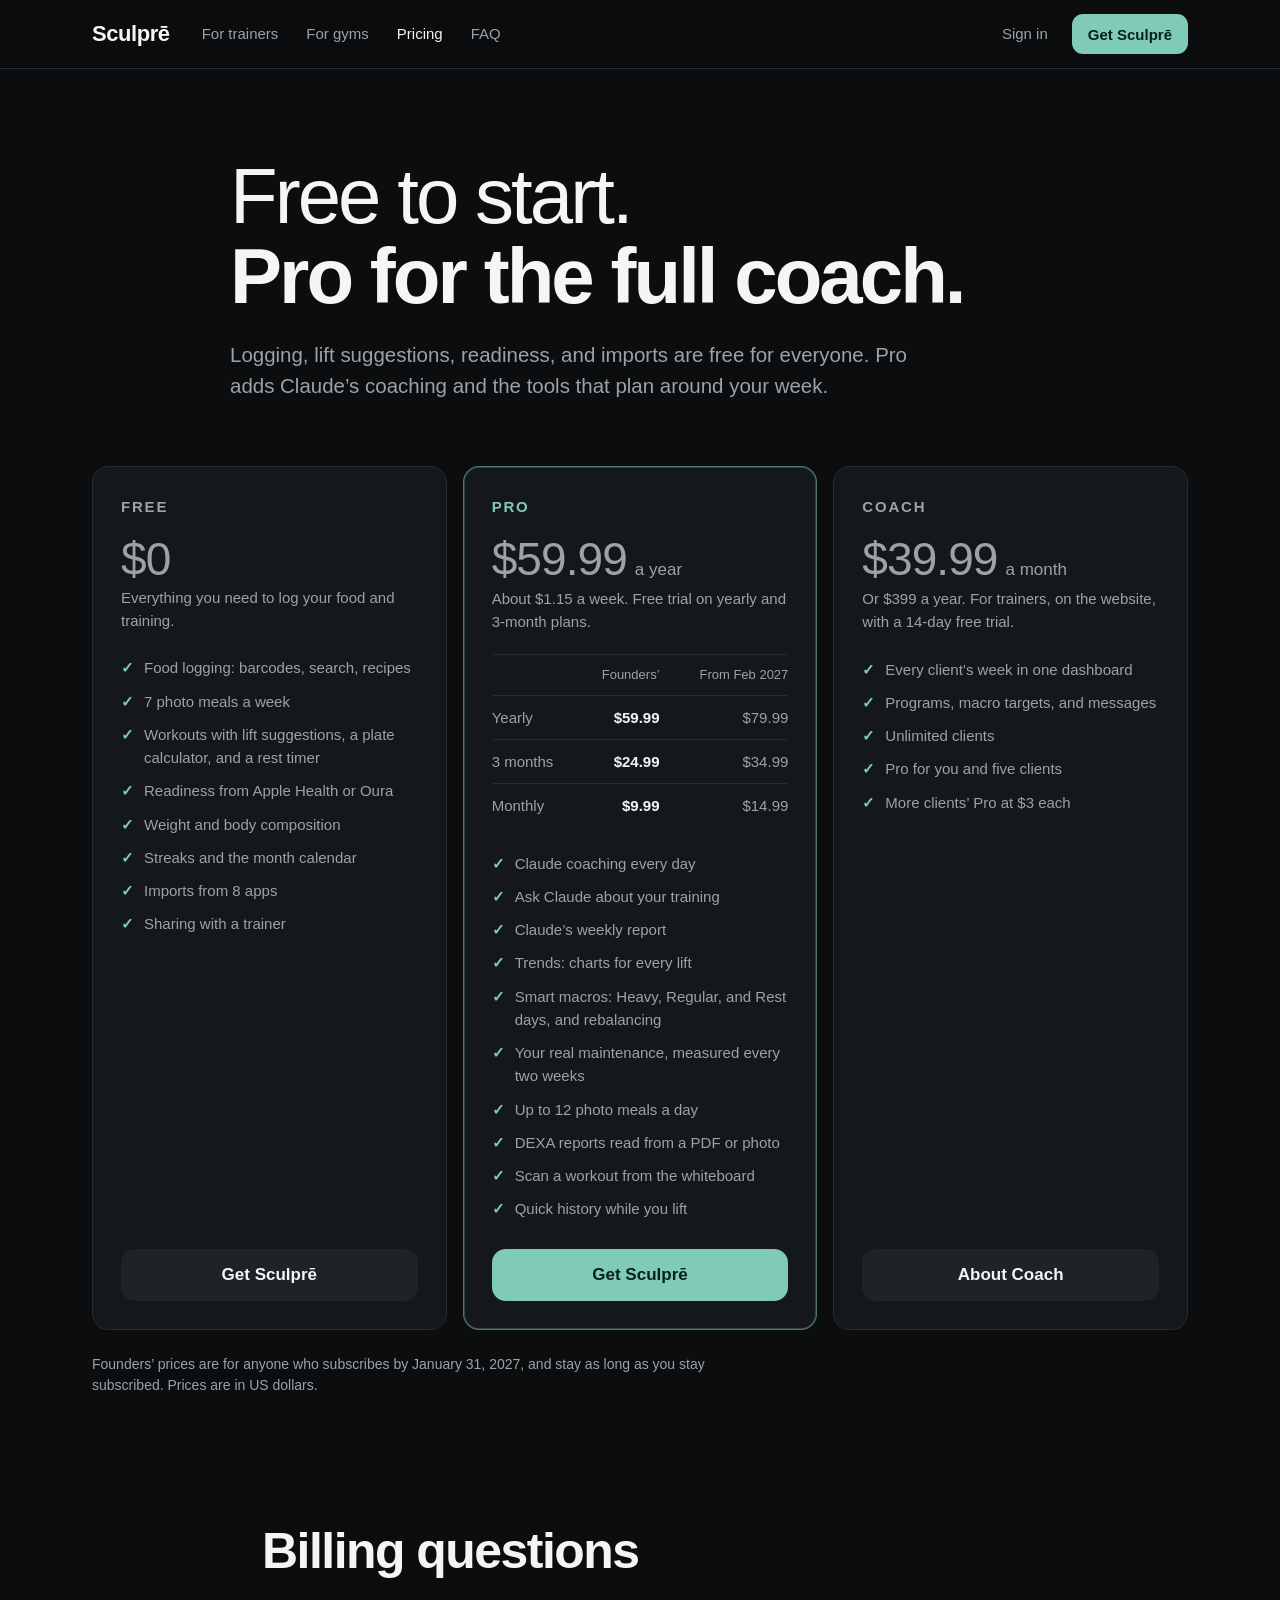
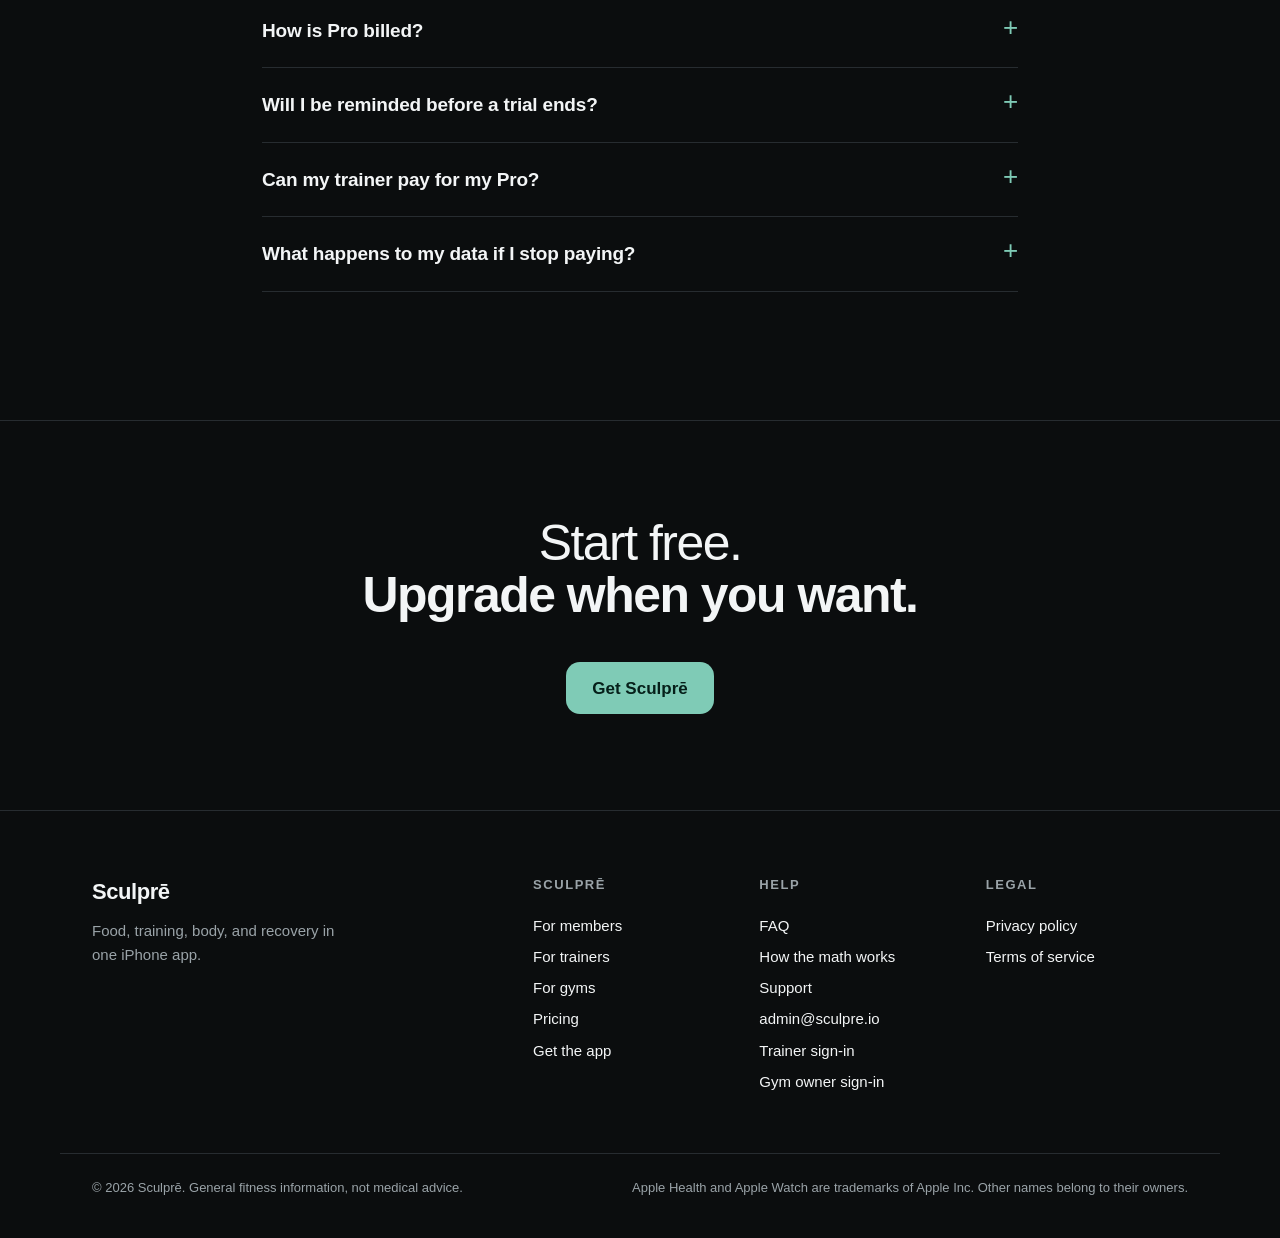
<file: pricing/index.html>
<!doctype html>
<html lang="en">
<head>
  <meta charset="utf-8">
  <meta name="viewport" content="width=device-width, initial-scale=1, viewport-fit=cover">
  <title>Sculprē pricing: free macro and workout tracker, Pro from $9.99</title>
  <meta name="description" content="Free to start. Pro adds Claude coaching, Smart macros, photo food logging, and trends from $9.99 a month, with founders’ prices through January 31, 2027.">
  
  <link rel="canonical" href="https://sculpre.io/pricing/">
  <meta name="theme-color" content="#0B0D0E">
  <meta name="color-scheme" content="dark">
  <meta property="og:type" content="website">
  <meta property="og:site_name" content="Sculprē">
  <meta property="og:title" content="Sculprē pricing: free macro and workout tracker, Pro from $9.99">
  <meta property="og:description" content="Free to start. Pro adds Claude coaching, Smart macros, photo food logging, and trends from $9.99 a month, with founders’ prices through January 31, 2027.">
  <meta property="og:url" content="https://sculpre.io/pricing/">
  <meta property="og:image" content="https://sculpre.io/assets/og.png?v=3">
  <meta property="og:image:width" content="1200">
  <meta property="og:image:height" content="630">
  <meta property="og:image:alt" content="Sculprē: you do the hard work. Sculprē helps it go further.">
  <meta property="og:locale" content="en_US">
  <meta name="twitter:card" content="summary_large_image">
  <meta name="apple-itunes-app" content="app-id=6816453981">
  <link rel="icon" type="image/png" href="/assets/icon-64.png">
  <link rel="apple-touch-icon" href="/assets/apple-touch-icon.png">
  <link rel="stylesheet" href="/assets/site.css">
  <script type="application/ld+json">{"@context":"https://schema.org","@graph":[{"@type":"BreadcrumbList","itemListElement":[{"@type":"ListItem","position":1,"name":"Sculprē","item":"https://sculpre.io/"},{"@type":"ListItem","position":2,"name":"Sculprē pricing","item":"https://sculpre.io/pricing/"}]}]}</script>
</head>
<body>
  <a class="skip" href="#main">Skip to content</a>
  <header class="top">
    <div class="wrap top-row">
      <a class="wordmark" href="/" aria-label="Sculprē home">Sculprē</a>
      <nav class="nav" aria-label="Main">
        <a href="/coach/">For trainers</a>
        <a href="/gyms/">For gyms</a>
        <a href="/pricing/" aria-current="page">Pricing</a>
        <a href="/faq/">FAQ</a>
      </nav>
      <div class="top-actions">
        <a class="quiet-link hide-sm" href="https://emontiel-health.expo.app">Sign in</a>
        <a class="btn btn-sm" href="/get/">Get Sculprē</a>
      </div>
    </div>
  </header>

  <main id="main">
    <section class="wrap page-head">
      <h1 class="display"><span class="thin">Free to start.</span> <span class="bold">Pro for the full coach.</span></h1>
      <p class="lead">Logging, lift suggestions, readiness, and imports are free for everyone. Pro adds Claude’s coaching and the tools that plan around your week.</p>
    </section>

    <section class="section" style="padding-top:64px">
      <div class="wrap plans">
        <div class="card plan">
          <div class="plan-name">Free</div>
          <div class="price"><span class="num">$0</span></div>
          <p class="sub">Everything you need to log your food and training.</p>
          <ul>
            <li>Food logging: barcodes, search, recipes</li>
            <li>7 photo meals a week</li>
            <li>Workouts with lift suggestions, a plate calculator, and a rest timer</li>
            <li>Readiness from Apple Health or Oura</li>
            <li>Weight and body composition</li>
            <li>Streaks and the month calendar</li>
            <li>Imports from 8 apps</li>
            <li>Sharing with a trainer</li>
          </ul>
          <a class="btn btn-ghost" href="/get/">Get Sculprē</a>
        </div>

        <div class="card plan featured">
          <div class="plan-name" style="color:var(--accent)">Pro</div>
          <div class="price"><span class="num">$59.99</span><span>a year</span></div>
          <p class="sub">About $1.15 a week. Free trial on yearly and 3-month plans.</p>
          <table class="price-table">
            <thead><tr><th></th><td>Founders’</td><td>From Feb 2027</td></tr></thead>
            <tbody>
              <tr><th>Yearly</th><td>$59.99</td><td class="later">$79.99</td></tr>
              <tr><th>3 months</th><td>$24.99</td><td class="later">$34.99</td></tr>
              <tr><th>Monthly</th><td>$9.99</td><td class="later">$14.99</td></tr>
            </tbody>
          </table>
          <ul>
            <li>Claude coaching every day</li>
            <li>Ask Claude about your training</li>
            <li>Claude’s weekly report</li>
            <li>Trends: charts for every lift</li>
            <li>Smart macros: Heavy, Regular, and Rest days, and rebalancing</li>
            <li>Your real maintenance, measured every two weeks</li>
            <li>Up to 12 photo meals a day</li>
            <li>DEXA reports read from a PDF or photo</li>
            <li>Scan a workout from the whiteboard</li>
            <li>Quick history while you lift</li>
          </ul>
          <a class="btn" href="/get/">Get Sculprē</a>
        </div>

        <div class="card plan">
          <div class="plan-name">Coach</div>
          <div class="price"><span class="num">$39.99</span><span>a month</span></div>
          <p class="sub">Or $399 a year. For trainers, on the website, with a 14-day free trial.</p>
          <ul>
            <li>Every client’s week in one dashboard</li>
            <li>Programs, macro targets, and messages</li>
            <li>Unlimited clients</li>
            <li>Pro for you and five clients</li>
            <li>More clients’ Pro at $3 each</li>
          </ul>
          <a class="btn btn-ghost" href="/coach/">About Coach</a>
        </div>
      </div>
      <div class="wrap">
        <p class="small" style="margin-top:24px;max-width:46em">Founders’ prices are for anyone who subscribes by January 31, 2027, and stay as long as you stay subscribed. Prices are in US dollars.</p>
      </div>
    </section>

    <section class="section">
      <div class="wrap faq-wrap">
        <h2 class="title" style="margin-bottom:16px">Billing questions</h2>
        <details class="qa"><summary>How is Pro billed?</summary><p>Through your Apple account, like any App Store subscription. You can cancel anytime on your iPhone: Settings → your name → Subscriptions → Sculprē Pro.</p></details>
        <details class="qa"><summary>Will I be reminded before a trial ends?</summary><p>Yes. Sculprē shows the trial’s dates before you start (today, a reminder two days before it ends, and the day the first charge comes) and sends that reminder.</p></details>
        <details class="qa"><summary>Can my trainer pay for my Pro?</summary><p>Yes. Trainers on Coach include Pro for five clients and can cover more. If yours does, Pro turns on in your app with nothing to buy.</p></details>
        <details class="qa"><summary>What happens to my data if I stop paying?</summary><p>Nothing. Your food, workouts, and body data stay on your phone and in the free app. Pro features simply turn off.</p></details>
      </div>
    </section>

    <section class="closing">
      <div class="wrap">
        <h2 class="title"><span class="thin">Start free.</span> <span class="bold">Upgrade when you want.</span></h2>
        <div class="cta-row"><a class="btn" href="/get/">Get Sculprē</a></div>
      </div>
    </section>

  </main>

  <footer class="foot">
    <div class="wrap foot-grid">
      <div class="foot-brand">
        <a class="wordmark" href="/">Sculprē</a>
        <p>Food, training, body, and recovery in one iPhone app.</p>
      </div>
      <nav class="foot-links" aria-label="Footer">
        <div>
          <p class="foot-h">Sculprē</p>
          <a href="/">For members</a>
          <a href="/coach/">For trainers</a>
          <a href="/gyms/">For gyms</a>
          <a href="/pricing/">Pricing</a>
          <a href="/get/">Get the app</a>
        </div>
        <div>
          <p class="foot-h">Help</p>
          <a href="/faq/">FAQ</a>
          <a href="/how-it-works/">How the math works</a>
          <a href="https://emontiel-health.expo.app/support">Support</a>
          <a href="mailto:admin@sculpre.io">admin@sculpre.io</a>
          <a href="https://emontiel-health.expo.app">Trainer sign-in</a>
          <a href="https://emontiel-health.expo.app/gym">Gym owner sign-in</a>
        </div>
        <div>
          <p class="foot-h">Legal</p>
          <a href="https://emontiel-health.expo.app/privacy">Privacy policy</a>
          <a href="https://emontiel-health.expo.app/terms">Terms of service</a>
        </div>
      </nav>
    </div>
    <div class="wrap foot-base">
      <p>© 2026 Sculprē. General fitness information, not medical advice.</p>
      <p>Apple Health and Apple Watch are trademarks of Apple Inc. Other names belong to their owners.</p>
    </div>
  </footer>
</body>
</html>
</file>
<file: assets/site.css>
/* Sculprē marketing site. Graphite and Patina, the app's dark palette (src/constants/theme.ts):
   near-black graphite, one patina accent, and each data color keeping its one meaning
   (calories share the accent, protein rose, net carbs gold, fat slate, water sky, steps lavender). */

:root {
  --bg: #0B0D0E;
  --card: #15181A;
  --card-alt: #1F2326;
  --raised: #33393D;
  --border: #272C30;
  --text: #F3F5F6;
  --text-2: #9AA3A8;
  --accent: #7FCBB6;
  --on-accent: #06201A;
  --protein: #EE8FB0;
  --carbs: #E8C66A;
  --fat: #93A8D4;
  --water: #62B6E5;
  --steps: #B9A1F4;
  --warn: #F2B35C;
  --bad: #F27D6E;

  --sans: -apple-system, BlinkMacSystemFont, "SF Pro Display", "SF Pro Text", "Helvetica Neue", "Segoe UI", Roboto, Arial, sans-serif;
  --rounded: ui-rounded, "SF Pro Rounded", -apple-system, BlinkMacSystemFont, "Segoe UI", Roboto, sans-serif;

  --max: 1160px;
  --gutter: 32px;
  --radius: 16px;
  color-scheme: dark;
}

*, *::before, *::after { box-sizing: border-box; }
html { -webkit-text-size-adjust: 100%; text-size-adjust: 100%; scroll-padding-top: 88px; }
body {
  margin: 0;
  background: var(--bg);
  color: var(--text);
  font-family: var(--sans);
  font-size: 17px;
  line-height: 1.55;
  -webkit-font-smoothing: antialiased;
  -moz-osx-font-smoothing: grayscale;
  overflow-x: hidden;
}
img, svg { display: block; max-width: 100%; }
a { color: inherit; }
p { margin: 0; }
h1, h2, h3 { margin: 0; font-weight: 700; text-wrap: balance; }
:focus-visible { outline: 2px solid var(--accent); outline-offset: 3px; border-radius: 6px; }

.wrap { width: 100%; max-width: var(--max); margin: 0 auto; padding: 0 var(--gutter); }
.skip { position: absolute; left: -9999px; top: 8px; z-index: 20; background: var(--accent); color: var(--on-accent); padding: 8px 14px; border-radius: 10px; font-weight: 600; }
.skip:focus { left: 16px; }
.num { font-family: var(--rounded); font-variant-numeric: tabular-nums; font-weight: 600; }

/* Header */
.top {
  position: sticky; top: 0; z-index: 10;
  background: rgba(11, 13, 14, 0.82);
  -webkit-backdrop-filter: saturate(140%) blur(16px);
  backdrop-filter: saturate(140%) blur(16px);
  border-bottom: 1px solid var(--border);
}
.top-row { display: flex; align-items: center; gap: 32px; height: 68px; }
.wordmark { font-weight: 700; font-size: 22px; letter-spacing: -0.02em; text-decoration: none; }
.nav { display: flex; gap: 28px; flex: 1; }
.nav a, .quiet-link { color: var(--text-2); text-decoration: none; font-size: 15px; font-weight: 500; transition: color .15s; }
.nav a:hover, .quiet-link:hover, .nav a[aria-current="page"] { color: var(--text); }
.top-actions { display: flex; align-items: center; gap: 24px; }

/* Buttons */
.btn {
  display: inline-flex; align-items: center; justify-content: center; gap: 10px;
  min-height: 52px; padding: 0 26px;
  background: var(--accent); color: var(--on-accent);
  border-radius: 14px; border: 0;
  font: 600 17px/1 var(--sans); text-decoration: none;
  transition: filter .15s, transform .15s;
}
.btn:hover { filter: brightness(1.08); }
.btn:active { transform: translateY(1px); }
.btn-sm { min-height: 40px; padding: 0 16px; font-size: 15px; border-radius: 11px; }
.btn-ghost { background: var(--card-alt); color: var(--text); }
.btn-ghost:hover { filter: brightness(1.25); }
.text-link { color: var(--accent); text-decoration: none; font-weight: 600; }
.text-link:hover { text-decoration: underline; text-underline-offset: 3px; }
.text-link::after { content: " →"; }
.text-link.inline { font-weight: 500; }
.text-link.inline::after { content: none; }

/* Type */
.display { font-size: clamp(42px, 6.4vw, 78px); line-height: 1.02; letter-spacing: -0.038em; }
.display .thin, .title .thin { display: block; font-weight: 300; color: var(--text); }
.display .bold, .title .bold { display: block; font-weight: 800; }
.title { font-size: clamp(32px, 3.9vw, 50px); line-height: 1.06; letter-spacing: -0.03em; }
.eyebrow { color: var(--accent); font-size: 13px; font-weight: 700; letter-spacing: 0.16em; text-transform: uppercase; margin-bottom: 18px; }
.lead { font-size: clamp(18px, 1.6vw, 21px); line-height: 1.5; color: var(--text-2); max-width: 34em; }
.muted { color: var(--text-2); }
.small { font-size: 14px; color: var(--text-2); }

/* Sections */
.section { padding: 128px 0 0; }
.section-head { max-width: 760px; margin-bottom: 56px; }
.section-head .lead { margin-top: 20px; }
.rule { border-top: 1px solid var(--border); }

/* Hero */
.hero { padding: 88px 0 0; }
.hero-grid { display: grid; grid-template-columns: 1.05fr 0.95fr; gap: 48px; align-items: center; }
.hero .display { font-size: clamp(40px, 5.2vw, 66px); }
.hero .lead { margin-top: 28px; }
.cta-row { display: flex; flex-wrap: wrap; align-items: center; gap: 16px 28px; margin-top: 40px; }
.cta-note { display: flex; align-items: center; gap: 12px; margin-top: 28px; color: var(--text-2); font-size: 15px; }
.cta-note img { width: 40px; height: 40px; border-radius: 10px; }

/* Cards and grids */
.card { background: var(--card); border: 1px solid var(--border); border-radius: var(--radius); padding: 28px; }
.card h3 { font-size: 20px; letter-spacing: -0.015em; line-height: 1.25; margin-bottom: 10px; }
.card p { color: var(--text-2); }
.grid-3 { display: grid; grid-template-columns: repeat(3, 1fr); gap: 16px; }
.grid-2 { display: grid; grid-template-columns: repeat(2, 1fr); gap: 16px; }
.tag { display: inline-block; font-size: 12px; font-weight: 700; letter-spacing: 0.08em; color: var(--accent); border: 1px solid rgba(127, 203, 182, 0.35); border-radius: 999px; padding: 3px 9px; margin-bottom: 14px; }

/* Feature rows: text beside a picture */
.feature { display: grid; grid-template-columns: 1fr 1fr; gap: 72px; align-items: center; }
.feature.flip .feature-copy { order: 2; }
.feature-copy .title { margin-bottom: 22px; }
.points { list-style: none; padding: 0; margin: 28px 0 0; display: grid; gap: 18px; }
.points li { position: relative; padding-left: 30px; color: var(--text-2); }
.points li strong { color: var(--text); font-weight: 600; }
.points li::before { content: ""; position: absolute; left: 2px; top: 0.62em; width: 14px; height: 2px; border-radius: 2px; background: var(--accent); }
.pro-mark { font-size: 11px; font-weight: 700; letter-spacing: 0.08em; color: var(--accent); margin-left: 6px; vertical-align: 1px; }

.checks { list-style: none; padding: 0; margin: 32px 0 0; display: grid; gap: 12px; }
.checks li { display: flex; gap: 12px; align-items: baseline; }
.checks li::before { content: "✓"; color: var(--accent); font-weight: 800; width: 16px; flex: none; }

/* Panels: drawn pieces of the app */
.panel { background: var(--card); border: 1px solid var(--border); border-radius: 22px; padding: 28px; }
.panel-label { font-size: 12px; font-weight: 700; letter-spacing: 0.12em; text-transform: uppercase; color: var(--text-2); }

/* Phones */
.phones { position: relative; height: 660px; }
.phone {
  position: absolute; width: 304px; height: 640px;
  border-radius: 52px; padding: 10px; background: #000;
  box-shadow: 0 0 0 1px #3A4045, 0 0 0 5px #121517, 0 0 0 6px #2A2F33, 0 50px 90px -30px rgba(0, 0, 0, 0.9);
}
.phone .screen { position: relative; height: 100%; border-radius: 42px; overflow: hidden; background: var(--bg); padding: 50px 14px 0; font-size: 12px; line-height: 1.35; }
.phone .island { position: absolute; top: 11px; left: 50%; width: 92px; height: 27px; margin-left: -46px; border-radius: 20px; background: #000; }
.phone .status { position: absolute; top: 15px; left: 30px; font: 600 13px/1 var(--sans); }
.phone-front { left: 0; top: 0; z-index: 2; }
.phone-back { right: 0; top: 44px; transform: scale(0.94); transform-origin: top right; opacity: 0.9; }

.s-date { font-size: 10px; letter-spacing: 0.08em; color: var(--text-2); text-transform: uppercase; }
.s-title { font-size: 27px; font-weight: 700; letter-spacing: -0.02em; margin: 2px 0 10px; }
.s-card { background: var(--card); border: 1px solid var(--border); border-radius: 14px; padding: 11px 12px; margin-bottom: 8px; }
.s-head { display: flex; justify-content: space-between; align-items: baseline; font-weight: 600; font-size: 13px; margin-bottom: 8px; }
.s-head span { color: var(--accent); font-weight: 500; font-size: 12px; }
.s-label { font-size: 9.5px; letter-spacing: 0.1em; color: var(--text-2); text-transform: uppercase; }
.s-ready { display: flex; align-items: center; gap: 12px; margin-top: 4px; }
.s-ready .num { font-size: 44px; line-height: 1; color: var(--accent); }
.s-ready b { display: block; font-size: 15px; letter-spacing: -0.01em; }
.s-ready small { color: var(--text-2); font-size: 11.5px; }
.s-list { margin: 0; padding-left: 14px; font-size: 11.5px; }
.s-list li::marker { color: var(--accent); }
.s-fuel { display: grid; grid-template-columns: 92px 1fr; gap: 12px; align-items: center; }
.s-macro { display: flex; justify-content: space-between; font-size: 10.5px; line-height: 1.25; margin-bottom: 5px; }
.s-macro em { font-style: normal; display: block; font-size: 9px; letter-spacing: 0.08em; text-transform: uppercase; }
.s-macro b { font-weight: 600; font-size: 10.5px; }
.s-bar { height: 5px; border-radius: 3px; background: var(--card-alt); overflow: hidden; margin: 6px 0 2px; }
.s-bar i { display: block; height: 100%; border-radius: 3px; }
.s-row { display: flex; justify-content: space-between; font-size: 11.5px; }
.s-tabs { position: absolute; left: 10px; right: 10px; bottom: 12px; display: flex; justify-content: space-around; align-items: center; height: 50px; border-radius: 26px; background: rgba(31, 35, 38, 0.92); border: 1px solid #30363A; font-size: 9.5px; color: var(--text); }
.s-tabs span { padding: 7px 10px; border-radius: 18px; }
.s-tabs .on { background: #33393D; color: var(--accent); }
.s-btn { display: block; text-align: center; background: var(--accent); color: var(--on-accent); font-weight: 600; border-radius: 10px; padding: 9px; font-size: 12.5px; margin-top: 10px; }
.s-btn.ghost { background: var(--card-alt); color: var(--accent); }

/* Workout sets */
.sets { width: 100%; border-collapse: collapse; font-size: 11.5px; }
.sets th { font-size: 9px; letter-spacing: 0.08em; color: var(--text-2); font-weight: 600; text-align: left; padding: 0 0 6px; }
.sets td { padding: 5px 0; border-top: 1px solid var(--border); }
.sets .next { color: var(--accent); }
.sets .done { color: var(--accent); font-weight: 700; }
.sets .wu { color: var(--text-2); }

/* Macro wheel */
.wheel circle { fill: none; stroke-width: 8; stroke-linecap: round; }
.wheel .track { stroke: var(--card-alt); }
.wheel .arc { transform: rotate(-90deg); transform-origin: 60px 60px; stroke-dasharray: 100 100; animation: fill 1.4s cubic-bezier(.2, .7, .2, 1) both 0.3s; }
@keyframes fill { from { stroke-dashoffset: 100; } }

/* Diary */
.diary-meal { display: flex; justify-content: space-between; align-items: baseline; padding: 18px 0 8px; font-weight: 600; }
.diary-meal span { font-size: 14px; color: var(--text-2); font-weight: 500; }
.diary-item { display: flex; justify-content: space-between; gap: 16px; padding: 12px 0; border-top: 1px solid var(--border); }
.diary-item b { font-weight: 500; display: block; }
.diary-item small { font-size: 14px; color: var(--text-2); }
.diary-item .kcal { color: var(--text); font-size: 15px; white-space: nowrap; }
.m-p { color: var(--protein); } .m-c { color: var(--carbs); } .m-f { color: var(--fat); }

/* Week of targets */
.week { display: grid; grid-template-columns: repeat(7, 1fr); gap: 10px; align-items: end; height: 220px; margin-top: 22px; }
.week-day { display: flex; flex-direction: column; justify-content: flex-end; gap: 3px; height: 100%; }
.week-day i { display: block; border-radius: 5px; }
.week-day .p { background: var(--protein); }
.week-day .c { background: var(--carbs); }
.week-day .f { background: var(--fat); }
.week-day .cut { border: 1.5px dashed rgba(232, 198, 106, 0.55); background: transparent; }
.week-names { display: grid; grid-template-columns: repeat(7, 1fr); gap: 10px; margin-top: 10px; text-align: center; font-size: 13px; color: var(--text-2); }
.week-names b { display: block; color: var(--text); font-weight: 600; font-size: 14px; }
.legend { display: flex; flex-wrap: wrap; gap: 8px 18px; margin-top: 22px; font-size: 14px; color: var(--text-2); }
.legend span { display: inline-flex; align-items: center; gap: 7px; }
.legend i { width: 10px; height: 10px; border-radius: 3px; display: inline-block; }

/* Weight chart */
.chart-top { display: flex; justify-content: space-between; align-items: flex-end; gap: 16px; }
.chart-top .num { font-size: 52px; line-height: 1; letter-spacing: -0.02em; }
.chart-top .num small { font-size: 22px; color: var(--text-2); font-weight: 500; margin-left: 4px; }
.delta { color: var(--accent); font-weight: 600; }
.chart { margin-top: 26px; }
.chart .dot { fill: #4A5358; }
.chart .trend { fill: none; stroke: var(--accent); stroke-width: 3; stroke-linecap: round; stroke-linejoin: round; }
.chart .goal { stroke: var(--text-2); stroke-dasharray: 4 6; stroke-width: 1.5; }
.chart text { fill: var(--text-2); font: 500 12px var(--sans); }
.scan { display: flex; justify-content: space-between; gap: 12px; margin-top: 22px; padding-top: 18px; border-top: 1px solid var(--border); font-size: 15px; }
.scan div b { display: block; font-family: var(--rounded); font-variant-numeric: tabular-nums; font-size: 20px; }
.scan div span { color: var(--text-2); font-size: 13px; }

/* Privacy */
.privacy { display: grid; grid-template-columns: 0.9fr 1.1fr; gap: 64px; align-items: start; }
.lock { width: 52px; height: 52px; border-radius: 14px; background: rgba(127, 203, 182, 0.12); display: grid; place-items: center; margin-bottom: 28px; }
.facts { display: grid; gap: 0; }
.fact { padding: 24px 0; border-top: 1px solid var(--border); }
.fact:last-child { border-bottom: 1px solid var(--border); }
.fact h3 { font-size: 19px; margin-bottom: 6px; letter-spacing: -0.01em; }
.fact p { color: var(--text-2); }

/* Works with */
.names { display: flex; flex-wrap: wrap; gap: 10px; margin-top: 8px; }
.names span { border: 1px solid var(--border); background: var(--card); border-radius: 999px; padding: 9px 16px; font-size: 15px; }
.names .via { color: var(--text-2); }

/* Plans */
.plans { display: grid; grid-template-columns: repeat(3, 1fr); gap: 16px; align-items: stretch; }
.plan { display: flex; flex-direction: column; }
.plan-name { font-size: 15px; font-weight: 700; letter-spacing: 0.12em; text-transform: uppercase; color: var(--text-2); }
.plan .price { display: flex; align-items: baseline; gap: 8px; margin: 18px 0 4px; }
.plan .price .num { font-size: 46px; line-height: 1; letter-spacing: -0.02em; }
.plan .price span { color: var(--text-2); font-weight: 500; }
.plan .sub { color: var(--text-2); font-size: 15px; min-height: 2.8em; }
.plan ul { list-style: none; padding: 0; margin: 24px 0 28px; display: grid; gap: 10px; align-content: start; font-size: 15px; flex: 1; }
.plan ul li { display: flex; gap: 10px; align-items: baseline; color: var(--text-2); }
.plan ul li::before { content: "✓"; color: var(--accent); font-weight: 800; flex: none; }
.plan.featured { border-color: rgba(127, 203, 182, 0.55); box-shadow: inset 0 0 0 1px rgba(127, 203, 182, 0.25); }
.plan .btn { width: 100%; }
.price-table { width: 100%; border-collapse: collapse; margin-top: 20px; font-size: 15px; }
.price-table th, .price-table td { text-align: left; padding: 10px 0; border-top: 1px solid var(--border); }
.price-table th { font-weight: 500; color: var(--text-2); white-space: nowrap; }
.price-table thead td { font-family: var(--sans); font-size: 13px; font-weight: 500; color: var(--text-2); padding-left: 12px; }
.price-table td { text-align: right; font-family: var(--rounded); font-variant-numeric: tabular-nums; font-weight: 600; }
.price-table .later { color: var(--text-2); font-weight: 500; }

/* Coach dashboard picture */
.browser { border: 1px solid var(--border); border-radius: 18px; overflow: hidden; background: var(--bg); box-shadow: 0 50px 100px -40px rgba(0, 0, 0, 0.9); }
.browser-bar { display: flex; align-items: center; gap: 7px; padding: 12px 16px; background: var(--card); border-bottom: 1px solid var(--border); font-size: 13px; color: var(--text-2); }
.browser-bar i { width: 11px; height: 11px; border-radius: 50%; opacity: 0.8; }
.browser-bar span { margin-left: 14px; }
.browser-body { padding: 20px; display: grid; grid-template-columns: repeat(3, 1fr); gap: 14px; }
.client { background: var(--card); border: 1px solid var(--border); border-radius: 14px; padding: 18px; display: grid; gap: 12px; font-size: 14px; }
.client-name { display: flex; justify-content: space-between; align-items: center; font-weight: 600; font-size: 16px; }
.client-name i { width: 9px; height: 9px; border-radius: 50%; }
.client .flag { font-size: 13px; }
.client .row { display: flex; justify-content: space-between; color: var(--text-2); font-size: 13px; }
.client .row b { color: var(--text); font-weight: 500; }
.client .bar { height: 5px; border-radius: 3px; background: var(--card-alt); overflow: hidden; margin-top: 5px; }
.client .bar i { display: block; height: 100%; border-radius: 3px; }

.steps-list { list-style: none; padding: 0; margin: 0; display: grid; grid-template-columns: repeat(3, 1fr); gap: 16px; counter-reset: step; }
.steps-list li { counter-increment: step; }
.steps-list li::before { content: counter(step); display: grid; place-items: center; width: 34px; height: 34px; border-radius: 50%; background: var(--card-alt); color: var(--accent); font: 700 15px/1 var(--rounded); margin-bottom: 18px; }

.band { display: grid; grid-template-columns: minmax(0, 1fr) auto; gap: 24px 48px; align-items: center; }
.band h3 { font-size: 24px; }

/* Closing band */
.closing { margin-top: 128px; padding: 96px 0; border-top: 1px solid var(--border); text-align: center; }
.closing .title { margin: 0 auto; max-width: 14em; }
.closing .cta-row { justify-content: center; }

/* FAQ */
.faq-wrap { max-width: 820px; }
.faq-group { margin-top: 56px; }
.faq-group h2 { font-size: 13px; font-weight: 700; letter-spacing: 0.16em; text-transform: uppercase; color: var(--accent); margin-bottom: 8px; }
.qa { border-bottom: 1px solid var(--border); }
.qa summary { list-style: none; cursor: pointer; display: flex; justify-content: space-between; gap: 24px; padding: 22px 0; font-size: 19px; font-weight: 600; letter-spacing: -0.01em; }
.qa summary::-webkit-details-marker { display: none; }
.qa summary::after { content: "+"; color: var(--accent); font-weight: 400; font-size: 26px; line-height: 0.9; transition: transform .2s; }
.qa[open] summary::after { transform: rotate(45deg); }
.qa p { color: var(--text-2); padding: 0 0 24px; max-width: 44em; }

/* Plain pages */
.page-head { padding: 88px 0 0; max-width: 820px; }
.page-head .lead { margin-top: 24px; }

/* How it works (the math) */
.math .section-head { margin-bottom: 36px; }
.formula { background: var(--card); border: 1px solid var(--border); border-left: 3px solid var(--accent); border-radius: var(--radius); padding: 22px 26px; font-size: clamp(18px, 2.2vw, 24px); font-weight: 700; letter-spacing: -0.01em; margin-bottom: 16px; }
.math-cards { margin-top: 16px; }
.card.measured { margin-top: 16px; }
.table-scroll { overflow-x: auto; -webkit-overflow-scrolling: touch; border: 1px solid var(--border); border-radius: var(--radius); }
.math-table { width: 100%; border-collapse: collapse; font-size: 15px; min-width: 560px; }
.math-table th, .math-table td { text-align: left; padding: 14px 18px; border-bottom: 1px solid var(--border); vertical-align: top; }
.math-table thead th { background: var(--card); color: var(--text-2); font-size: 12px; font-weight: 700; letter-spacing: 0.1em; text-transform: uppercase; }
.math-table tbody tr:last-child td { border-bottom: 0; }
.math-table td:first-child { font-weight: 600; white-space: nowrap; }
.math-table td:last-child { color: var(--text-2); }
.math-note { margin-top: 16px; max-width: 46em; }
.worked { list-style: none; padding: 0; margin: 0; border: 1px solid var(--border); border-radius: var(--radius); overflow: hidden; }
.worked li { display: grid; grid-template-columns: 11em 7em 1fr; gap: 16px; align-items: baseline; padding: 14px 20px; border-bottom: 1px solid var(--border); }
.worked li:last-child { border-bottom: 0; }
.worked span { color: var(--text-2); }
.worked b { font-size: 22px; font-variant-numeric: tabular-nums; letter-spacing: -0.01em; }
.worked em { font-style: normal; color: var(--text-2); font-size: 14px; }
.worked .total { background: var(--card); }
.worked .total b { color: var(--accent); }
.sources { list-style: none; padding: 0; margin: 0; display: grid; grid-template-columns: 1fr 1fr; gap: 10px 32px; }
.sources li { font-size: 15px; color: var(--text-2); }
.sources .text-link { font-weight: 500; }

/* Footer */
.foot { margin-top: 0; border-top: 1px solid var(--border); padding: 64px 0 40px; font-size: 15px; }
.foot-grid { display: grid; grid-template-columns: 1.2fr 2fr; gap: 48px; }
.foot-brand p { color: var(--text-2); margin-top: 10px; max-width: 18em; }
.foot-links { display: grid; grid-template-columns: repeat(3, 1fr); gap: 24px; }
.foot-links .foot-h { font-size: 13px; letter-spacing: 0.12em; text-transform: uppercase; color: var(--text-2); font-weight: 600; margin-bottom: 14px; }
.foot-links a { display: block; color: var(--text); text-decoration: none; padding: 4px 0; overflow-wrap: anywhere; }
.foot-links a:hover { color: var(--accent); }
.foot-base { display: flex; flex-wrap: wrap; justify-content: space-between; gap: 8px 24px; margin-top: 56px; padding-top: 24px; border-top: 1px solid var(--border); color: var(--text-2); font-size: 13px; }

/* Tablet */
@media (max-width: 1020px) {
  .hero-grid, .feature, .privacy { grid-template-columns: 1fr; gap: 56px; }
  .feature.flip .feature-copy { order: 0; }
  .phones { height: 660px; max-width: 560px; width: 100%; margin: 0 auto; }
  .plans { grid-template-columns: 1fr; max-width: 560px; }
  .browser-body { grid-template-columns: 1fr; }
  .browser-body .client:nth-child(n+3) { display: none; }
}

/* Phone */
@media (max-width: 720px) {
  :root { --gutter: 16px; }
  body { font-size: 16px; }
  .top-row { flex-wrap: wrap; height: auto; padding-top: 12px; padding-bottom: 10px; gap: 10px 16px; }
  .wordmark { flex: 1; }
  .nav { order: 3; flex-basis: 100%; gap: 22px; }
  .hide-sm { display: none; }
  .hero { padding-top: 48px; }
  .section { padding-top: 88px; }
  .section-head { margin-bottom: 36px; }
  .grid-3, .grid-2, .steps-list { grid-template-columns: 1fr; }
  .card, .panel { padding: 22px; }
  .phones { height: 600px; }
  .phone-back { display: none; }
  .phone-front { left: 50%; margin-left: -152px; }
  .week { height: 170px; gap: 6px; }
  .week-names { gap: 6px; font-size: 11px; }
  .week-names b { font-size: 12px; }
  .chart-top .num { font-size: 42px; }
  .closing { margin-top: 88px; padding: 72px 0; }
  .foot-grid { grid-template-columns: 1fr; gap: 36px; }
  .foot-links { grid-template-columns: 1fr 1fr; }
  .qa summary { font-size: 17px; }
  .band { grid-template-columns: 1fr; }
  .worked li { grid-template-columns: 1fr auto; gap: 2px 12px; }
  .worked em { grid-column: 1 / -1; }
  .sources { grid-template-columns: 1fr; }
  /* Tables become a card per row on a phone: the first cell titles it, the rest carry their column's name. */
  .table-scroll { overflow: visible; }
  .math-table { min-width: 0; font-size: 15px; }
  .math-table thead { display: none; }
  .math-table, .math-table tbody, .math-table tr, .math-table td { display: block; }
  .math-table tr { padding: 14px 18px; border-bottom: 1px solid var(--border); }
  .math-table tbody tr:last-child { border-bottom: 0; }
  .math-table td { padding: 4px 0; border: 0; }
  .math-table td:first-child { font-size: 17px; padding-bottom: 6px; }
  .math-table td:not(:first-child)::before { content: attr(data-label); display: block; font-size: 11px; font-weight: 700; letter-spacing: 0.1em; text-transform: uppercase; color: var(--text-2); margin-bottom: 2px; }
}

@media (prefers-reduced-motion: reduce) {
  *, *::before, *::after { animation: none !important; transition: none !important; }
}
</file>
